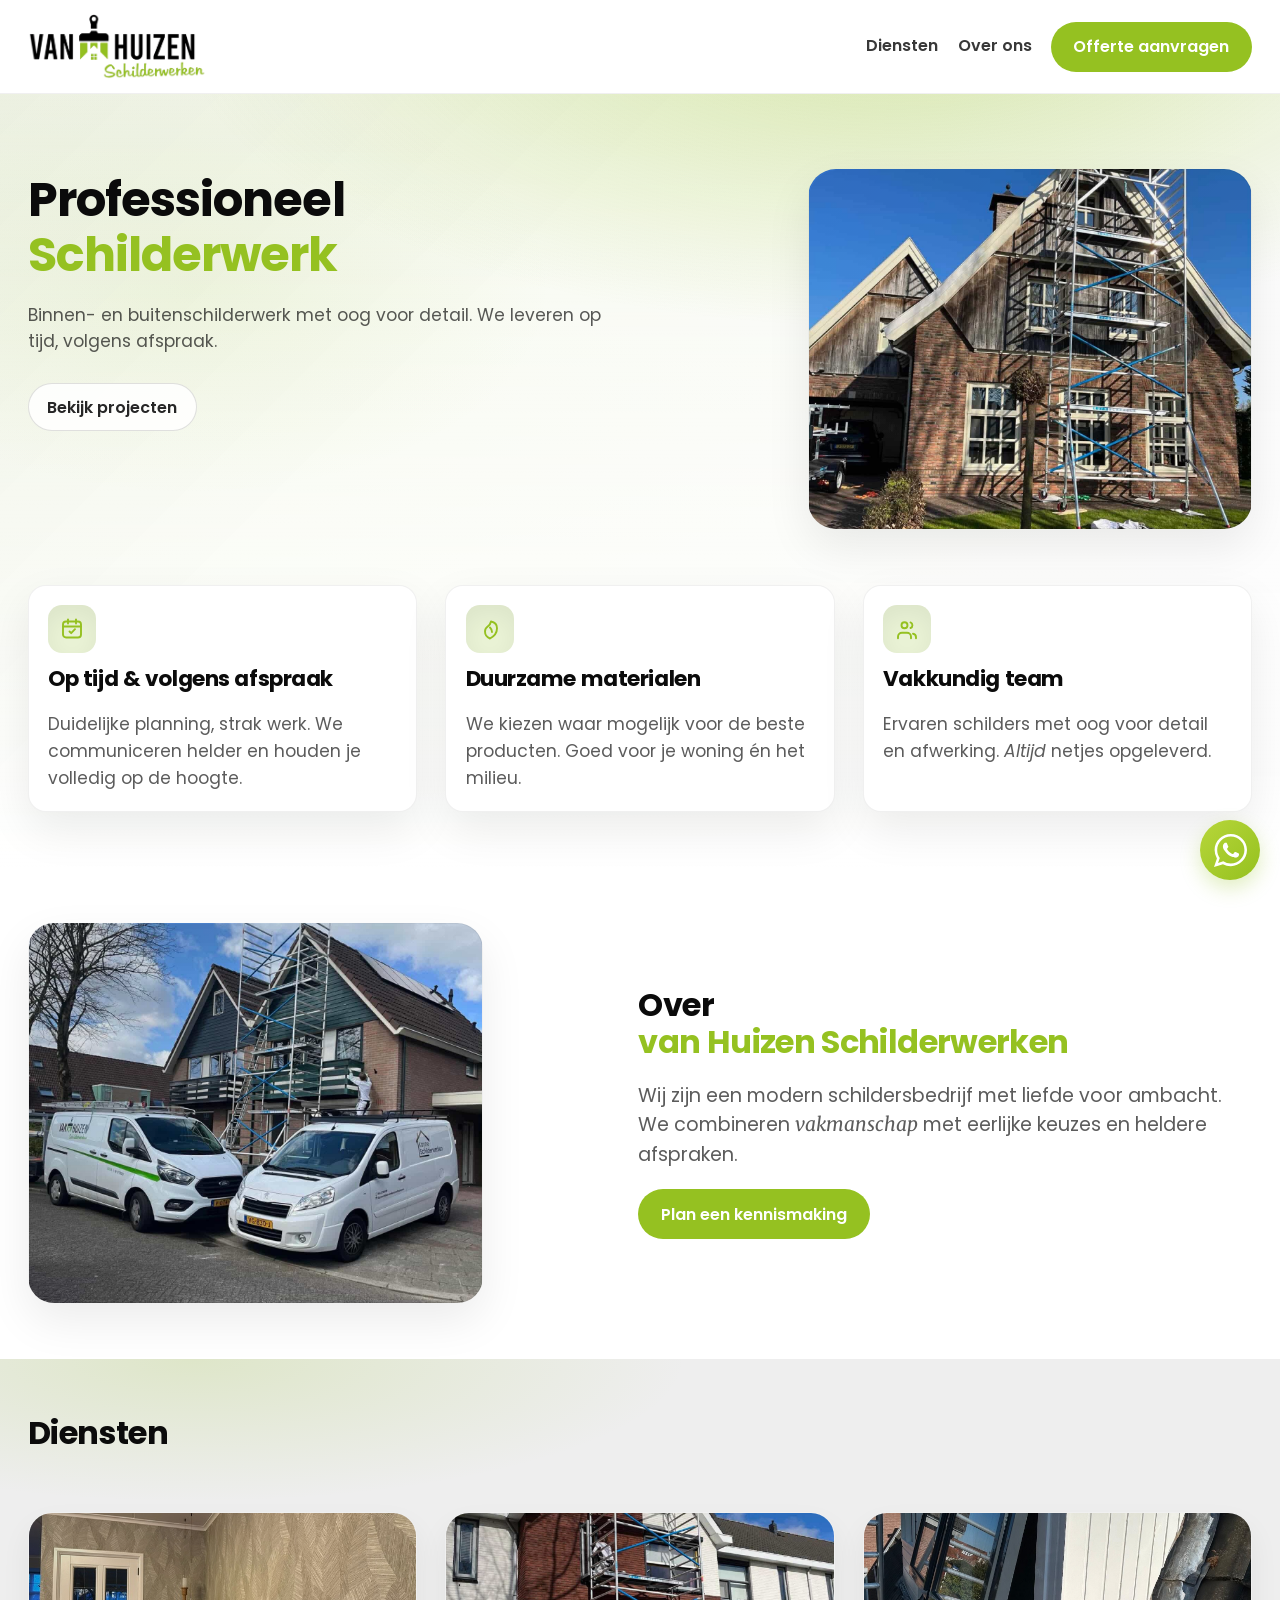
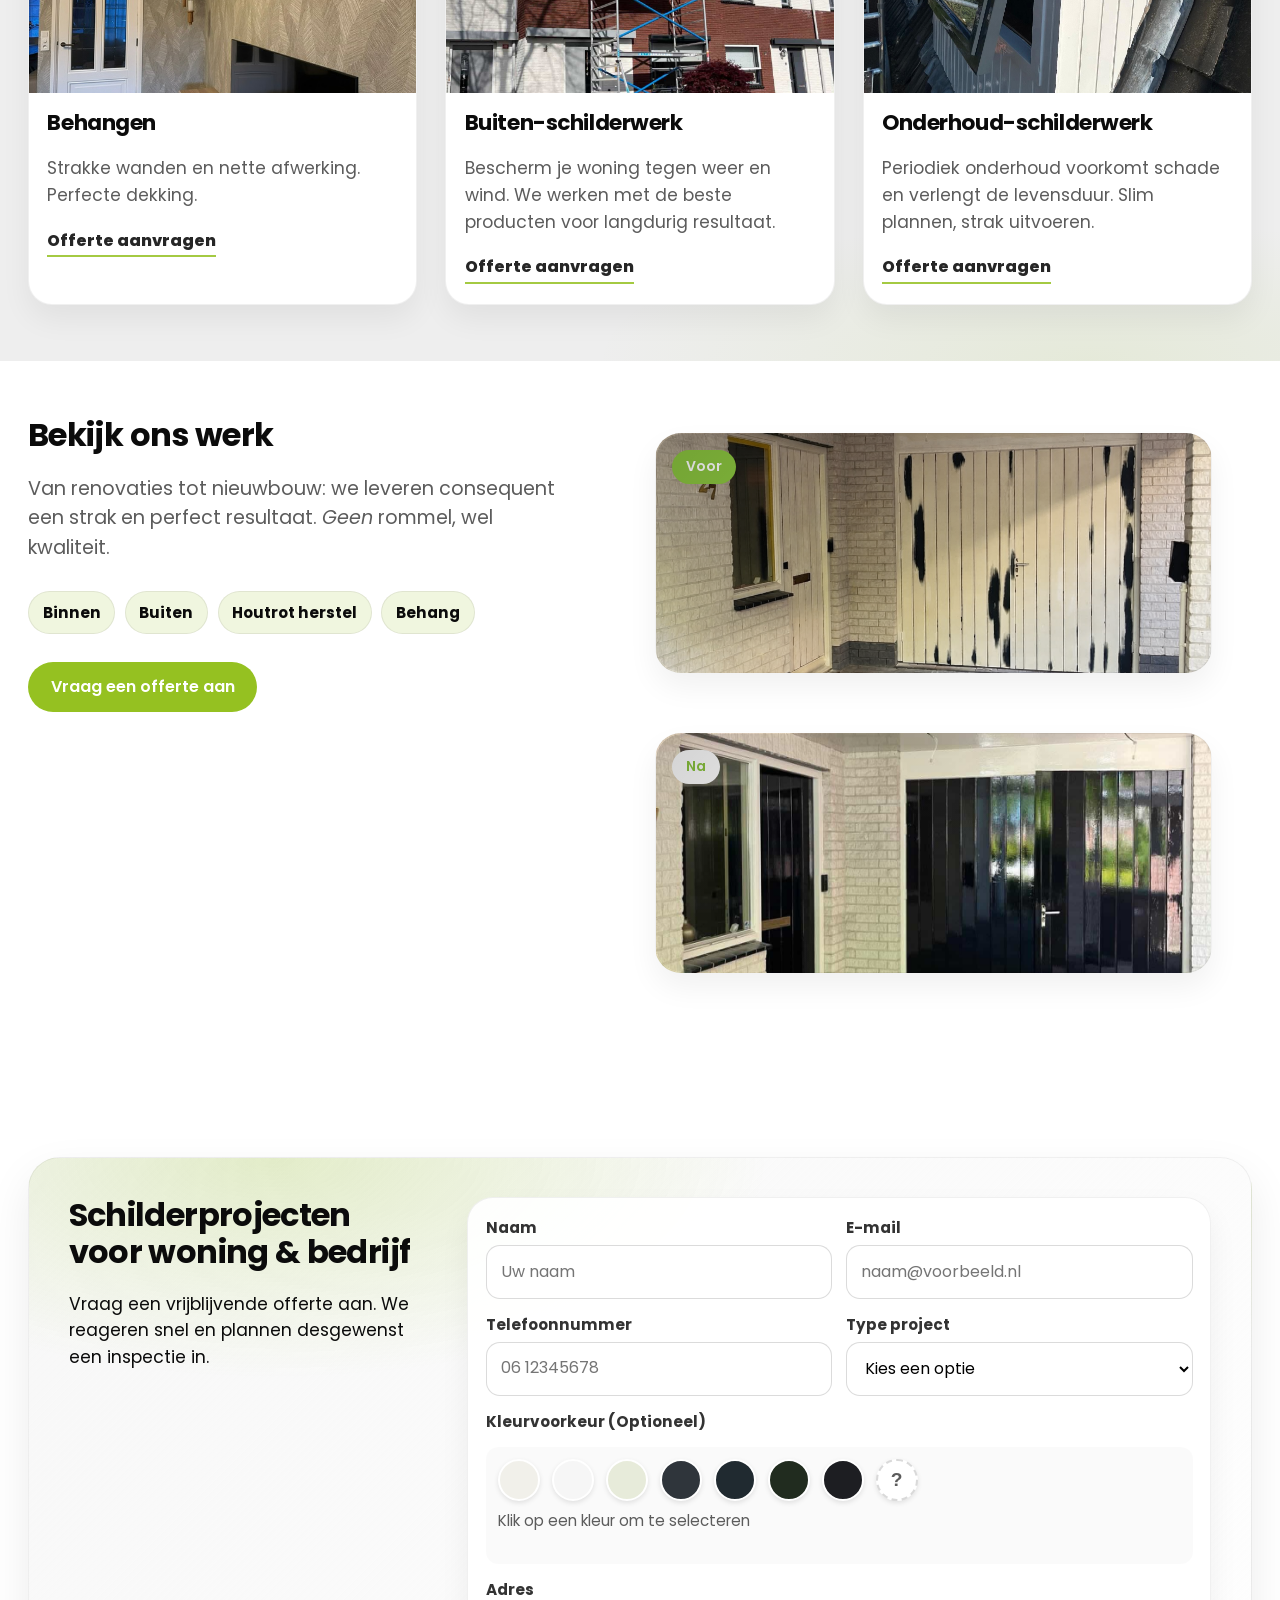
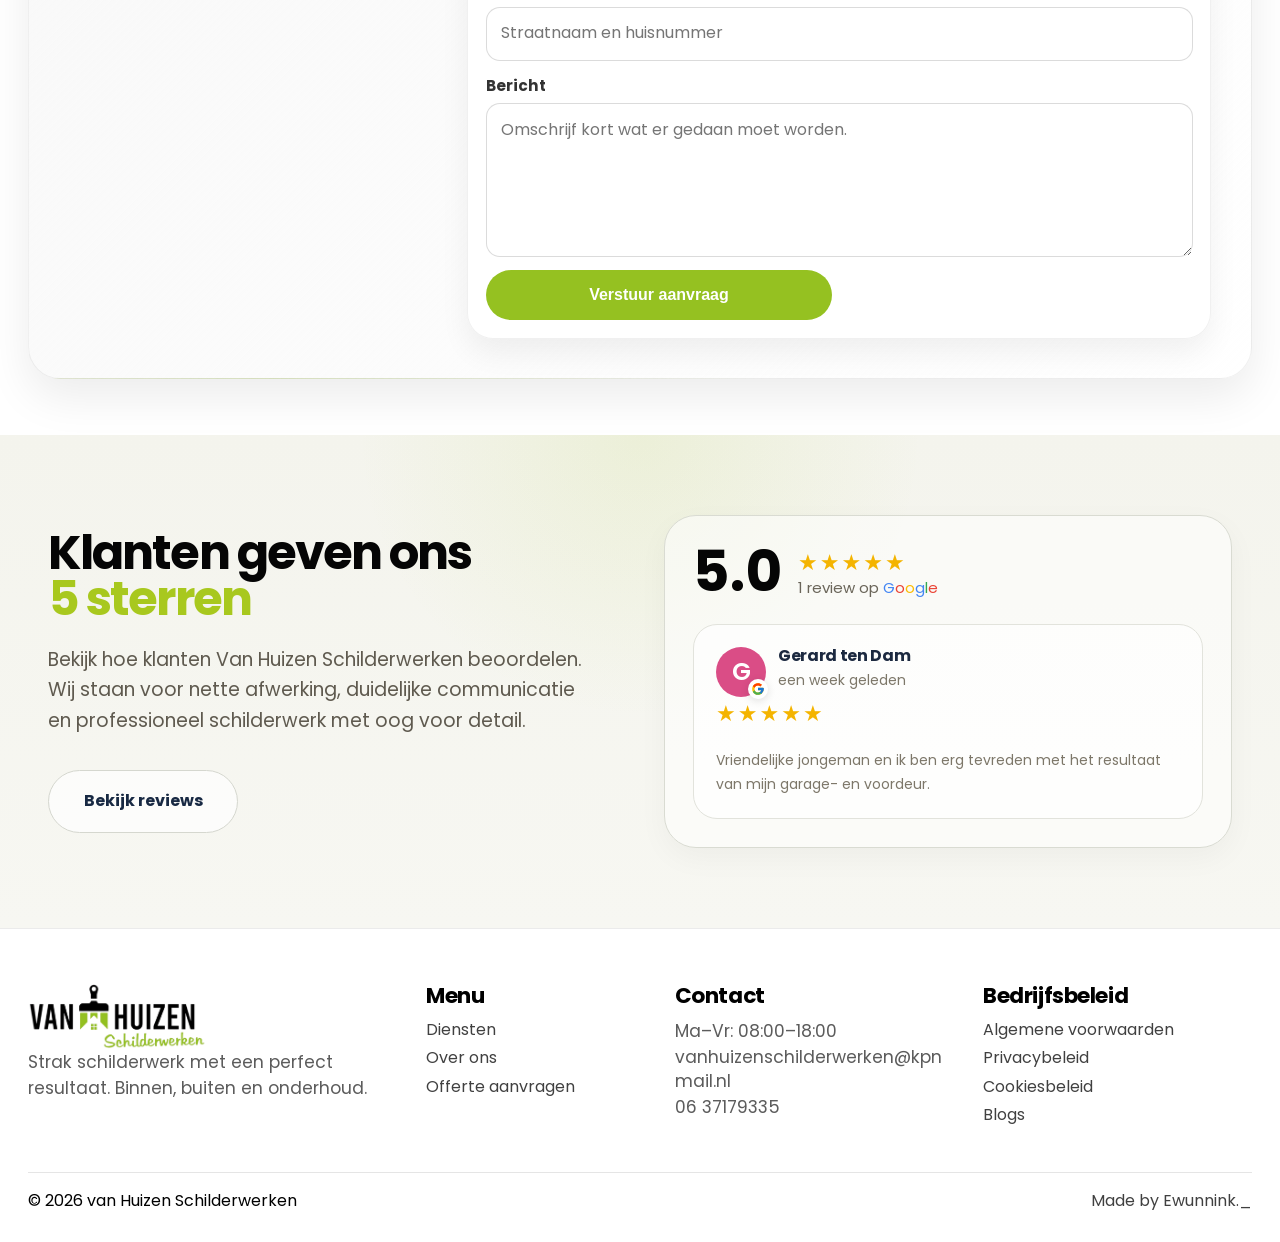
<file: index.html>
<!doctype html>
<html lang="nl">
<head>
  <meta name="robots" content="index, follow">
  <meta charset="utf-8" />
  <meta name="viewport" content="width=device-width, initial-scale=1" />

  <title>Schilderbedrijf Twente | van Huizen Schilderwerken</title>

  <meta name="google-site-verification" content="bvJwvPbjiTmtME2y1lWg0IawbcAVw1t3WvOmk6otl0c">
  <link rel="icon" href="/favicon-vhs.png" type="image/png">

  <meta
    name="description"
    content="van Huizen Schilderwerken is hét schilderbedrijf in Twente voor binnen- en buitenschilderwerk, onderhoud, behangen en strak resultaat. Vraag vrijblijvend een offerte aan."
  />

  <link rel="canonical" href="https://vanhuizenschilderwerken.nl/" />

  <link rel="preconnect" href="https://fonts.googleapis.com">
  <link rel="preconnect" href="https://fonts.gstatic.com" crossorigin>

  <link
    href="https://fonts.googleapis.com/css2?family=Merriweather:ital,wght@0,400;0,700;1,400;1,700&family=Poppins:wght@300;400;500;600;700&display=swap"
    rel="stylesheet"
  >

  <link
    href="https://fonts.googleapis.com/css2?family=Kalam:wght@700&display=swap"
    rel="stylesheet"
  >

  <link rel="stylesheet" href="styles.css" />

  <script type="application/ld+json">
  {
    "@context": "https://schema.org",
    "@type": "PaintingContractor",
    "name": "Van Huizen Schilderwerken",
    "image": "https://vanhuizenschilderwerken.nl/Logo van Huizen schilderwerken.png",
    "url": "https://vanhuizenschilderwerken.nl",
    "telephone": "+31637179335",
    "areaServed": {
      "@type": "Place",
      "name": "Twente"
    },
    "address": {
      "@type": "PostalAddress",
      "addressLocality": "Twente",
      "addressCountry": "NL"
    }
  }
  </script>
</head>

<body>
  <a class="skip-link" href="#main">Direct naar inhoud</a>

  <header class="site-header">
    <div class="container header-inner">
      <a class="brand" href="/" aria-label="van Huizen schilderwerken - Home">
        <img
          class="brand-logo"
          src="Logo van Huizen schilderwerken.png"
          alt="van Huizen schilderwerken logo"
        >
      </a>

      <nav class="nav" aria-label="Hoofdnavigatie">
        <button
          class="nav-toggle"
          type="button"
          aria-expanded="false"
          aria-controls="navMenu"
        >
          <span class="nav-toggle-lines" aria-hidden="true"></span>
          <span class="sr-only">Menu</span>
        </button>

        <div id="navMenu" class="nav-menu">
          <a href="/diensten/">Diensten</a>
          <a href="/over-ons/">Over ons</a>
          <a href="/offerte-aanvragen/" class="btn btn-primary">Offerte aanvragen</a>
        </div>
      </nav>
    </div>
  </header>

  <main id="main">
    <section id="top" class="hero">
      <div class="hero-bg" aria-hidden="true">
        <div class="hero-bg-overlay"></div>
      </div>

      <div class="container hero-grid">
        <div class="hero-copy reveal">
          <h1>
            Professioneel<br>
            <span class="logo-script">Schilderwerk</span>
          </h1>

          <p class="lead">
            Binnen- en buitenschilderwerk met oog voor detail. We leveren op tijd, volgens afspraak.
          </p>

          <div class="hero-actions">
            <a class="btn btn-ghost" href="#projecten">Bekijk projecten</a>
          </div>
        </div>

        <div class="hero-panel reveal" aria-hidden="true">
          <div class="hero-photo"></div>
        </div>
      </div>
   <div class="container usp-row">
        <article class="usp-card reveal">
          <div class="usp-icon usp-icon--afspraak" aria-hidden="true">
            <svg viewBox="0 0 24 24" fill="none" stroke="currentColor" stroke-width="1.9" stroke-linecap="round" stroke-linejoin="round">
              <rect x="3" y="5" width="18" height="16" rx="3"></rect>
              <path d="M8 3v4"></path>
              <path d="M16 3v4"></path>
              <path d="M3 10h18"></path>
              <path d="M9.5 15l1.7 1.7 3.8-4"></path>
            </svg>
          </div>

          <h3>Op tijd & volgens afspraak</h3>
          <p>Duidelijke planning, strak werk. We communiceren helder en houden je volledig op de hoogte.</p>
        </article>

        <article class="usp-card reveal">
          <div class="usp-icon usp-icon--duurzaam" aria-hidden="true">
            <svg viewBox="0 0 24 24" fill="none" stroke="currentColor" stroke-width="1.9" stroke-linecap="round" stroke-linejoin="round">
              <path d="M12 21c4.5-2.5 7-6.1 7-10.3C19 7 16.5 4.6 13 4c-.4 2.1-1.5 3.7-3.3 5C8 10.2 7 11.9 7 14c0 3.6 2.3 5.9 5 7z"></path>
              <path d="M12 10c1.4 1.4 2 2.8 2 4.5"></path>
            </svg>
          </div>

          <h3>Duurzame materialen</h3>
          <p>We kiezen waar mogelijk voor de beste producten. Goed voor je woning én het milieu.</p>
        </article>

        <article class="usp-card reveal">
          <div class="usp-icon usp-icon--team" aria-hidden="true">
            <svg viewBox="0 0 24 24" fill="none" stroke="currentColor" stroke-width="1.9" stroke-linecap="round" stroke-linejoin="round">
              <path d="M16 21v-1.5a4 4 0 0 0-4-4H7a4 4 0 0 0-4 4V21"></path>
              <circle cx="9.5" cy="8" r="3"></circle>
              <path d="M21 21v-1a3.5 3.5 0 0 0-3-3.5"></path>
              <path d="M15.5 5.2a3 3 0 0 1 0 5.6"></path>
            </svg>
          </div>

          <h3>Vakkundig team</h3>
          <p>Ervaren schilders met oog voor detail en afwerking. <em>Altijd</em> netjes opgeleverd.</p>
        </article>
      </div>
    </section>

    <section id="over-ons" class="section">
      <div class="container about-grid">
        <div class="about-media reveal" aria-hidden="true">
          <div class="media-card media-card--tall"></div>
        </div>

        <div class="about-copy reveal">
          <h2>
            Over <br>
            <span class="logo-script">van Huizen Schilderwerken</span>
          </h2>

          <p class="section-lead">
            Wij zijn een modern schildersbedrijf met liefde voor ambacht.
            We combineren <span class="serif-italic">vakmanschap</span> met eerlijke keuzes en heldere afspraken.
          </p>

          <div class="about-actions">
            <a class="btn btn-primary" href="#contact">Plan een kennismaking</a>
          </div>
        </div>
      </div>
    </section>

    <section id="diensten" class="section section-soft">
      <div class="container">
        <div class="section-head reveal">
          <h2>Diensten</h2>
        </div>

        <div class="cards-3">
          <article class="service-card reveal">
            <div class="service-media service-media--1" aria-hidden="true"></div>

            <div class="service-body">
              <h3>Behangen</h3>
              <p>Strakke wanden en nette afwerking. Perfecte dekking.</p>
              <a class="link" href="#contact">Offerte aanvragen</a>
            </div>
          </article>

          <article class="service-card reveal">
            <div class="service-media service-media--2" aria-hidden="true"></div>

            <div class="service-body">
              <h3>Buiten-schilderwerk</h3>
              <p>Bescherm je woning tegen weer en wind. We werken met de beste producten voor langdurig resultaat.</p>
              <a class="link" href="#contact">Offerte aanvragen</a>
            </div>
          </article>

          <article class="service-card reveal">
            <div class="service-media service-media--3" aria-hidden="true"></div>

            <div class="service-body">
              <h3>Onderhoud-schilderwerk</h3>
              <p>Periodiek onderhoud voorkomt schade en verlengt de levensduur. Slim plannen, strak uitvoeren.</p>
              <a class="link" href="#contact">Offerte aanvragen</a>
            </div>
          </article>
        </div>
      </div>
    </section>

    <section id="projecten" class="section">
      <div class="container projects-grid">
        <div class="projects-copy reveal">
          <h2>Bekijk ons werk</h2>

          <p class="section-lead">
            Van renovaties tot nieuwbouw: we leveren consequent een strak en perfect resultaat.
            <em>Geen</em> rommel, wel kwaliteit.
          </p>

          <div class="pill-row">
            <span class="pill">Binnen</span>
            <span class="pill">Buiten</span>
            <span class="pill">Houtrot herstel</span>
            <span class="pill">Behang</span>
          </div>

          <a class="btn btn-primary" href="#contact">Vraag een offerte aan</a>
        </div>

        <div class="projects-gallery reveal" aria-label="Projecten galerij">
          <figure class="project-tile project-tile--c" role="img" aria-label="Voor schilderwerk">
            <span class="project-label">Voor</span>
          </figure>

          <figure class="project-tile project-tile--d" role="img" aria-label="Na schilderwerk">
            <span class="project-label project-label--after">Na</span>
          </figure>
        </div>
      </div>
    </section>

    <section class="section">
      <div class="container">
        <div id="contact" class="big-cta reveal">
          <div class="big-cta-copy">
            <h2>Schilderprojecten voor woning & bedrijf</h2>
            <p>Vraag een vrijblijvende offerte aan. We reageren snel en plannen desgewenst een inspectie in.</p>
          </div>

          <form class="form" autocomplete="on">
            <div class="field">
              <label for="naam">Naam</label>
              <input id="naam" name="naam" type="text" placeholder="Uw naam" required />
            </div>

            <div class="field">
              <label for="email">E-mail</label>
              <input id="email" name="email" type="email" placeholder="naam@voorbeeld.nl" required />
            </div>

            <div class="field">
              <label for="telefoon">Telefoonnummer</label>
              <input id="telefoon" name="telefoon" type="tel" placeholder="06 12345678" required />
            </div>

            <div class="field">
              <label for="dienst">Type project</label>
              <select id="dienst" name="dienst" required>
                <option value="" disabled selected>Kies een optie</option>
                <option>Binnen schilderwerk</option>
                <option>Buiten schilderwerk</option>
                <option>Onderhoud schilderwerk</option>
                <option>Glaszetten</option>
                <option>Houtrotreparatie</option>
                <option>Sauswerk</option>
                <option>Behangen</option>
                <option>Herstelwerk</option>
                <option>Spuitwerk</option>
                <option>Overig</option>
              </select>
            </div>

            <div class="field field--full">
              <label>Kleurvoorkeur (Optioneel)</label>

              <div class="color-swatch-container">
                <input type="hidden" name="gekozen_ral_kleur" id="selected-ral" value="Nog geen keuze">

                <div class="swatches">
                  <button type="button" class="swatch" data-name="RAL 9010 (Zuiver wit)" title="RAL 9010" style="background-color: #F1F0EA;"></button>
                  <button type="button" class="swatch" data-name="RAL 9016 (Verkeerswit)" title="RAL 9016" style="background-color: #F6F6F6;"></button>
                  <button type="button" class="swatch" data-name="RAL 9001 (Crèmewit)" title="RAL 9001" style="background-color: #E7EBDA;"></button>
                  <button type="button" class="swatch" data-name="RAL 7016 (Antraciet)" title="RAL 7016" style="background-color: #2F353B;"></button>
                  <button type="button" class="swatch" data-name="RAL 7021 (Zwartgrijs)" title="RAL 7021" style="background-color: #202A30;"></button>
                  <button type="button" class="swatch" data-name="RAL 6009 (Dennengroen)" title="RAL 6009" style="background-color: #212C1F;"></button>
                  <button type="button" class="swatch" data-name="RAL 9005 (Gitzwart)" title="RAL 9005" style="background-color: #1D1E22;"></button>
                  <button type="button" class="swatch-other" id="btn-custom-color" title="Andere kleur">?</button>
                </div>

                <p id="color-display-name" class="fineprint">Klik op een kleur om te selecteren</p>

                <input
                  type="text"
                  id="custom-color-input"
                  name="andere_kleur"
                  placeholder="Voer RAL code of kleurnaam in..."
                  style="display:none; margin-top: 10px; width: 100%; padding: 0.8rem; border-radius: 8px; border: 1px solid rgba(0,0,0,0.1);"
                >
              </div>
            </div>

            <div class="field field--full">
              <label for="adres">Adres</label>
              <input id="adres" name="adres" type="text" placeholder="Straatnaam en huisnummer" />
            </div>

            <div class="field field--full">
              <label for="bericht">Bericht</label>
              <textarea id="bericht" name="bericht" rows="5" placeholder="Omschrijf kort wat er gedaan moet worden." required></textarea>
            </div>

            <button class="btn btn-primary btn-block" type="submit">Verstuur aanvraag</button>
          </form>
        </div>
      </div>
    </section>

    <section class="reviews-section" id="reviews">
      <div class="container reviews-container">
        <div class="reviews-left">
          <h1 class="reviews-title">
            Klanten geven ons
            <span>5 sterren</span>
          </h1>

          <p class="reviews-description">
            Bekijk hoe klanten Van Huizen Schilderwerken beoordelen. Wij staan voor
            nette afwerking, duidelijke communicatie en professioneel schilderwerk
            met oog voor detail.
          </p>

          <a
            href="https://www.google.com/search?q=van+Huizen+schilderwerken+Reviews&tbm=lcl"
            target="_blank"
            rel="noopener noreferrer"
            class="reviews-button"
          >
            Bekijk reviews
          </a>
        </div>

        <div class="reviews-right">
          <div class="reviews-card">
            <div class="reviews-score-row">
              <div class="reviews-score">5.0</div>

              <div class="reviews-score-info">
                <div class="reviews-stars">★★★★★</div>

                <div class="reviews-google-text">
                  1 review op
                  <span class="google-word">
                    <span class="g-blue">G</span><span class="g-red">o</span><span class="g-yellow">o</span><span class="g-blue">g</span><span class="g-green">l</span><span class="g-red">e</span>
                  </span>
                </div>
              </div>
            </div>

            <div class="mini-card">
              <div class="review-person">
                <div class="avatar-wrap">
                  <div class="avatar">G</div>

                  <div class="google-badge">
                    <svg viewBox="0 0 48 48" width="14" height="14" aria-hidden="true">
                      <path fill="#FFC107" d="M43.6 20.5H42V20H24v8h11.3C33.7 32.7 29.3 36 24 36c-6.6 0-12-5.4-12-12S17.4 12 24 12c3 0 5.8 1.1 7.9 3l5.7-5.7C34.1 6.1 29.3 4 24 4 12.9 4 4 12.9 4 24s8.9 20 20 20 20-8.9 20-20c0-1.3-.1-2.3-.4-3.5z"/>
                      <path fill="#FF3D00" d="M6.3 14.7l6.6 4.8C14.7 15.1 18.9 12 24 12c3 0 5.8 1.1 7.9 3l5.7-5.7C34.1 6.1 29.3 4 24 4c-7.7 0-14.3 4.3-17.7 10.7z"/>
                      <path fill="#4CAF50" d="M24 44c5.2 0 10-2 13.5-5.2l-6.2-5.2C29.3 35.1 26.8 36 24 36c-5.3 0-9.7-3.3-11.3-8l-6.5 5C9.5 39.5 16.2 44 24 44z"/>
                      <path fill="#1976D2" d="M43.6 20.5H42V20H24v8h11.3c-1.1 3.1-3.3 5.5-6 7l6.2 5.2C39 36.9 44 31 44 24c0-1.3-.1-2.3-.4-3.5z"/>
                    </svg>
                  </div>
                </div>

                <div>
                  <h3>Gerard ten Dam</h3>
                  <p>een week geleden</p>
                </div>
              </div>

              <div class="mini-stars">★★★★★</div>

              <p class="review-text">
                Vriendelijke jongeman en ik ben erg tevreden met het resultaat van
                mijn garage- en voordeur.
              </p>
            </div>
          </div>
        </div>
      </div>
    </section>
  </main>

  <footer class="footer">
    <div class="container footer-grid">
      <div>
        <a class="brand brand--footer" href="#top" aria-label="van Huizen schilderwerken">
          <img
            class="brand-logo"
            src="Logo van Huizen schilderwerken.png"
            alt="van Huizen schilderwerken logo"
          >
        </a>

        <p class="muted">Strak schilderwerk met een perfect resultaat. Binnen, buiten en onderhoud.</p>
      </div>

      <div class="footer-col">
        <h3>Menu</h3>
        <a href="/diensten/">Diensten</a>
        <a href="/over-ons/">Over ons</a>
        <a href="/offerte-aanvragen/">Offerte aanvragen</a>
      </div>

      <div class="footer-col">
        <h3>Contact</h3>
        <p class="muted">Ma–Vr: 08:00–18:00</p>
        <p class="muted">vanhuizenschilderwerken@kpnmail.nl</p>
        <p class="muted">06 37179335</p>
      </div>

      <div class="footer-col">
        <h3>Bedrijfsbeleid</h3>
        <a href="/algemene-voorwaarden/">Algemene voorwaarden</a>
        <a href="/privacybeleid/">Privacybeleid</a>
        <a href="/cookiesbeleid/">Cookiesbeleid</a>
        <a href="/blog-twente/">Blogs</a>
      </div>
    </div>

    <div class="container footer-bottom">
      <span>© <span id="year"></span> van Huizen Schilderwerken</span>

      <a
        href="https://www.instagram.com/ewunnink._/"
        target="_blank"
        rel="noopener noreferrer"
        class="made-by"
      >
        Made by Ewunnink._
      </a>
    </div>
  </footer>

  <div class="whatsapp-wrapper">
    <button
      id="huizen-whatsapp-button"
      class="whatsapp-button"
      aria-label="Open WhatsApp chat"
      type="button"
    >
      <svg xmlns="http://www.w3.org/2000/svg" width="33" height="33" viewBox="0 0 24 24" fill="white" aria-hidden="true">
        <path d="M24 11.7c0 6.45-5.27 11.68-11.78 11.68-2.07 0-4-.53-5.7-1.45L0 24l2.13-6.27a11.57 11.57 0 0 1-1.7-6.04C.44 5.23 5.72 0 12.23 0 18.72 0 24 5.23 24 11.7M12.22 1.85c-5.46 0-9.9 4.41-9.9 9.83 0 2.15.7 4.14 1.88 5.76L2.96 21.1l3.8-1.2a9.9 9.9 0 0 0 5.46 1.62c5.46 0 9.9-4.4 9.9-9.83a9.88 9.88 0 0 0-9.9-9.83m5.95 12.52c-.08-.12-.27-.19-.56-.33-.28-.14-1.7-.84-1.97-.93-.26-.1-.46-.15-.65.14-.2.29-.75.93-.91 1.12-.17.2-.34.22-.63.08-.29-.15-1.22-.45-2.32-1.43a8.64 8.64 0 0 1-1.6-1.98c-.18-.29-.03-.44.12-.58.13-.13.29-.34.43-.5.15-.17.2-.3.29-.48.1-.2.05-.36-.02-.5-.08-.15-.65-1.56-.9-2.13-.24-.58-.48-.48-.64-.48-.17 0-.37-.03-.56-.03-.2 0-.5.08-.77.36-.26.29-1 .98-1 2.4 0 1.4 1.03 2.76 1.17 2.96.14.19 2 3.17 4.93 4.32 2.94 1.15 2.94.77 3.47.72.53-.05 1.7-.7 1.95-1.36.24-.67.24-1.25.17-1.37"></path>
      </svg>
    </button>

    <div
      id="huizen-whatsapp-chat"
      class="whatsapp-chat"
      role="dialog"
      aria-modal="true"
      aria-labelledby="huizen-whatsapp-title"
    >
      <div class="whatsapp-chat-header">
        <img
          src="Logo van Huizen schilderwerken.png"
          width="60"
          height="60"
          alt="van Huizen schilderwerken logo"
        >

        <div class="whatsapp-chat-header-text">
          <h3 id="huizen-whatsapp-title">van Huizen schilderwerken</h3>
          <p>De snelste manier om contact met ons op te nemen</p>
        </div>

        <button id="huizen-chat-close" class="whatsapp-chat-close" type="button" aria-label="Sluiten">✕</button>
      </div>

      <div class="whatsapp-chat-body">
        <p>Hey 👋 Waar kunnen we je mee helpen?</p>
      </div>

      <div class="whatsapp-chat-footer">
        <input
          id="huizen-chat-input"
          type="text"
          placeholder="Typ een bericht..."
          aria-label="Typ een WhatsApp bericht"
        >

        <button id="huizen-chat-send" class="whatsapp-send-button" type="button" aria-label="Versturen">
          <svg
            xmlns="http://www.w3.org/2000/svg"
            width="20"
            height="20"
            viewBox="0 0 24 24"
            fill="none"
            stroke="currentColor"
            stroke-width="2"
            stroke-linecap="round"
            stroke-linejoin="round"
          >
            <line x1="22" y1="2" x2="11" y2="13"></line>
            <polygon points="22 2 15 22 11 13 2 9 22 2"></polygon>
          </svg>
        </button>
      </div>
    </div>
  </div>

  <script src="script.js"></script>
</body>
</html>
</file>
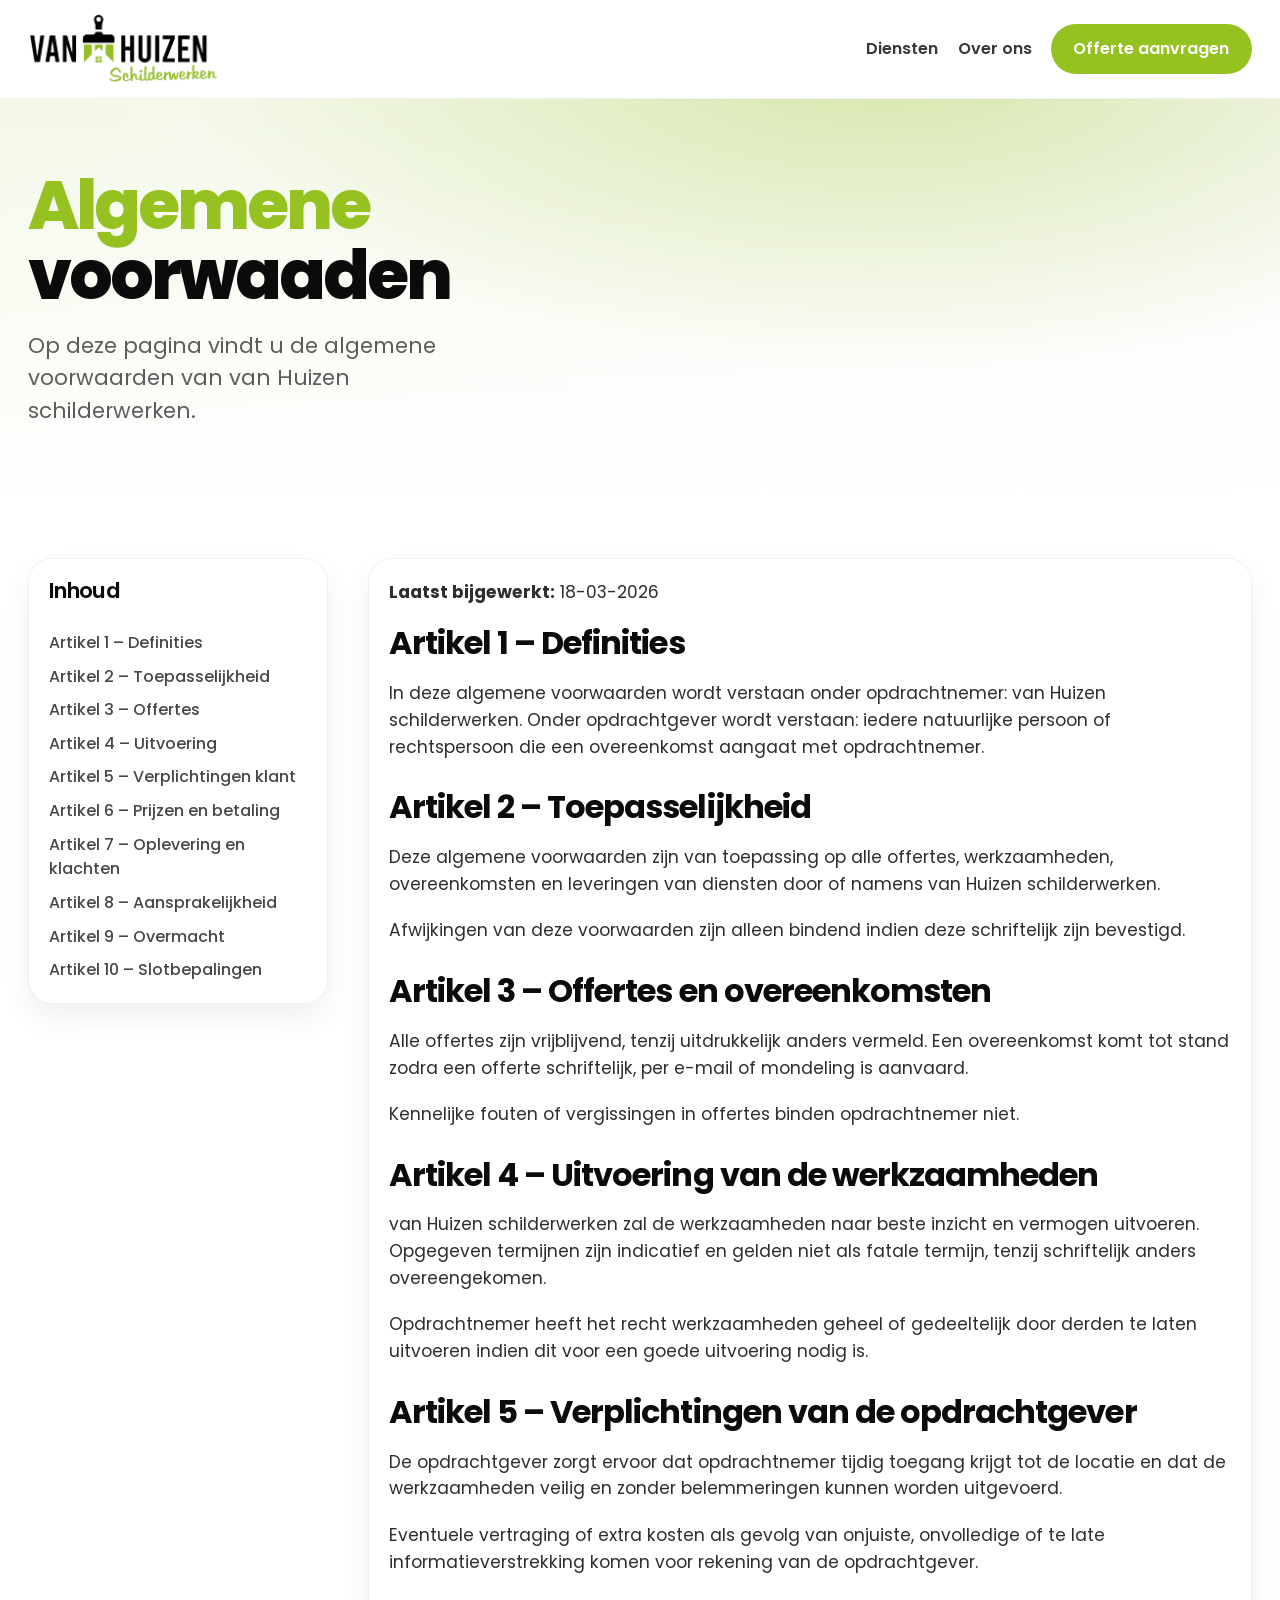
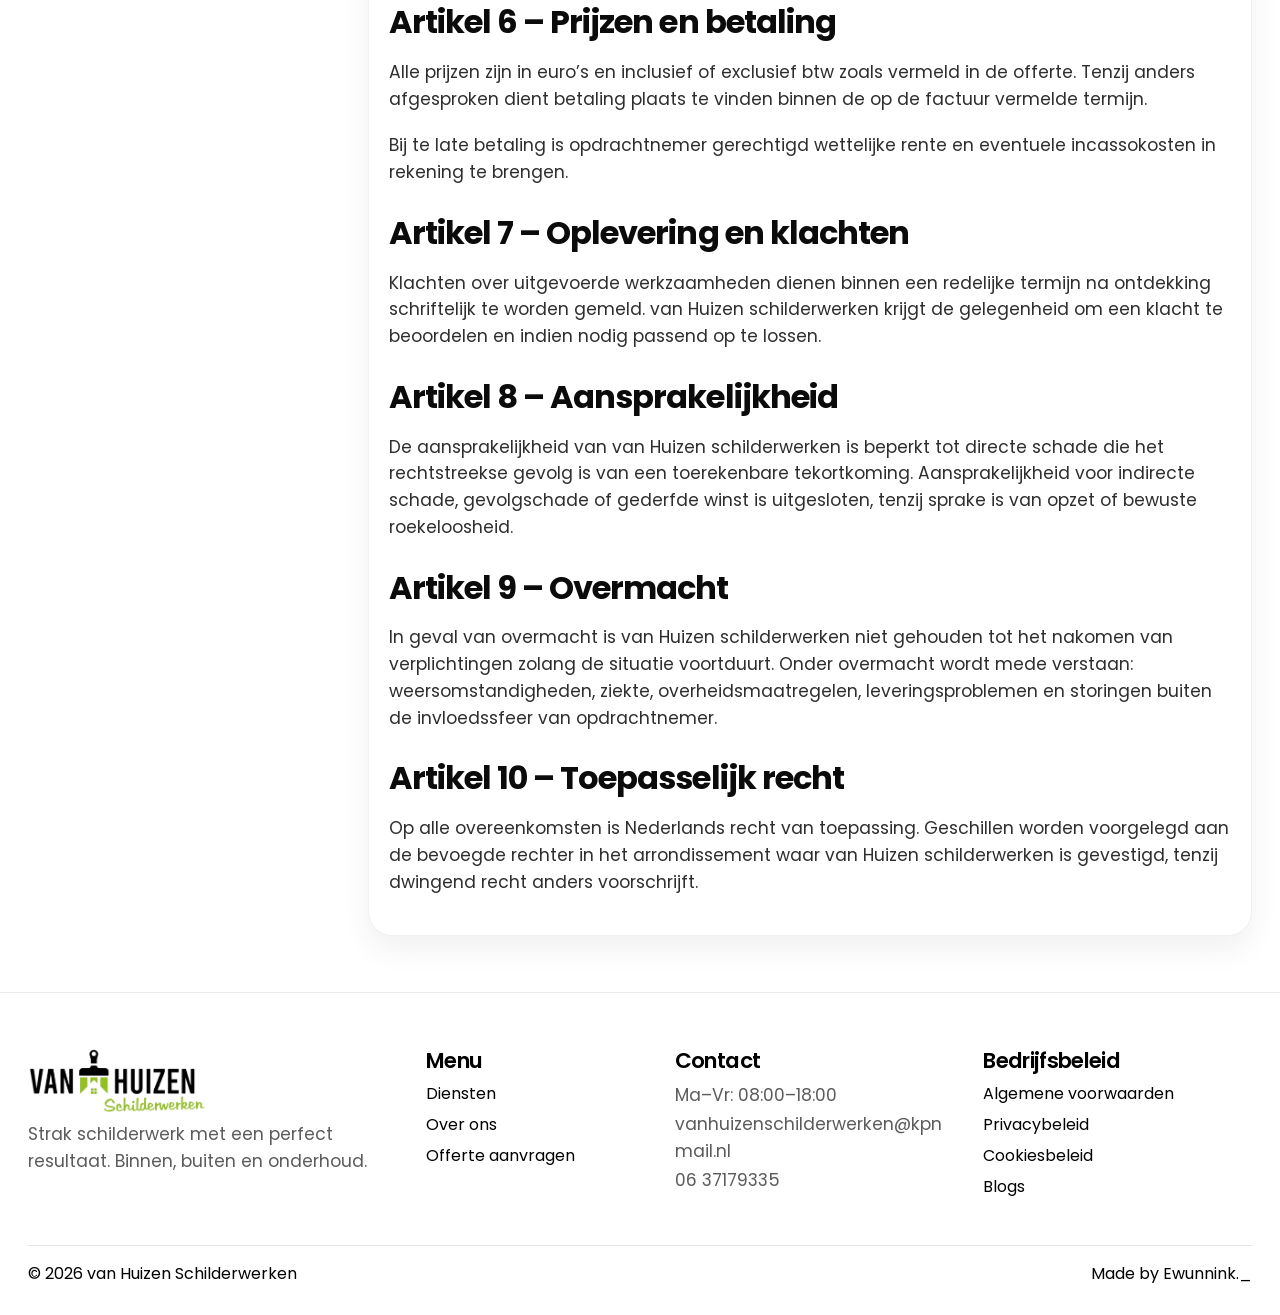
<file: algemene-voorwaarden.html>
<!doctype html>
<html lang="nl">
<head>
  <meta charset="utf-8" />
  <meta name="viewport" content="width=device-width, initial-scale=1" />
  <title>Algemene Voorwaarden | van Huizen Schilderwerken</title>
  <link rel="icon" type="image/png" sizes="32x32" href="/favicon-vhs-8.png">
  <meta name="description" content="Lees de algemene voorwaarden van van Huizen Schilderwerken voor onze diensten, offertes, werkzaamheden en afspraken." />
  <link rel="canonical" href="https://vanhuizenschilderwerken.nl/algemene-voorwaarden." />
  <link rel="preconnect" href="https://fonts.gstatic.com" crossorigin>
  <link href="https://fonts.googleapis.com/css2?family=Merriweather:ital,wght@0,400;0,700;1,400;1,700&family=Poppins:wght@300;400;500;600;700&display=swap" rel="stylesheet">
  <link rel="stylesheet" href="legal.css" />
  <link rel="preconnect" href="https://fonts.googleapis.com">
<link rel="preconnect" href="https://fonts.gstatic.com" crossorigin>
<link href="https://fonts.googleapis.com/css2?family=Poppins:wght@400;500;600;700;800&display=swap" rel="stylesheet">
</head>
<body>
  <a class="skip-link" href="/">Direct naar inhoud</a>

  <header class="site-header" data-elevate>
    <div class="container header-inner">
      <a class="brand" href="/" aria-label="van Huizen schilderwerken - Home">
        <img class="brand-logo brand-logo--footer" src="Logo van Huizen schilderwerken.png" alt="van Huizen schilderwerken logo">
      </a>

      <nav class="nav" aria-label="Hoofdnavigatie">
        <button class="nav-toggle" type="button" aria-expanded="false" aria-controls="navMenu">
          <span class="nav-toggle-lines" aria-hidden="true"></span>
          <span class="sr-only">Menu</span>
        </button>

         <div id="navMenu" class="nav-menu">
          <a href="/diensten/">Diensten</a>
          <a href="/over-ons/">Over ons</a>
          <a href="/offerte-aanvragen/" class="btn btn-primary">Offerte aanvragen</a>
        </div>
      </nav>
    </div>
  </header>

  <main id="main">
    <section class="legal-hero">
      <div class="legal-hero-bg" aria-hidden="true"></div>
      <div class="container legal-hero-inner">
        <h1><span class="logo-script">Algemene </span>voorwaaden</h1>
        <p class="section-lead">
          Op deze pagina vindt u de algemene voorwaarden van van Huizen schilderwerken.
        </p>
      </div>
    </section>

    <section class="section">
      <div class="container legal-layout">
        <aside class="legal-aside reveal">
          <div class="legal-card">
            <h3>Inhoud</h3>
            <a href="#artikel-1">Artikel 1 – Definities</a>
            <a href="#artikel-2">Artikel 2 – Toepasselijkheid</a>
            <a href="#artikel-3">Artikel 3 – Offertes</a>
            <a href="#artikel-4">Artikel 4 – Uitvoering</a>
            <a href="#artikel-5">Artikel 5 – Verplichtingen klant</a>
            <a href="#artikel-6">Artikel 6 – Prijzen en betaling</a>
            <a href="#artikel-7">Artikel 7 – Oplevering en klachten</a>
            <a href="#artikel-8">Artikel 8 – Aansprakelijkheid</a>
            <a href="#artikel-9">Artikel 9 – Overmacht</a>
            <a href="#artikel-10">Artikel 10 – Slotbepalingen</a>
          </div>
        </aside>

        <article class="legal-content reveal">
          <div class="legal-card legal-prose">
            <p class="muted"><strong>Laatst bijgewerkt:</strong> <span class="legal-date">18-03-2026</span></p>

            <h2 id="artikel-1">Artikel 1 – Definities</h2>
            <p>
              In deze algemene voorwaarden wordt verstaan onder opdrachtnemer: van Huizen schilderwerken.
              Onder opdrachtgever wordt verstaan: iedere natuurlijke persoon of rechtspersoon die een overeenkomst aangaat met opdrachtnemer.
            </p>

            <h2 id="artikel-2">Artikel 2 – Toepasselijkheid</h2>
            <p>
              Deze algemene voorwaarden zijn van toepassing op alle offertes, werkzaamheden, overeenkomsten en leveringen van diensten door of namens van Huizen schilderwerken.
            </p>
            <p>
              Afwijkingen van deze voorwaarden zijn alleen bindend indien deze schriftelijk zijn bevestigd.
            </p>

            <h2 id="artikel-3">Artikel 3 – Offertes en overeenkomsten</h2>
            <p>
              Alle offertes zijn vrijblijvend, tenzij uitdrukkelijk anders vermeld. Een overeenkomst komt tot stand zodra een offerte schriftelijk, per e-mail of mondeling is aanvaard.
            </p>
            <p>
              Kennelijke fouten of vergissingen in offertes binden opdrachtnemer niet.
            </p>

            <h2 id="artikel-4">Artikel 4 – Uitvoering van de werkzaamheden</h2>
            <p>
              van Huizen schilderwerken zal de werkzaamheden naar beste inzicht en vermogen uitvoeren.
              Opgegeven termijnen zijn indicatief en gelden niet als fatale termijn, tenzij schriftelijk anders overeengekomen.
            </p>
            <p>
              Opdrachtnemer heeft het recht werkzaamheden geheel of gedeeltelijk door derden te laten uitvoeren indien dit voor een goede uitvoering nodig is.
            </p>

            <h2 id="artikel-5">Artikel 5 – Verplichtingen van de opdrachtgever</h2>
            <p>
              De opdrachtgever zorgt ervoor dat opdrachtnemer tijdig toegang krijgt tot de locatie en dat de werkzaamheden veilig en zonder belemmeringen kunnen worden uitgevoerd.
            </p>
            <p>
              Eventuele vertraging of extra kosten als gevolg van onjuiste, onvolledige of te late informatieverstrekking komen voor rekening van de opdrachtgever.
            </p>

            <h2 id="artikel-6">Artikel 6 – Prijzen en betaling</h2>
            <p>
              Alle prijzen zijn in euro’s en inclusief of exclusief btw zoals vermeld in de offerte.
              Tenzij anders afgesproken dient betaling plaats te vinden binnen de op de factuur vermelde termijn.
            </p>
            <p>
              Bij te late betaling is opdrachtnemer gerechtigd wettelijke rente en eventuele incassokosten in rekening te brengen.
            </p>

            <h2 id="artikel-7">Artikel 7 – Oplevering en klachten</h2>
            <p>
              Klachten over uitgevoerde werkzaamheden dienen binnen een redelijke termijn na ontdekking schriftelijk te worden gemeld.
              van Huizen schilderwerken krijgt de gelegenheid om een klacht te beoordelen en indien nodig passend op te lossen.
            </p>

            <h2 id="artikel-8">Artikel 8 – Aansprakelijkheid</h2>
            <p>
              De aansprakelijkheid van van Huizen schilderwerken is beperkt tot directe schade die het rechtstreekse gevolg is van een toerekenbare tekortkoming.
              Aansprakelijkheid voor indirecte schade, gevolgschade of gederfde winst is uitgesloten, tenzij sprake is van opzet of bewuste roekeloosheid.
            </p>

            <h2 id="artikel-9">Artikel 9 – Overmacht</h2>
            <p>
              In geval van overmacht is van Huizen schilderwerken niet gehouden tot het nakomen van verplichtingen zolang de situatie voortduurt.
              Onder overmacht wordt mede verstaan: weersomstandigheden, ziekte, overheidsmaatregelen, leveringsproblemen en storingen buiten de invloedssfeer van opdrachtnemer.
            </p>

            <h2 id="artikel-10">Artikel 10 – Toepasselijk recht</h2>
            <p>
              Op alle overeenkomsten is Nederlands recht van toepassing.
              Geschillen worden voorgelegd aan de bevoegde rechter in het arrondissement waar van Huizen schilderwerken is gevestigd, tenzij dwingend recht anders voorschrijft.
            </p>
          </div>
        </article>
      </div>
    </section>
  </main>

  <footer class="footer">
    <div class="container footer-grid">
      <div>
        <a class="brand brand--footer" href="/" aria-label="van Huizen schilderwerken">
          <img class="brand-logo" src="Logo van Huizen schilderwerken.png" alt="van Huizen schilderwerken logo">
        </a>
        <p class="muted">Strak schilderwerk met een perfect resultaat. Binnen, buiten en onderhoud.</p>
      </div>

      <div class="footer-col">
        <h3>Menu</h3>
        <a href="/diensten/">Diensten</a>
        <a href="/over-ons/">Over ons</a>
         <a href="/offerte-aanvragen/">Offerte aanvragen</a>
      </div>

      <div class="footer-col">
        <h3>Contact</h3>
        <p class="muted">Ma–Vr: 08:00–18:00</p>
        <p class="muted">vanhuizenschilderwerken@kpnmail.nl</p>
        <p class="muted">06 37179335</p>
      </div>

      <div class="footer-col">
        <h3>Bedrijfsbeleid</h3>
        <a href="/algemene-voorwaarden">Algemene voorwaarden</a>
        <a href="/privacybeleid/">Privacybeleid</a>
        <a href="/cookiesbeleid/">Cookiesbeleid</a>
        <a href="/blog-twente/">Blogs</a>
      </div>
    </div>

    <div class="container footer-bottom">
  <span>© <span id="year"></span> van Huizen Schilderwerken</span>

  <a 
    href="https://www.instagram.com/ewunnink._/" 
    target="_blank" 
    rel="noopener noreferrer"
    class="made-by"
  >
    Made by Ewunnink._
  </a>
</div>

  </footer>

  <script src="legal.js"></script>
</body>
</html>
</file>
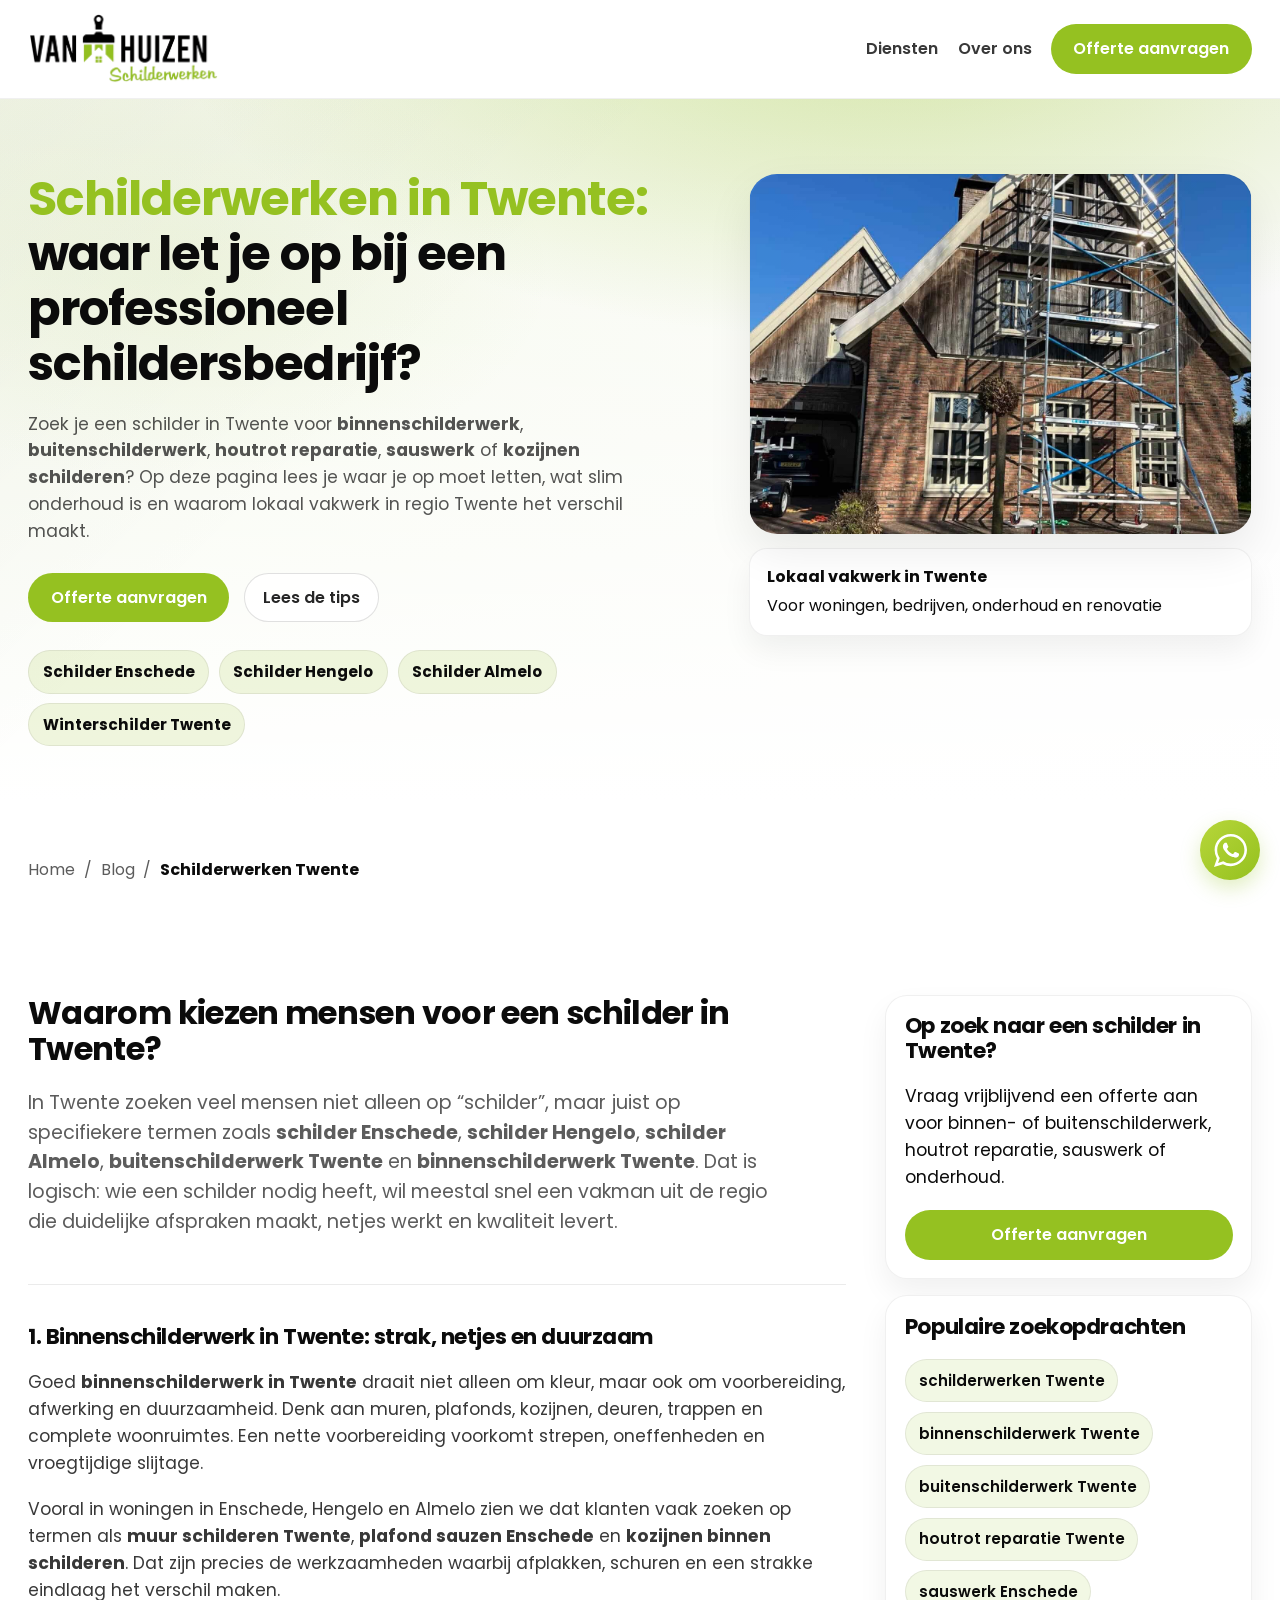
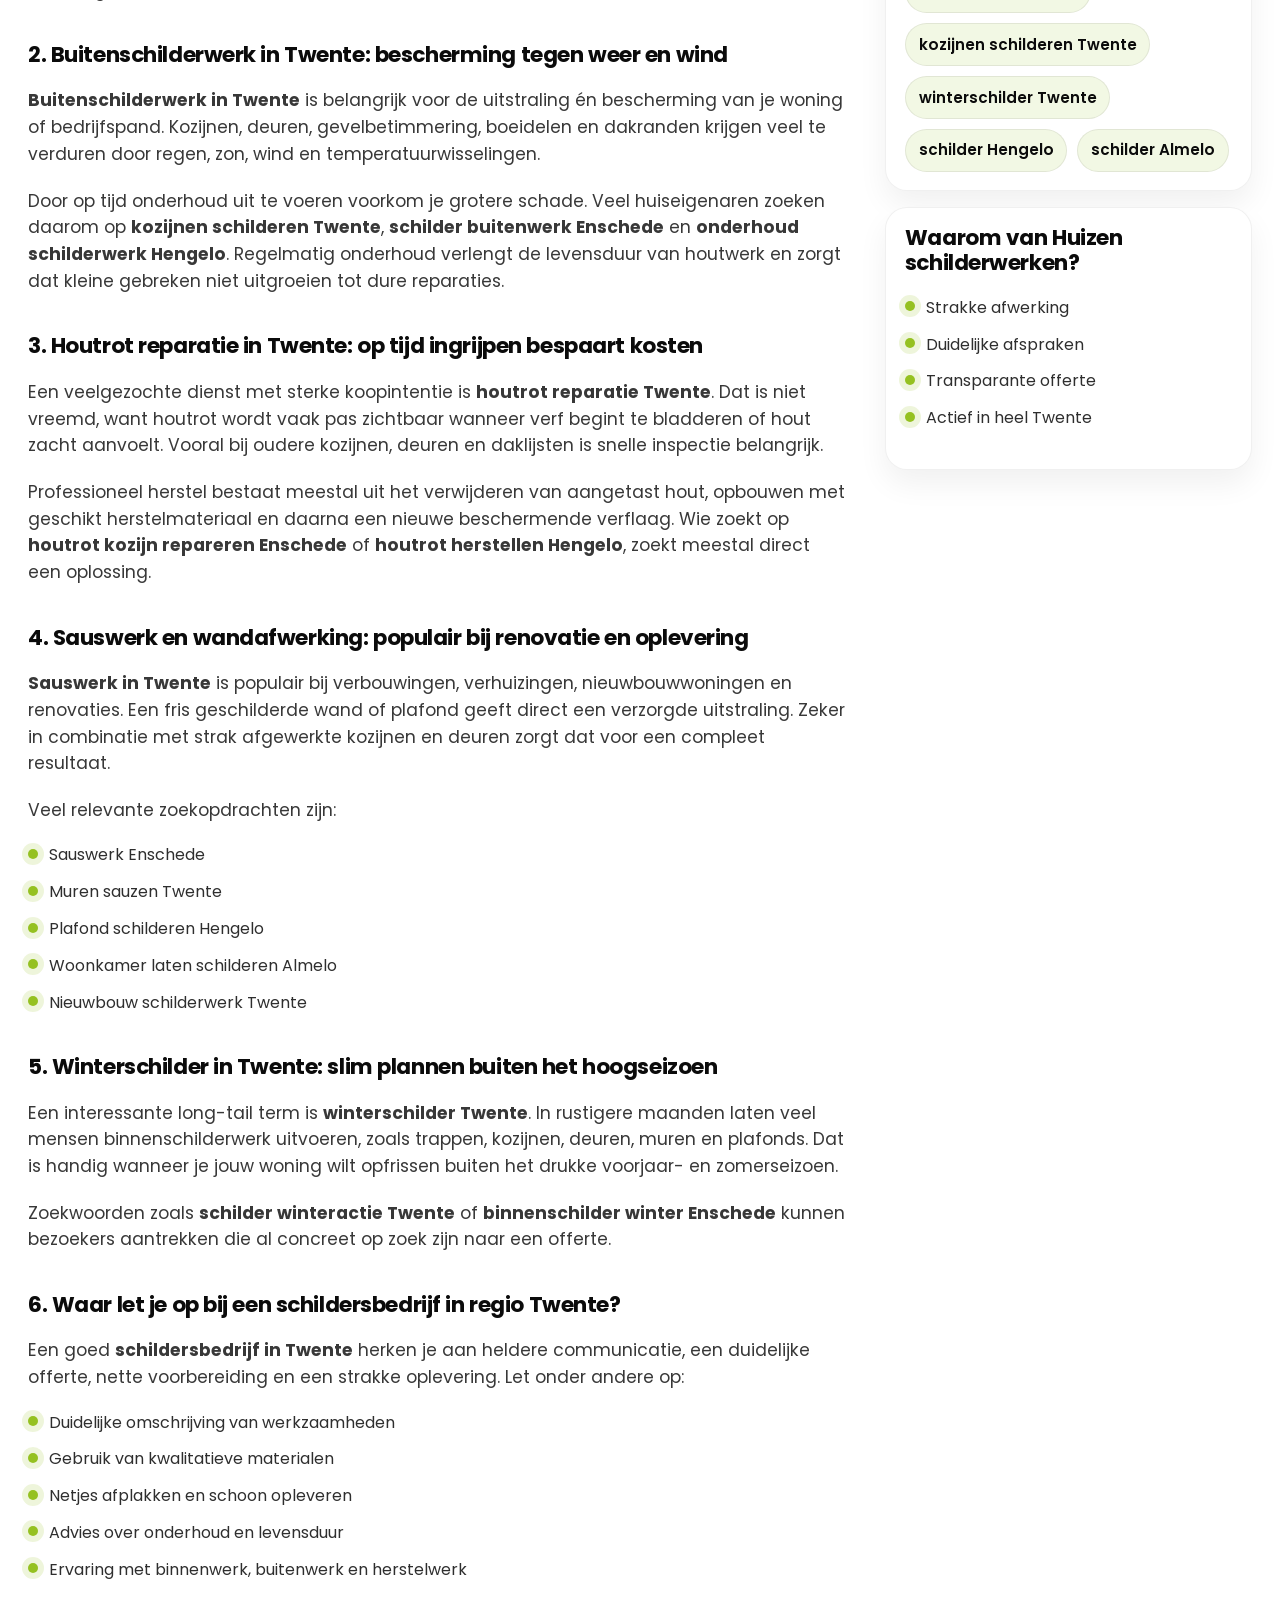
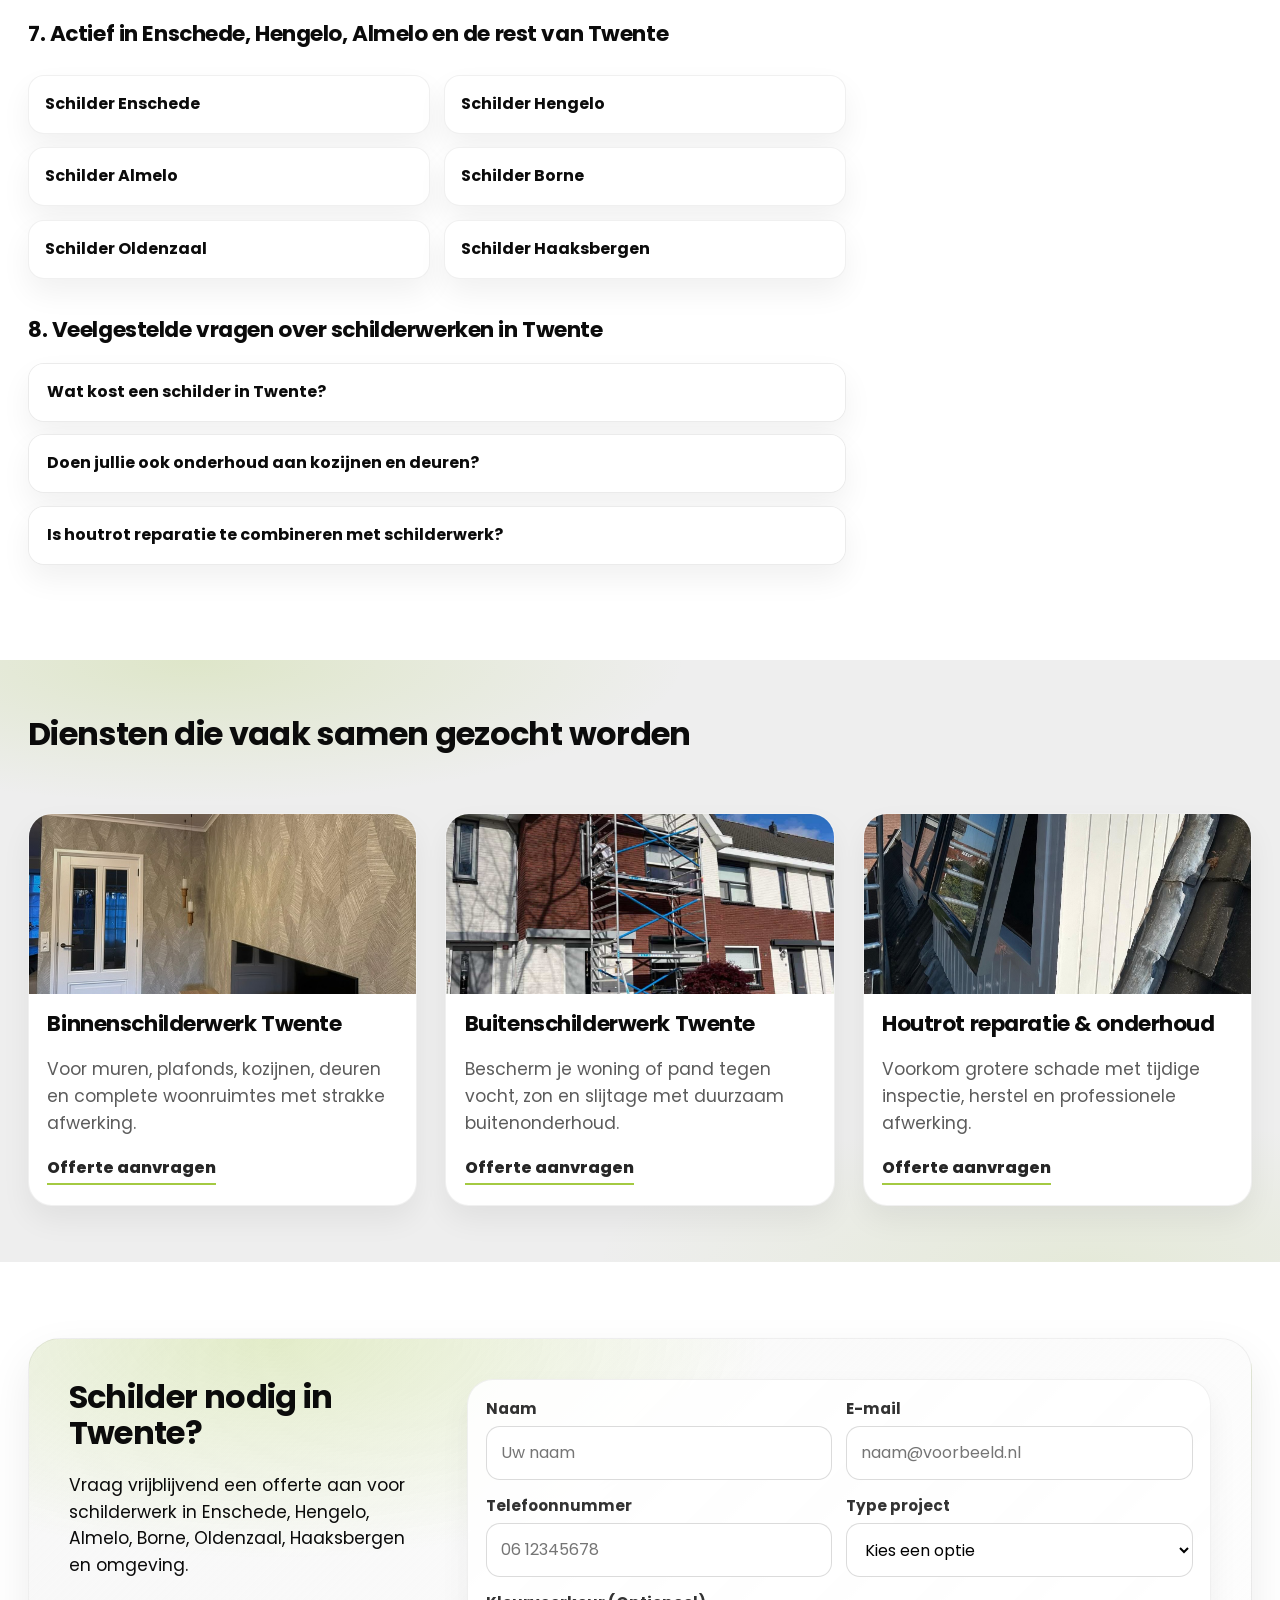
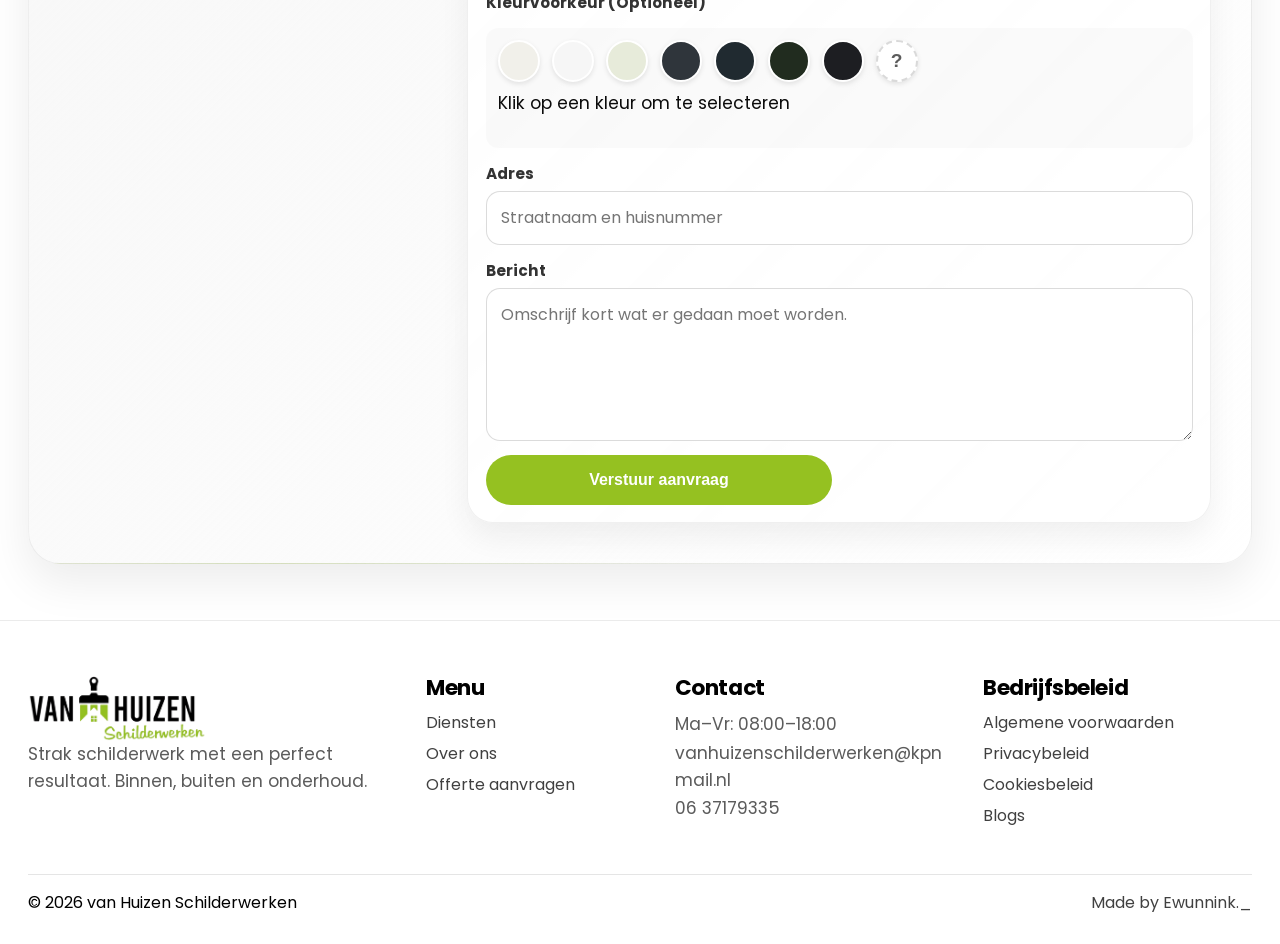
<file: blog-twente.html>
<!doctype html>
<html lang="nl">
<head>
  <meta charset="utf-8" />
  <meta name="viewport" content="width=device-width, initial-scale=1" />
  <title>Schilderwerken Twente | Schilder Enschede, Hengelo & Almelo | van Huizen schilderwerken</title>
  <link rel="icon" href="/favicon-vhs-4.png" type="image/png">
  <meta name="description" content="Op zoek naar professioneel schilderwerk in Twente? Lees alles over binnenschilderwerk, buitenschilderwerk, houtrot reparatie, sauswerk en kozijnen schilderen in Enschede, Hengelo, Almelo en omgeving." />
  <meta name="robots" content="index, follow" />
  <meta name="author" content="van Huizen schilderwerken" />
  <meta name="theme-color" content="#95c121" />
  <link rel="canonical" href="https://www.vanhuizenschilderwerken.nl/blog-twente" />

  <meta property="og:type" content="article" />
  <meta property="og:locale" content="nl_NL" />
  <meta property="og:title" content="Schilderwerken in Twente | Tips, kosten en onderhoud" />
  <meta property="og:description" content="Alles over schilderwerken in Twente: binnen- en buitenschilderwerk, onderhoud, houtrot reparatie en slimme tips voor woningen en bedrijven." />
  <meta property="og:url" content="https://vanhuizenschilderwerken.nl/blog/schilderwerken-twente.html" />
  <meta property="og:site_name" content="van Huizen schilderwerken" />
  <meta property="og:image" content="https://vanhuizenschilderwerken.nl/Logo%20van%20Huizen%20schilderwerken.png" />
  
  <link rel="preconnect" href="https://fonts.googleapis.com">
  <link rel="preconnect" href="https://fonts.gstatic.com" crossorigin>
  <link href="https://fonts.googleapis.com/css2?family=Merriweather:ital,wght@0,400;0,700;1,400;1,700&family=Poppins:wght@300;400;500;600;700&display=swap" rel="stylesheet">
  <link rel="stylesheet" href="blog-twente.css" />

  <script type="application/ld+json">
  {
    "@context":"https://schema.org",
    "@type":"BlogPosting",f
    "headline":"Schilderwerken in Twente: waar let je op bij een professioneel schildersbedrijf?",
    "description":"Praktische gids over schilderwerken in Twente, inclusief binnenschilderwerk, buitenschilderwerk, houtrot reparatie, sauswerk en onderhoudsschilderwerk.",
    "inLanguage":"nl-NL",
    "datePublished":"2026-03-23",
    "dateModified":"2026-03-23",
    "author":{
      "@type":"Organization",
      "name":"van Huizen schilderwerken"
    },
    "publisher":{
      "@type":"Organization",
      "name":"van Huizen schilderwerken",
      "logo":{
        "@type":"ImageObject",
        "url":"https://www.jouwdomein.nl/Logo%20van%20Huizen%20schilderwerken.png"
      }
    },
    "mainEntityOfPage":{
      "@type":"WebPage",
      "@id":"https://www.jouwdomein.nl/blog/schilderwerken-twente.html"
    }
  }
  </script>

  <script type="application/ld+json">
  {
    "@context":"https://schema.org",
    "@type":"FAQPage",
    "mainEntity":[
      {
        "@type":"Question",
        "name":"Wat kost schilderwerk in Twente?",
        "acceptedAnswer":{
          "@type":"Answer",
          "text":"De kosten van schilderwerk in Twente hangen af van de staat van de ondergrond, het type oppervlak, de bereikbaarheid, het aantal lagen en of er herstelwerk zoals houtrot reparatie nodig is."
        }
      },
      {
        "@type":"Question",
        "name":"Wanneer is buitenschilderwerk in Twente het beste uit te voeren?",
        "acceptedAnswer":{
          "@type":"Answer",
          "text":"Buitenschilderwerk wordt meestal uitgevoerd in drogere periodes met stabiele temperaturen. Voor professioneel schilderwerk is de juiste voorbereiding en productkeuze minstens zo belangrijk als het seizoen."
        }
      },
      {
        "@type":"Question",
        "name":"Doen jullie ook binnenschilderwerk en sauswerk in Enschede en omgeving?",
        "acceptedAnswer":{
          "@type":"Answer",
          "text":"Ja, binnenschilderwerk, sauswerk, kozijnen schilderen en wandafwerking behoren tot de veelgevraagde werkzaamheden in Enschede, Hengelo, Almelo en de rest van Twente."
        }
      }
    ]
  }
  </script>
</head>

<body>
  <a class="skip-link" href="#main">Direct naar inhoud</a>

  <header class="site-header" data-elevate>
    <div class="container header-inner">
      <a class="brand" href="/" aria-label="van Huizen schilderwerken - Home">
        <img class="brand-logo brand-logo--footer" src="Logo van Huizen schilderwerken.png" alt="van Huizen schilderwerken logo">
      </a>

      <nav class="nav" aria-label="Hoofdnavigatie">
        <button class="nav-toggle" type="button" aria-expanded="false" aria-controls="navMenu">
          <span class="nav-toggle-lines" aria-hidden="true"></span>
          <span class="sr-only">Menu</span>
        </button>

         <div id="navMenu" class="nav-menu">
          <a href="/diensten/">Diensten</a>
          <a href="/over-ons/">Over ons</a>
          <a href="/offerte-aanvragen/" class="btn btn-primary">Offerte aanvragen</a>
        </div>
      </nav>
    </div>
  </header>

  <main id="main">
    <section class="hero hero-blog" id="top">
      <div class="hero-bg" aria-hidden="true">
        <div class="hero-bg-overlay"></div>
      </div>

      <div class="container hero-grid hero-grid--blog">
        <div class="hero-copy reveal">
          <h1><span class="logo-script">Schilderwerken in Twente:</span>
            waar let je op bij een professioneel schildersbedrijf?</h1>
          <p class="lead">
            Zoek je een schilder in Twente voor <strong>binnenschilderwerk</strong>,
            <strong>buitenschilderwerk</strong>, <strong>houtrot reparatie</strong>,
            <strong>sauswerk</strong> of <strong>kozijnen schilderen</strong>?
            Op deze pagina lees je waar je op moet letten, wat slim onderhoud is en
            waarom lokaal vakwerk in regio Twente het verschil maakt.
          </p>

          <div class="hero-actions">
            <a class="btn btn-primary" href="#contact">Offerte aanvragen</a>
            <a class="btn btn-ghost" href="#blog-inhoud">Lees de tips</a>
          </div>

          <div class="pill-row">
            <span class="pill">Schilder Enschede</span>
            <span class="pill">Schilder Hengelo</span>
            <span class="pill">Schilder Almelo</span>
            <span class="pill">Winterschilder Twente</span>
          </div>
        </div>

        <aside class="hero-panel reveal">
          <div class="hero-photo hero-photo--blog"></div>
          <div class="blog-highlight-card">
            <strong>Lokaal vakwerk in Twente</strong>
            <span>Voor woningen, bedrijven, onderhoud en renovatie</span>
          </div>
        </aside>
      </div>
    </section>

    <section class="section">
      <div class="container breadcrumbs reveal">
        <a href="/">Home</a>
        <span>/</span>
        <a href="#">Blog</a>
        <span>/</span>
        <strong>Schilderwerken Twente</strong>
      </div>
    </section>

    <section id="blog-inhoud" class="section">
      <div class="container blog-layout">
        <article class="blog-article reveal">
          <div class="article-intro">
            <h2>Waarom kiezen mensen voor een schilder in Twente?</h2>
            <p class="section-lead">
              In Twente zoeken veel mensen niet alleen op “schilder”, maar juist op
              specifiekere termen zoals <strong>schilder Enschede</strong>,
              <strong>schilder Hengelo</strong>, <strong>schilder Almelo</strong>,
              <strong>buitenschilderwerk Twente</strong> en
              <strong>binnenschilderwerk Twente</strong>. Dat is logisch: wie een
              schilder nodig heeft, wil meestal snel een vakman uit de regio die
              duidelijke afspraken maakt, netjes werkt en kwaliteit levert.
            </p>
          </div>

          <section class="blog-section">
            <h3>1. Binnenschilderwerk in Twente: strak, netjes en duurzaam</h3>
            <p>
              Goed <strong>binnenschilderwerk in Twente</strong> draait niet alleen om kleur,
              maar ook om voorbereiding, afwerking en duurzaamheid. Denk aan muren,
              plafonds, kozijnen, deuren, trappen en complete woonruimtes. Een nette
              voorbereiding voorkomt strepen, oneffenheden en vroegtijdige slijtage.
            </p>
            <p>
              Vooral in woningen in Enschede, Hengelo en Almelo zien we dat klanten vaak zoeken op
              termen als <strong>muur schilderen Twente</strong>,
              <strong>plafond sauzen Enschede</strong> en
              <strong>kozijnen binnen schilderen</strong>. Dat zijn precies de werkzaamheden
              waarbij afplakken, schuren en een strakke eindlaag het verschil maken.
            </p>
          </section>

          <section class="blog-section">
            <h3>2. Buitenschilderwerk in Twente: bescherming tegen weer en wind</h3>
            <p>
              <strong>Buitenschilderwerk in Twente</strong> is belangrijk voor de uitstraling én
              bescherming van je woning of bedrijfspand. Kozijnen, deuren, gevelbetimmering,
              boeidelen en dakranden krijgen veel te verduren door regen, zon, wind en
              temperatuurwisselingen.
            </p>
            <p>
              Door op tijd onderhoud uit te voeren voorkom je grotere schade. Veel huiseigenaren
              zoeken daarom op <strong>kozijnen schilderen Twente</strong>,
              <strong>schilder buitenwerk Enschede</strong> en
              <strong>onderhoud schilderwerk Hengelo</strong>. Regelmatig onderhoud verlengt
              de levensduur van houtwerk en zorgt dat kleine gebreken niet uitgroeien tot dure reparaties.
            </p>
          </section>

          <section class="blog-section">
            <h3>3. Houtrot reparatie in Twente: op tijd ingrijpen bespaart kosten</h3>
            <p>
              Een veelgezochte dienst met sterke koopintentie is
              <strong>houtrot reparatie Twente</strong>. Dat is niet vreemd, want houtrot wordt
              vaak pas zichtbaar wanneer verf begint te bladderen of hout zacht aanvoelt.
              Vooral bij oudere kozijnen, deuren en daklijsten is snelle inspectie belangrijk.
            </p>
            <p>
              Professioneel herstel bestaat meestal uit het verwijderen van aangetast hout,
              opbouwen met geschikt herstelmateriaal en daarna een nieuwe beschermende verflaag.
              Wie zoekt op <strong>houtrot kozijn repareren Enschede</strong> of
              <strong>houtrot herstellen Hengelo</strong>, zoekt meestal direct een oplossing.
            </p>
          </section>

          <section class="blog-section">
            <h3>4. Sauswerk en wandafwerking: populair bij renovatie en oplevering</h3>
            <p>
              <strong>Sauswerk in Twente</strong> is populair bij verbouwingen, verhuizingen,
              nieuwbouwwoningen en renovaties. Een fris geschilderde wand of plafond geeft
              direct een verzorgde uitstraling. Zeker in combinatie met strak afgewerkte kozijnen
              en deuren zorgt dat voor een compleet resultaat.
            </p>
            <p>
              Veel relevante zoekopdrachten zijn:
            </p>
            <ul class="checklist">
              <li>Sauswerk Enschede</li>
              <li>Muren sauzen Twente</li>
              <li>Plafond schilderen Hengelo</li>
              <li>Woonkamer laten schilderen Almelo</li>
              <li>Nieuwbouw schilderwerk Twente</li>
            </ul>
          </section>

          <section class="blog-section">
            <h3>5. Winterschilder in Twente: slim plannen buiten het hoogseizoen</h3>
            <p>
              Een interessante long-tail term is <strong>winterschilder Twente</strong>.
              In rustigere maanden laten veel mensen binnenschilderwerk uitvoeren, zoals
              trappen, kozijnen, deuren, muren en plafonds. Dat is handig wanneer je jouw woning
              wilt opfrissen buiten het drukke voorjaar- en zomerseizoen.
            </p>
            <p>
              Zoekwoorden zoals <strong>schilder winteractie Twente</strong> of
              <strong>binnenschilder winter Enschede</strong> kunnen bezoekers aantrekken die
              al concreet op zoek zijn naar een offerte.
            </p>
          </section>

          <section class="blog-section">
            <h3>6. Waar let je op bij een schildersbedrijf in regio Twente?</h3>
            <p>
              Een goed <strong>schildersbedrijf in Twente</strong> herken je aan heldere communicatie,
              een duidelijke offerte, nette voorbereiding en een strakke oplevering.
              Let onder andere op:
            </p>
            <ul class="checklist">
              <li>Duidelijke omschrijving van werkzaamheden</li>
              <li>Gebruik van kwalitatieve materialen</li>
              <li>Netjes afplakken en schoon opleveren</li>
              <li>Advies over onderhoud en levensduur</li>
              <li>Ervaring met binnenwerk, buitenwerk en herstelwerk</li>
            </ul>
          </section>

          <section class="blog-section">
            <h3>7. Actief in Enschede, Hengelo, Almelo en de rest van Twente</h3>
            <div class="location-grid">
              <div class="location-card">Schilder Enschede</div>
              <div class="location-card">Schilder Hengelo</div>
              <div class="location-card">Schilder Almelo</div>
              <div class="location-card">Schilder Borne</div>
              <div class="location-card">Schilder Oldenzaal</div>
              <div class="location-card">Schilder Haaksbergen</div>
            </div>
          </section>

          <section class="blog-section">
            <h3>8. Veelgestelde vragen over schilderwerken in Twente</h3>

            <div class="faq-list">
              <article class="faq-item">
                <button class="faq-question" type="button" aria-expanded="false">
                  Wat kost een schilder in Twente?
                </button>
                <div class="faq-answer">
                  <p>
                    De prijs hangt af van de oppervlakte, de staat van de ondergrond,
                    het soort werk en eventuele herstelwerkzaamheden. Een duidelijke offerte
                    geeft vooraf inzicht in materiaal, arbeid en planning.
                  </p>
                </div>
              </article>

              <article class="faq-item">
                <button class="faq-question" type="button" aria-expanded="false">
                  Doen jullie ook onderhoud aan kozijnen en deuren?
                </button>
                <div class="faq-answer">
                  <p>
                    Ja, onderhoud aan kozijnen, deuren, boeidelen en ander houtwerk is een
                    belangrijk onderdeel van duurzaam schilderwerk. Tijdig onderhoud voorkomt
                    grotere schade en extra kosten.
                  </p>
                </div>
              </article>

              <article class="faq-item">
                <button class="faq-question" type="button" aria-expanded="false">
                  Is houtrot reparatie te combineren met schilderwerk?
                </button>
                <div class="faq-answer">
                  <p>
                    Zeker. In veel gevallen is dat juist de beste aanpak: eerst herstel,
                    daarna een nieuwe beschermende afwerking zodat het hout weer jarenlang meegaat.
                  </p>
                </div>
              </article>
            </div>
          </section>
        </article>

        <aside class="blog-sidebar reveal">
          <div class="sidebar-card">
            <h3>Op zoek naar een schilder in Twente?</h3>
            <p>
              Vraag vrijblijvend een offerte aan voor binnen- of buitenschilderwerk,
              houtrot reparatie, sauswerk of onderhoud.
            </p>
            <a class="btn btn-primary btn-block" href="#contact">Offerte aanvragen</a>
          </div>

          <div class="sidebar-card">
            <h3>Populaire zoekopdrachten</h3>
            <div class="tag-cloud">
              <span>schilderwerken Twente</span>
              <span>binnenschilderwerk Twente</span>
              <span>buitenschilderwerk Twente</span>
              <span>houtrot reparatie Twente</span>
              <span>sauswerk Enschede</span>
              <span>kozijnen schilderen Twente</span>
              <span>winterschilder Twente</span>
              <span>schilder Hengelo</span>
              <span>schilder Almelo</span>
            </div>
          </div>

          <div class="sidebar-card">
            <h3>Waarom van Huizen schilderwerken?</h3>
            <ul class="checklist">
              <li>Strakke afwerking</li>
              <li>Duidelijke afspraken</li>
              <li>Transparante offerte</li>
              <li>Actief in heel Twente</li>
            </ul>
          </div>
        </aside>
      </div>
    </section>

    <section class="section section-soft">
      <div class="container">
        <div class="section-head reveal">
          <h2>Diensten die vaak samen gezocht worden</h2>
        </div>

        <div class="cards-3">
          <article class="service-card reveal">
            <div class="service-media service-media--1" aria-hidden="true"></div>
            <div class="service-body">
              <h3><span><class="logo-script">Binnenschilderwerk Twente</span></h3>
              <p>Voor muren, plafonds, kozijnen, deuren en complete woonruimtes met strakke afwerking.</p>
              <a class="link" href="#contact">Offerte aanvragen</a>
            </div>
          </article>

          <article class="service-card reveal">
            <div class="service-media service-media--2" aria-hidden="true"></div>
            <div class="service-body">
              <h3><span> <class="logo-script">Buitenschilderwerk Twente</span></h3>
              <p>Bescherm je woning of pand tegen vocht, zon en slijtage met duurzaam buitenonderhoud.</p>
              <a class="link" href="#contact">Offerte aanvragen</a>
            </div>
          </article>

          <article class="service-card reveal">
            <div class="service-media service-media--3" aria-hidden="true"></div>
            <div class="service-body">
              <h3><span> <class="logo-script">Houtrot reparatie & onderhoud</span></h3>
              <p>Voorkom grotere schade met tijdige inspectie, herstel en professionele afwerking.</p>
              <a class="link" href="#contact">Offerte aanvragen</a>
            </div>
          </article>
        </div>
      </div>
    </section>

    <section class="section">
      <div class="container">
        <div id="contact" class="big-cta reveal">
          <div class="big-cta-copy">
            <h2>Schilder nodig in Twente?</h2>
            <p>
              Vraag vrijblijvend een offerte aan voor schilderwerk in Enschede, Hengelo,
              Almelo, Borne, Oldenzaal, Haaksbergen en omgeving.
            </p>
          </div>

          <form class="form" id="form" autocomplete="on">
            <div class="field">
              <label for="naam">Naam</label>
              <input id="naam" name="naam" type="text" placeholder="Uw naam" required />
            </div>

            <div class="field">
              <label for="email">E-mail</label>
              <input id="email" name="email" type="email" placeholder="naam@voorbeeld.nl" required />
            </div>

            <div class="field">
              <label for="telefoon">Telefoonnummer</label>
              <input id="telefoon" name="telefoon" type="tel" placeholder="06 12345678" required />
            </div>

            <div class="field">
              <label for="dienst">Type project</label>
              <select id="dienst" name="dienst" required>
                <option value="" disabled selected>Kies een optie</option>
                <option>Binnen schilderwerk</option>
                <option>Buiten schilderwerk</option>
                <option>Onderhoud schilderwerk</option>
                <option>Houtrotreparatie</option>
                <option>Sauswerk</option>
                <option>Behangen</option>
                <option>Spuitwerk</option>
                <option>Overig</option>
              </select>
            </div>

<div class="field field--full">
  <label>Kleurvoorkeur (Optioneel)</label>
  <div class="color-swatch-container">
    <input type="hidden" name="gekozen_ral_kleur" id="selected-ral" value="Nog geen keuze">
    
    <div class="swatches">
      <button type="button" class="swatch" data-name="RAL 9010 (Zuiver wit)" title="RAL 9010" style="background-color: #F1F0EA;"></button>
      <button type="button" class="swatch" data-name="RAL 9016 (Verkeerswit)" title="RAL 9016" style="background-color: #F6F6F6;"></button>
      <button type="button" class="swatch" data-name="RAL 9001 (Crèmewit)" title="RAL 9001" style="background-color: #E7EBDA;"></button>
      <button type="button" class="swatch" data-name="RAL 7016 (Antraciet)" title="RAL 7016" style="background-color: #2F353B;"></button>
      <button type="button" class="swatch" data-name="RAL 7021 (Zwartgrijs)" title="RAL 7021" style="background-color: #202A30;"></button>
      <button type="button" class="swatch" data-name="RAL 6009 (Dennengroen)" title="RAL 6009" style="background-color: #212C1F;"></button>
      <button type="button" class="swatch" data-name="RAL 9005 (Gitzwart)" title="RAL 9005" style="background-color: #1D1E22;"></button>
      <button type="button" class="swatch-other" id="btn-custom-color" title="Andere kleur">?</button>
    </div>
    <p id="color-display-name" class="fineprint">Klik op een kleur om te selecteren</p>
    
    <input type="text" id="custom-color-input" name="andere_kleur" placeholder="Voer RAL code of kleurnaam in..." style="display:none; margin-top: 10px; width: 100%; padding: 0.8rem; border-radius: 8px; border: 1px solid rgba(0,0,0,0.1);">
  </div>
</div>

            <div class="field field--full">
              <label for="adres">Adres</label>
              <input id="adres" name="adres" type="text" placeholder="Straatnaam en huisnummer" />
            </div>

            <div class="field field--full">
              <label for="bericht">Bericht</label>
              <textarea id="bericht" name="bericht" rows="5" placeholder="Omschrijf kort wat er gedaan moet worden." required></textarea>
            </div>

            <button class="btn btn-primary btn-block" type="submit">Verstuur aanvraag</button>
          </form>
        </div>
      </div>
    </section>
  </main>

   <footer class="footer">
    <div class="container footer-grid">
      <div>
        <a class="brand brand--footer" href="#top" aria-label="van Huizen schilderwerken">
          <img class="brand-logo" src="Logo van Huizen schilderwerken.png" alt="van Huizen schilderwerken logo">
        </a>
        <p class="muted">Strak schilderwerk met een perfect resultaat. Binnen, buiten en onderhoud.</p>
      </div>

      <div class="footer-col">
        <h3>Menu</h3>
        <a href="/diensten/">Diensten</a>
        <a href="/over-ons/">Over ons</a>
         <a href="/offerte-aanvragen/">Offerte aanvragen</a>
      </div>

      <div class="footer-col">
        <h3>Contact</h3>
        <p class="muted">Ma–Vr: 08:00–18:00</p>
        <p class="muted">vanhuizenschilderwerken@kpn<br>mail.nl</p>
        <p class="muted">06 37179335</p>
      </div>

      <div class="footer-col">
        <h3>Bedrijfsbeleid</h3>
        <a href="/algemene-voorwaarden/">Algemene voorwaarden</a>
        <a href="/privacybeleid/">Privacybeleid</a>
        <a href="/cookiesbeleid/">Cookiesbeleid</a>
        <a href="/blog-twente/">Blogs</a>
      </div>
    </div>

    <div class="container footer-bottom">
  <span>© <span id="year"></span> van Huizen Schilderwerken</span>

  <a 
    href="https://www.instagram.com/ewunnink._/" 
    target="_blank" 
    rel="noopener noreferrer"
    class="made-by"
  >
    Made by Ewunnink._
  </a>
</div>

  </footer>

  <div class="whatsapp-wrapper">
    <button
      id="huizen-whatsapp-button"
      class="whatsapp-button"
      aria-label="Open WhatsApp chat"
      type="button"
    >
      <svg xmlns="http://www.w3.org/2000/svg" width="33" height="33" viewBox="0 0 24 24" fill="white" aria-hidden="true">
        <path d="M24 11.7c0 6.45-5.27 11.68-11.78 11.68-2.07 0-4-.53-5.7-1.45L0 24l2.13-6.27a11.57 11.57 0 0 1-1.7-6.04C.44 5.23 5.72 0 12.23 0 18.72 0 24 5.23 24 11.7M12.22 1.85c-5.46 0-9.9 4.41-9.9 9.83 0 2.15.7 4.14 1.88 5.76L2.96 21.1l3.8-1.2a9.9 9.9 0 0 0 5.46 1.62c5.46 0 9.9-4.4 9.9-9.83a9.88 9.88 0 0 0-9.9-9.83m5.95 12.52c-.08-.12-.27-.19-.56-.33-.28-.14-1.7-.84-1.97-.93-.26-.1-.46-.15-.65.14-.2.29-.75.93-.91 1.12-.17.2-.34.22-.63.08-.29-.15-1.22-.45-2.32-1.43a8.64 8.64 0 0 1-1.6-1.98c-.18-.29-.03-.44.12-.58.13-.13.29-.34.43-.5.15-.17.2-.3.29-.48.1-.2.05-.36-.02-.5-.08-.15-.65-1.56-.9-2.13-.24-.58-.48-.48-.64-.48-.17 0-.37-.03-.56-.03-.2 0-.5.08-.77.36-.26.29-1 .98-1 2.4 0 1.4 1.03 2.76 1.17 2.96.14.19 2 3.17 4.93 4.32 2.94 1.15 2.94.77 3.47.72.53-.05 1.7-.7 1.95-1.36.24-.67.24-1.25.17-1.37"></path>
      </svg>
    </button>

    <div id="huizen-whatsapp-chat" class="whatsapp-chat" role="dialog" aria-modal="true" aria-labelledby="huizen-whatsapp-title">
      <div class="whatsapp-chat-header">
        <img
          src="Logo van Huizen schilderwerken.png"
          width="60"
          height="60"
          alt="van Huizen schilderwerken logo"
        >

        <div class="whatsapp-chat-header-text">
          <h3 id="huizen-whatsapp-title">van Huizen schilderwerken</h3>
          <p>De snelste manier om contact met ons op te nemen</p>
        </div>

        <button id="huizen-chat-close" class="whatsapp-chat-close" type="button" aria-label="Sluiten">✕</button>
      </div>

      <div class="whatsapp-chat-body">
        <p>Hey 👋 Waar kunnen we je mee helpen?</p>
      </div>

      <div class="whatsapp-chat-footer">
        <input
          id="huizen-chat-input"
          type="text"
          placeholder="Typ een bericht..."
          aria-label="Typ een WhatsApp bericht"
        >
        <button id="huizen-chat-send" class="whatsapp-send-button" type="button" aria-label="Versturen">
          <svg xmlns="http://www.w3.org/2000/svg"
          width="20"
          height="20"
          viewBox="0 0 24 24"
          fill="none"
          stroke="currentColor"
          stroke-width="2"
          stroke-linecap="round"
          stroke-linejoin="round">
            <line x1="22" y1="2" x2="11" y2="13"></line>
            <polygon points="22 2 15 22 11 13 2 9 22 2"></polygon>
          </svg>
        </button>
      </div>
    </div>
  </div>

  <script src="blog-twente.js"></script>
</body>
</html>
</file>
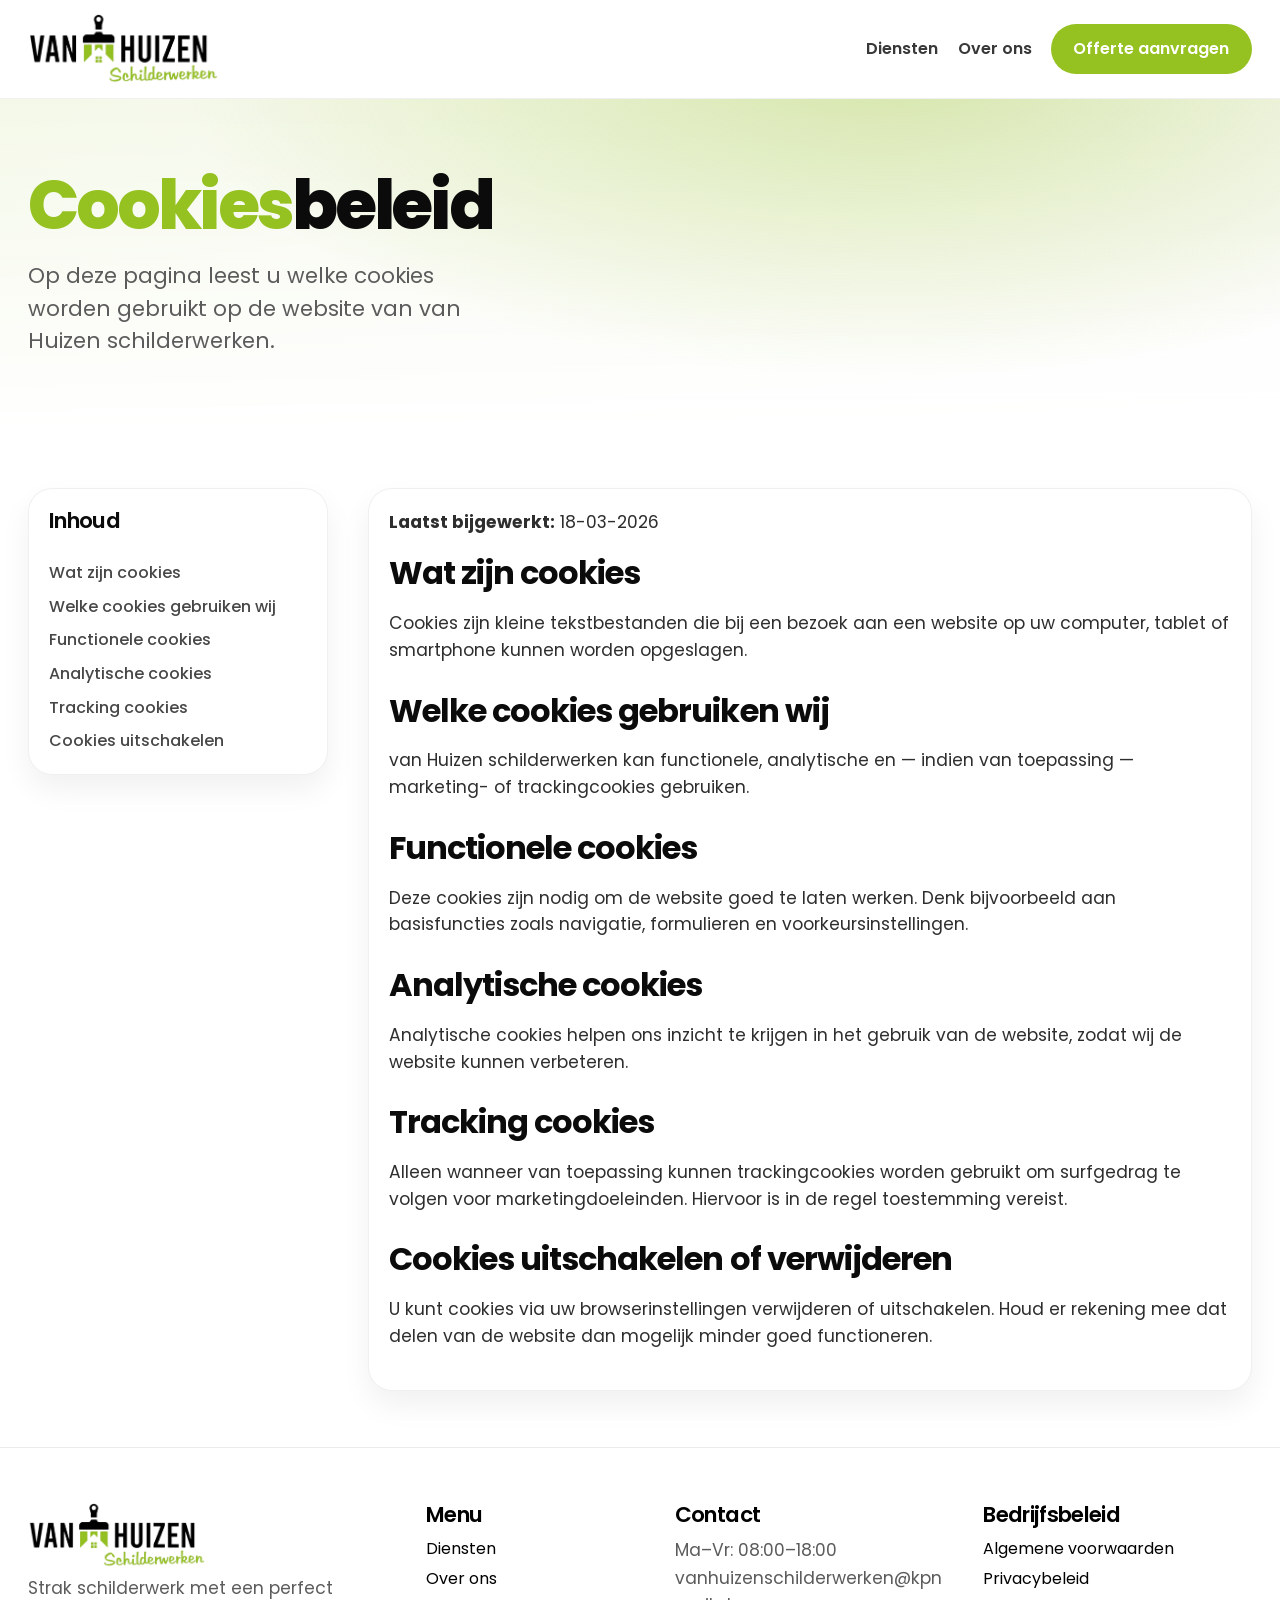
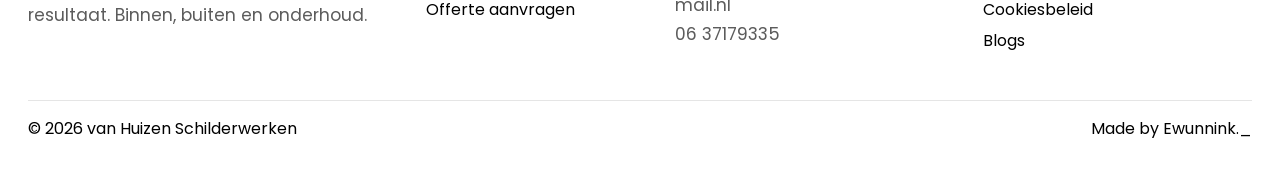
<file: cookiesbeleid.html>
<!doctype html>
<html lang="nl">
<head>
  <meta charset="utf-8" />
  <meta name="viewport" content="width=device-width, initial-scale=1" />
  <title>Cookiebeleid | van Huizen Schilderwerken</title>
  <link rel="icon" type="image/png" sizes="32x32" href="/favicon-vhs-6.png">
  <meta name="description" content="Lees het cookiebeleid van van Huizen Schilderwerken en ontdek welke cookies wij gebruiken en waarom." />
  <link rel="canonical" href="https://vanhuizenschilderwerken.nl/cookiebeleid." />
  <link rel="preconnect" href="https://fonts.googleapis.com">
  <link rel="preconnect" href="https://fonts.gstatic.com" crossorigin>
  <link href="https://fonts.googleapis.com/css2?family=Merriweather:ital,wght@0,400;0,700;1,400;1,700&family=Poppins:wght@300;400;500;600;700&display=swap" rel="stylesheet">
  <link rel="stylesheet" href="legal.css" />
  <link rel="preconnect" href="https://fonts.googleapis.com">
<link rel="preconnect" href="https://fonts.gstatic.com" crossorigin>
<link href="https://fonts.googleapis.com/css2?family=Poppins:wght@400;500;600;700;800&display=swap" rel="stylesheet">
</head>
<body>
  <a class="skip-link" href="#main">Direct naar inhoud</a>

  <header class="site-header" data-elevate>
    <div class="container header-inner">
      <a class="brand" href="/" aria-label="van Huizen schilderwerken - Home">
        <img class="brand-logo brand-logo--footer" src="Logo van Huizen schilderwerken.png" alt="van Huizen schilderwerken logo">
      </a>

      <nav class="nav" aria-label="Hoofdnavigatie">
        <button class="nav-toggle" type="button" aria-expanded="false" aria-controls="navMenu">
          <span class="nav-toggle-lines" aria-hidden="true"></span>
          <span class="sr-only">Menu</span>
        </button>

      <div id="navMenu" class="nav-menu">
          <a href="/diensten/">Diensten</a>
          <a href="/over-ons/">Over ons</a>
          <a href="/offerte-aanvragen/" class="btn btn-primary">Offerte aanvragen</a>
        </div>
      </nav>
    </div>
  </header>

  <main id="main">
    <section class="legal-hero">
      <div class="legal-hero-bg" aria-hidden="true"></div>
      <div class="container legal-hero-inner">
        <h1><span class="logo-script">Cookies</span>beleid</h1>
        <p class="section-lead">
          Op deze pagina leest u welke cookies worden gebruikt op de website van van Huizen schilderwerken.
        </p>
      </div>
    </section>

    <section class="section">
      <div class="container legal-layout">
        <aside class="legal-aside reveal">
          <div class="legal-card">
            <h3>Inhoud</h3>
            <a href="#wat-zijn-cookies">Wat zijn cookies</a>
            <a href="#welke-cookies">Welke cookies gebruiken wij</a>
            <a href="#functionele-cookies">Functionele cookies</a>
            <a href="#analytische-cookies">Analytische cookies</a>
            <a href="#tracking-cookies">Tracking cookies</a>
            <a href="#uitschakelen">Cookies uitschakelen</a>
          </div>
        </aside>

        <article class="legal-content reveal">
          <div class="legal-card legal-prose">
            <p class="muted"><strong>Laatst bijgewerkt:</strong> <span class="legal-date">18-03-2026</span></p>

            <h2 id="wat-zijn-cookies">Wat zijn cookies</h2>
            <p>
              Cookies zijn kleine tekstbestanden die bij een bezoek aan een website op uw computer, tablet of smartphone kunnen worden opgeslagen.
            </p>

            <h2 id="welke-cookies">Welke cookies gebruiken wij</h2>
            <p>
              van Huizen schilderwerken kan functionele, analytische en — indien van toepassing — marketing- of trackingcookies gebruiken.
            </p>

            <h2 id="functionele-cookies">Functionele cookies</h2>
            <p>
              Deze cookies zijn nodig om de website goed te laten werken. Denk bijvoorbeeld aan basisfuncties zoals navigatie, formulieren en voorkeursinstellingen.
            </p>

            <h2 id="analytische-cookies">Analytische cookies</h2>
            <p>
              Analytische cookies helpen ons inzicht te krijgen in het gebruik van de website, zodat wij de website kunnen verbeteren.
            </p>

            <h2 id="tracking-cookies">Tracking cookies</h2>
            <p>
              Alleen wanneer van toepassing kunnen trackingcookies worden gebruikt om surfgedrag te volgen voor marketingdoeleinden. Hiervoor is in de regel toestemming vereist.
            </p>

            <h2 id="uitschakelen">Cookies uitschakelen of verwijderen</h2>
            <p>
              U kunt cookies via uw browserinstellingen verwijderen of uitschakelen. Houd er rekening mee dat delen van de website dan mogelijk minder goed functioneren.
            </p>
          </div>
        </article>
      </div>
    </section>
  </main>

   <footer class="footer">
    <div class="container footer-grid">
      <div>
        <a class="brand brand--footer" href="#top" aria-label="van Huizen schilderwerken">
          <img class="brand-logo" src="Logo van Huizen schilderwerken.png" alt="van Huizen schilderwerken logo">
        </a>
        <p class="muted">Strak schilderwerk met een perfect resultaat. Binnen, buiten en onderhoud.</p>
      </div>

      <div class="footer-col">
        <h3>Menu</h3>
        <a href="/diensten/">Diensten</a>
        <a href="/over-ons/">Over ons</a>
         <a href="/offerte-aanvragen/">Offerte aanvragen</a>
      </div>

      <div class="footer-col">
        <h3>Contact</h3>
        <p class="muted">Ma–Vr: 08:00–18:00</p>
        <p class="muted">vanhuizenschilderwerken@kpnmail.nl</p>
        <p class="muted">06 37179335</p>
      </div>

      <div class="footer-col">
        <h3>Bedrijfsbeleid</h3>
        <a href="/algemene-voorwaarden/">Algemene voorwaarden</a>
        <a href="/privacybeleid/">Privacybeleid</a>
        <a href="/cookiesbeleid/">Cookiesbeleid</a>
        <a href="/blog-twente/">Blogs</a>
      </div>
    </div>

    <div class="container footer-bottom">
  <span>© <span id="year"></span> van Huizen Schilderwerken</span>

  <a 
    href="https://www.instagram.com/ewunnink._/" 
    target="_blank" 
    rel="noopener noreferrer"
    class="made-by"
  >
    Made by Ewunnink._
  </a>
</div>

  </footer>

  <script src="legal.js"></script>
</body>
</html>
</file>
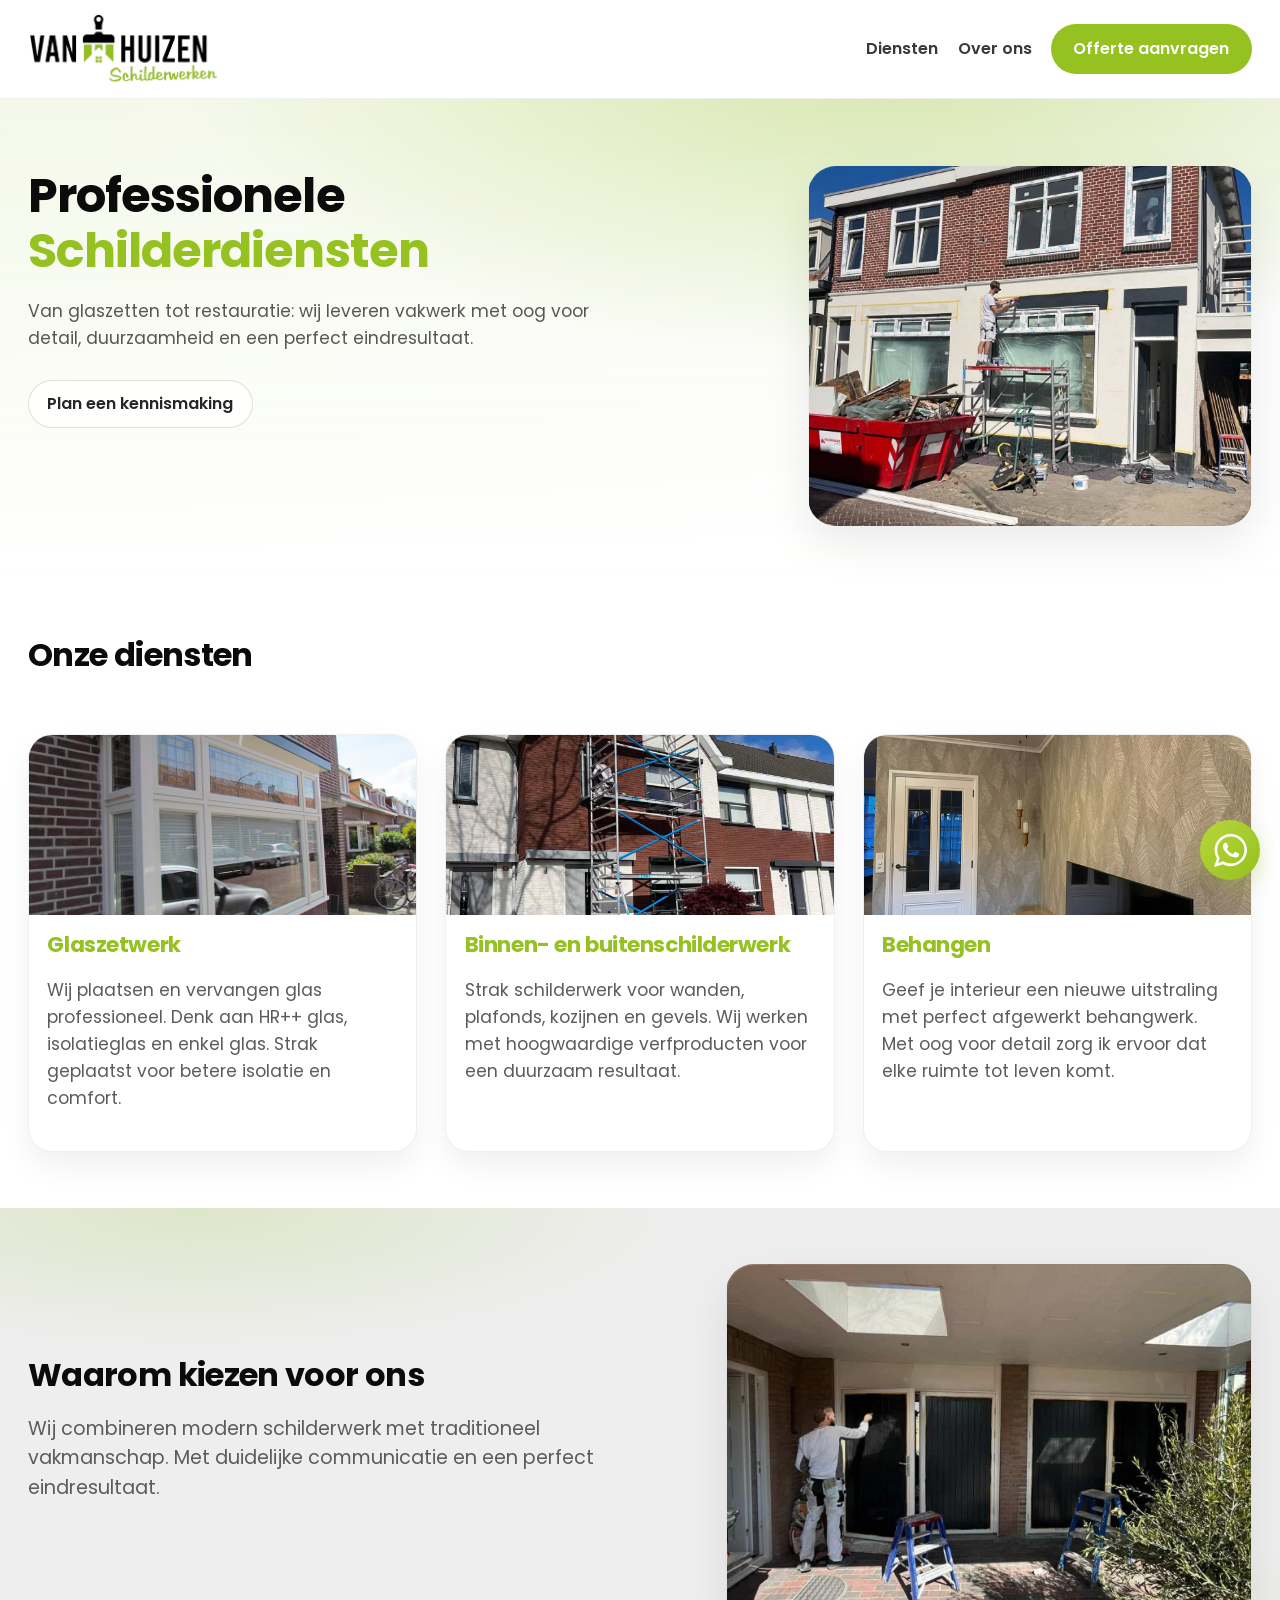
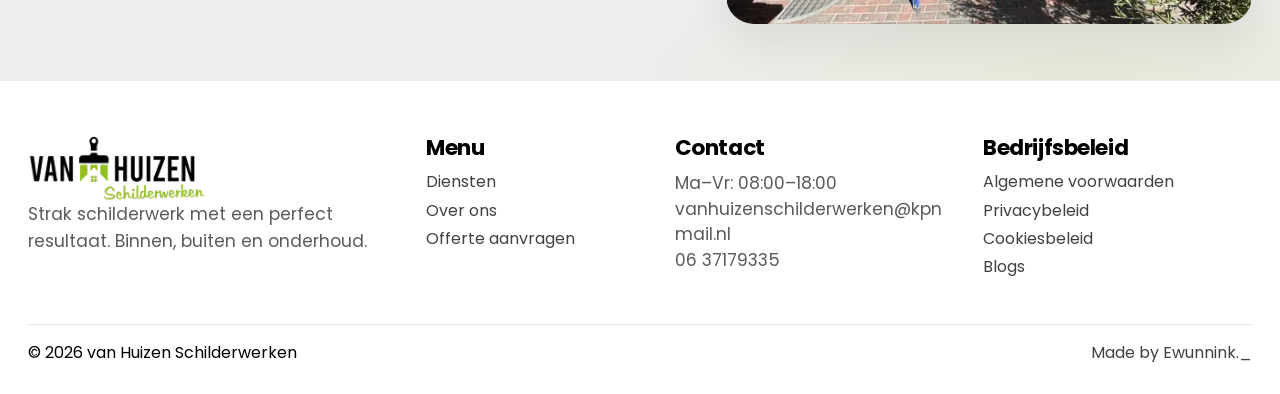
<file: diensten.html>
<!doctype html>
<html lang="nl">
<head>
  <meta charset="utf-8" />
  <meta name="viewport" content="width=device-width, initial-scale=1" />
  <title>Schilderdiensten in Twente | van Huizen Schilderwerken</title>
  <link rel="icon" href="/favicon-vhs-2.png" type="image/png">
  <meta name="description" content="Bekijk de schilderdiensten van van Huizen Schilderwerken in Twente: binnenschilderwerk, buitenschilderwerk, onderhoud, behangen en meer." />
  <link rel="canonical" href="https://www.vanhuizenschilderwerken.nl/diensten" />
<link rel="preconnect" href="https://fonts.googleapis.com">
<link rel="preconnect" href="https://fonts.gstatic.com" crossorigin>

<link href="https://fonts.googleapis.com/css2?family=Merriweather:ital,wght@0,400;0,700;1,400;1,700&family=Poppins:wght@300;400;500;600;700&display=swap" rel="stylesheet">

<link rel="stylesheet" href="diensten.css">
</head>

<body>

<header class="site-header" data-elevate>
  <div class="container header-inner">

    <a class="brand" href="/">
      <img class="brand-logo brand-logo--footer" src="Logo van Huizen schilderwerken.png" alt="van Huizen schilderwerken logo">
    </a>

    <nav class="nav">
      <button class="nav-toggle" aria-expanded="false" type="button">
        <span class="nav-toggle-lines"></span>
      </button>

      <div id="navMenu" class="nav-menu">
          <a href="/diensten/">Diensten</a>
          <a href="/over-ons/">Over ons</a>
          <a href="/offerte-aanvragen/" class="btn btn-primary">Offerte aanvragen</a>
        </div>
    </nav>
  </div>
</header>

<main>

  <section class="hero">
    <div class="hero-bg"></div>

    <div class="container hero-grid">
      <div class="hero-copy reveal">

        <h1>
          Professionele<br>
         <span class="logo-script">Schilderdiensten</span>
        </h1>

        <p class="lead">
          Van glaszetten tot restauratie: wij leveren vakwerk met oog voor detail, duurzaamheid en een perfect eindresultaat.
        </p>

        <div class="hero-actions">
            <a class="btn btn-ghost" href="/offerte-aanvragen">Plan een kennismaking</a>
          </div>
        
      </div>

      <div class="hero-panel reveal">
        <div class="hero-photo"></div>
      </div>
    </div>
  </section>

  <section class="section">
    <div class="container">

      <div class="section-head reveal">
        <h2>Onze diensten</h2>
      </div>

      <div class="cards-3">

        <article class="service-card reveal">
          <div class="service-media service-media--1"></div>

          <div class="service-body">
            <h3><span class="logo-script">Glaszetwerk</span></h3>
            <p>
              Wij plaatsen en vervangen glas professioneel. Denk aan HR++ glas, isolatieglas en enkel glas.
              Strak geplaatst voor betere isolatie en comfort.
            </p>
          </div>
        </article>

        <article class="service-card reveal">
          <div class="service-media service-media--2"></div>

          <div class="service-body">
             <h3><span class="logo-script">Binnen- en buitenschilderwerk</span></h3>
            <p>
              Strak schilderwerk voor wanden, plafonds, kozijnen en gevels.
              Wij werken met hoogwaardige verfproducten voor een duurzaam resultaat.
            </p>
          </div>
        </article>

        <article class="service-card reveal">
          <div class="service-media service-media--3"></div>

          <div class="service-body">
             <h3><span class="logo-script">Behangen</span></h3>
            <p>
             Geef je interieur een nieuwe uitstraling met perfect afgewerkt behangwerk. 
             Met oog voor detail zorg ik ervoor dat elke ruimte tot leven komt.
            </p>
          </div>
        </article>

      </div>
    </div>
  </section>

  <section class="section section-soft">
    <div class="container stats-grid">

      <div class="stats-copy reveal">

        <h2>Waarom kiezen voor ons</h2>

        <p class="section-lead">
          Wij combineren modern schilderwerk met traditioneel vakmanschap.
          Met duidelijke communicatie en een perfect eindresultaat.
        </p>

        <div class="stats">
        </div>
      </div>

      <div class="stats-media reveal">
        <div class="stats-photo"></div>
      </div>

    </div>
  </section>

</main>

 <footer class="footer">
    <div class="container footer-grid">
      <div>
        <a class="brand brand--footer" href="#top" aria-label="van Huizen schilderwerken">
          <img class="brand-logo" src="Logo van Huizen schilderwerken.png" alt="van Huizen schilderwerken logo">
        </a>
        <p class="muted">Strak schilderwerk met een perfect resultaat. Binnen, buiten en onderhoud.</p>
      </div>

      <div class="footer-col">
        <h3>Menu</h3>
        <a href="/diensten/">Diensten</a>
        <a href="/over-ons/">Over ons</a>
         <a href="/offerte-aanvragen/">Offerte aanvragen</a>
      </div>

      <div class="footer-col">
        <h3>Contact</h3>
        <p class="muted">Ma–Vr: 08:00–18:00</p>
        <p class="muted">vanhuizenschilderwerken@kpnmail.nl</p>
        <p class="muted">06 37179335</p>
      </div>

      <div class="footer-col">
        <h3>Bedrijfsbeleid</h3>
        <a href="/algemene-voorwaarden/">Algemene voorwaarden</a>
        <a href="/privacybeleid/">Privacybeleid</a>
        <a href="/cookiesbeleid/">Cookiesbeleid</a>
        <a href="/blog-twente/">Blogs</a>
      </div>
    </div>

    <div class="container footer-bottom">
  <span>© <span id="year"></span> van Huizen Schilderwerken</span>

  <a 
    href="https://www.instagram.com/ewunnink._/" 
    target="_blank" 
    rel="noopener noreferrer"
    class="made-by"
  >
    Made by Ewunnink._
  </a>
</div>

  </footer>

<div class="whatsapp-wrapper">
    <button id="huizen-whatsapp-button" class="whatsapp-button" aria-label="Open WhatsApp chat" type="button">
      <svg xmlns="http://www.w3.org/2000/svg" width="33" height="33" viewBox="0 0 24 24" fill="white" aria-hidden="true">
        <path d="M24 11.7c0 6.45-5.27 11.68-11.78 11.68-2.07 0-4-.53-5.7-1.45L0 24l2.13-6.27a11.57 11.57 0 0 1-1.7-6.04C.44 5.23 5.72 0 12.23 0 18.72 0 24 5.23 24 11.7M12.22 1.85c-5.46 0-9.9 4.41-9.9 9.83 0 2.15.7 4.14 1.88 5.76L2.96 21.1l3.8-1.2a9.9 9.9 0 0 0 5.46 1.62c5.46 0 9.9-4.4 9.9-9.83a9.88 9.88 0 0 0-9.9-9.83m5.95 12.52c-.08-.12-.27-.19-.56-.33-.28-.14-1.7-.84-1.97-.93-.26-.1-.46-.15-.65.14-.2.29-.75.93-.91 1.12-.17.2-.34.22-.63.08-.29-.15-1.22-.45-2.32-1.43a8.64 8.64 0 0 1-1.6-1.98c-.18-.29-.03-.44.12-.58.13-.13.29-.34.43-.5.15-.17.2-.3.29-.48.1-.2.05-.36-.02-.5-.08-.15-.65-1.56-.9-2.13-.24-.58-.48-.48-.64-.48-.17 0-.37-.03-.56-.03-.2 0-.5.08-.77.36-.26.29-1 .98-1 2.4 0 1.4 1.03 2.76 1.17 2.96.14.19 2 3.17 4.93 4.32 2.94 1.15 2.94.77 3.47.72.53-.05 1.7-.7 1.95-1.36.24-.67.24-1.25.17-1.37"></path>
      </svg>
    </button>

    <div id="huizen-whatsapp-chat" class="whatsapp-chat" role="dialog" aria-modal="true" aria-labelledby="huizen-whatsapp-title">
      <div class="whatsapp-chat-header">
        <img src="Logo van Huizen schilderwerken.png" width="60" height="60" alt="van Huizen schilderwerken logo">
        <div class="whatsapp-chat-header-text">
          <h3 id="huizen-whatsapp-title">van Huizen schilderwerken</h3>
          <p>De snelste manier om contact met ons op te nemen</p>
        </div>
        <button id="huizen-chat-close" class="whatsapp-chat-close" type="button" aria-label="Sluiten">✕</button>
      </div>

      <div class="whatsapp-chat-body">
        <p>Hey 👋 Waar kunnen we je mee helpen?</p>
      </div>

      <div class="whatsapp-chat-footer">
        <input id="huizen-chat-input" type="text" placeholder="Typ een bericht..." aria-label="Typ een WhatsApp bericht">
        <button id="huizen-chat-send" class="whatsapp-send-button" type="button" aria-label="Versturen">
          <svg xmlns="http://www.w3.org/2000/svg" width="20" height="20" viewBox="0 0 24 24" fill="none" stroke="currentColor" stroke-width="2" stroke-linecap="round" stroke-linejoin="round">
            <line x1="22" y1="2" x2="11" y2="13"></line>
            <polygon points="22 2 15 22 11 13 2 9 22 2"></polygon>
          </svg>
        </button>
      </div>

<script src="diensten.js"></script>

</body>
</html>
</file>
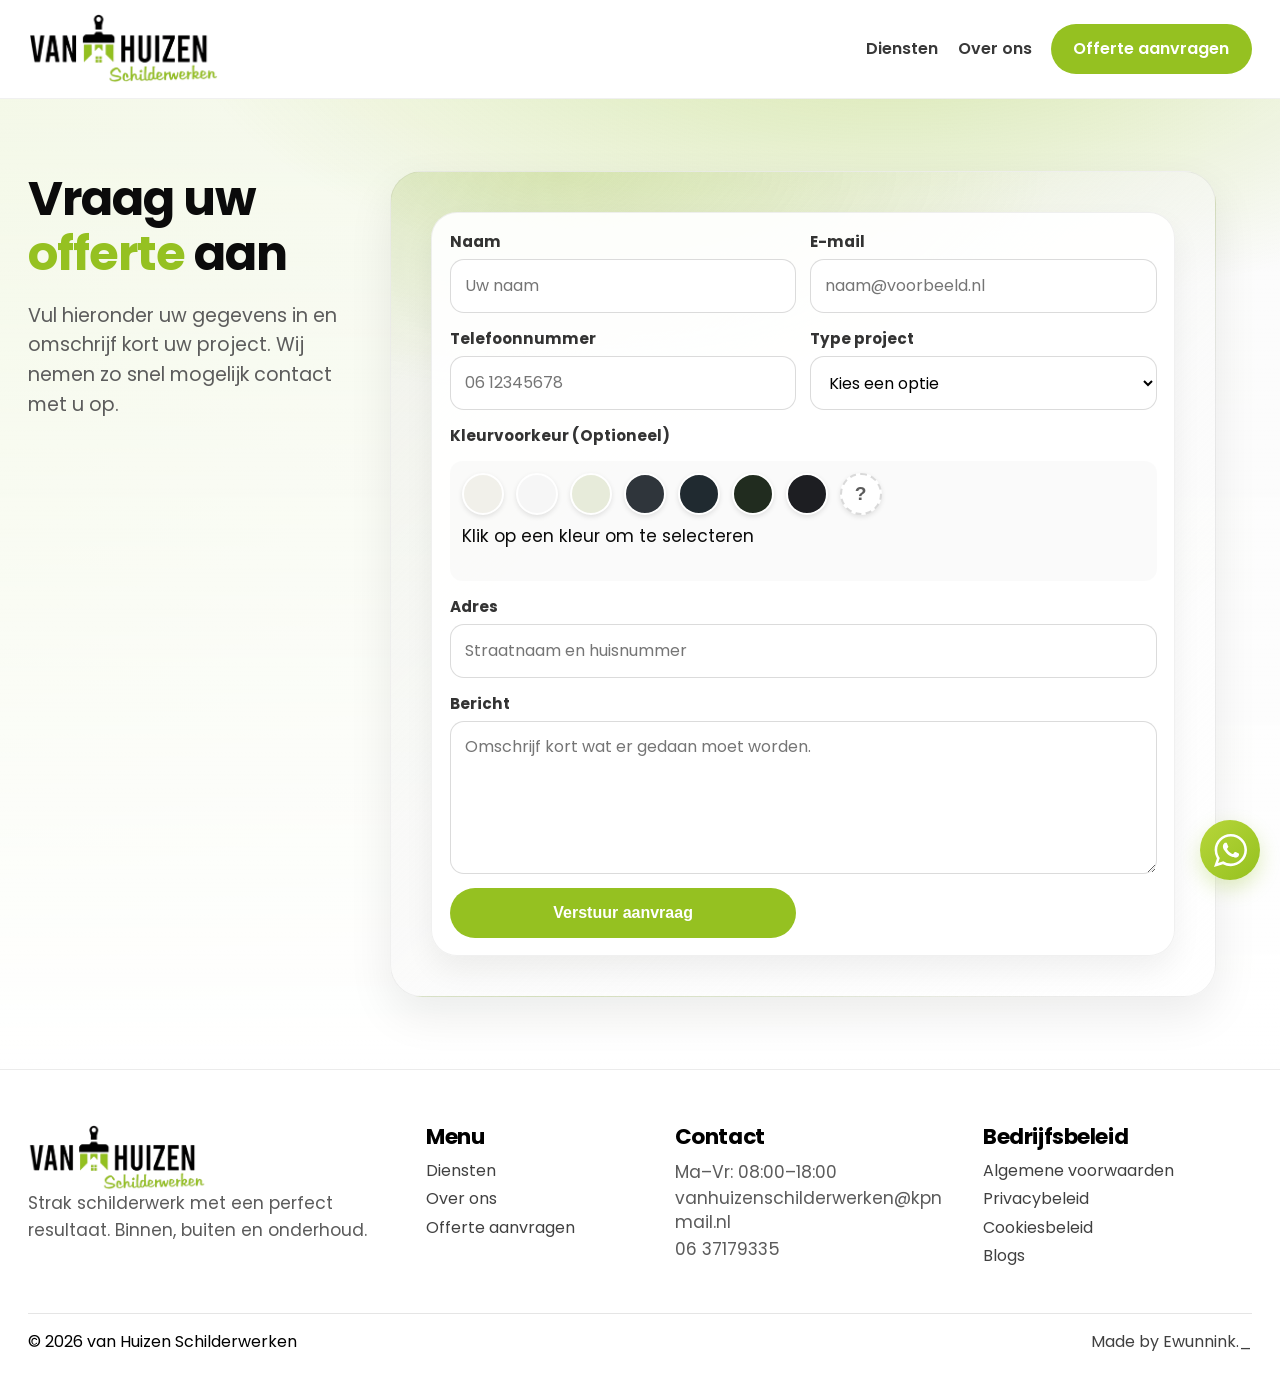
<file: offerte-aanvragen.html>
<!doctype html>
<html lang="nl">
<head>
  <meta charset="utf-8" />
  <meta name="viewport" content="width=device-width, initial-scale=1" />
  <title>Offerte Schilderwerk Aanvragen | van Huizen Schilderwerken</title>
  <link rel="icon" type="image/png" sizes="32x32" href="/favicon-vhs-5.png">
  <meta name="description" content="Vraag eenvoudig een vrijblijvende offerte aan voor schilderwerk, onderhoud, behangen of renovatie bij van Huizen Schilderwerken in Twente." />
  <link rel="canonical" href="https://vanhuizenschilderwerken.nl/offerte-schilderwerk-aanvragen." />
  <link rel="preconnect" href="https://fonts.gstatic.com" crossorigin>
  <link href="https://fonts.googleapis.com/css2?family=Merriweather:ital,wght@0,400;0,700;1,400;1,700&family=Poppins:wght@300;400;500;600;700&display=swap" rel="stylesheet">
  <link rel="stylesheet" href="offerte-aanvragen.css" />
</head>

<body>
  <a class="skip-link" href="/">Direct naar inhoud</a>

  <header class="site-header" data-elevate>
    <div class="container header-inner">
      <a class="brand" href="/" aria-label="van Huizen schilderwerken - Home">
        <img class="brand-logo brand-logo--footer" src="Logo van Huizen schilderwerken.png" alt="van Huizen schilderwerken logo">
      </a>

      <nav class="nav" aria-label="Hoofdnavigatie">
        <button class="nav-toggle" type="button" aria-expanded="false" aria-controls="navMenu">
          <span class="nav-toggle-lines" aria-hidden="true"></span>
          <span class="sr-only">Menu</span>
        </button>

         <div id="navMenu" class="nav-menu">
          <a href="/diensten/">Diensten</a>
          <a href="/over-ons/">Over ons</a>
          <a href="/offerte-aanvragen/" class="btn btn-primary">Offerte aanvragen</a>
        </div>
      </nav>
    </div>
  </header>

  <main id="main">
    <section class="quote-page">
      <div class="quote-bg" aria-hidden="true"></div>

      <div class="container quote-layout">
        <div class="quote-copy reveal">
          <h1>Vraag uw <span class="logo-script">offerte</span> aan</h1>
          <p class="section-lead">
            Vul hieronder uw gegevens in en omschrijf kort uw project. Wij nemen zo snel mogelijk contact met u op.
          </p>
        </div>

        <div class="quote-card reveal">
          <form class="form quote-form" autocomplete="on">
            <div class="field">
              <label for="naam">Naam</label>
              <input id="naam" name="naam" type="text" placeholder="Uw naam" required />
            </div>

            <div class="field">
              <label for="email">E-mail</label>
              <input id="email" name="email" type="email" placeholder="naam@voorbeeld.nl" required />
            </div>

            <div class="field">
              <label for="telefoon">Telefoonnummer</label>
              <input id="telefoon" name="telefoon" type="tel" placeholder="06 12345678" required />
            </div>

            <div class="field">
              <label for="dienst">Type project</label>
              <select id="dienst" name="dienst" required>
               <option value="" disabled selected>Kies een optie</option>
                <option>Binnen schilderwerk</option>
                <option>Buiten schilderwerk</option>
                <option>Onderhoud schilderwerk</option>
                <option>Glaszetten</option>
                <option>Houtrotreparatie</option>
                <option>Sauswerk</option>
                <option>Behangen</option>
                <option>Herstelwerk</option>
                <option>Spuitwerk</option>
                <option>Overig</option>
              </select>
            </div>

            
<div class="field field--full">
  <label>Kleurvoorkeur (Optioneel)</label>
  <div class="color-swatch-container">
    <input type="hidden" name="gekozen_ral_kleur" id="selected-ral" value="Nog geen keuze">
    
    <div class="swatches">
      <button type="button" class="swatch" data-name="RAL 9010 (Zuiver wit)" title="RAL 9010" style="background-color: #F1F0EA;"></button>
      <button type="button" class="swatch" data-name="RAL 9016 (Verkeerswit)" title="RAL 9016" style="background-color: #F6F6F6;"></button>
      <button type="button" class="swatch" data-name="RAL 9001 (Crèmewit)" title="RAL 9001" style="background-color: #E7EBDA;"></button>
      <button type="button" class="swatch" data-name="RAL 7016 (Antraciet)" title="RAL 7016" style="background-color: #2F353B;"></button>
      <button type="button" class="swatch" data-name="RAL 7021 (Zwartgrijs)" title="RAL 7021" style="background-color: #202A30;"></button>
      <button type="button" class="swatch" data-name="RAL 6009 (Dennengroen)" title="RAL 6009" style="background-color: #212C1F;"></button>
      <button type="button" class="swatch" data-name="RAL 9005 (Gitzwart)" title="RAL 9005" style="background-color: #1D1E22;"></button>
      <button type="button" class="swatch-other" id="btn-custom-color" title="Andere kleur">?</button>
    </div>
    <p id="color-display-name" class="fineprint">Klik op een kleur om te selecteren</p>
    
    <input type="text" id="custom-color-input" name="andere_kleur" placeholder="Voer RAL code of kleurnaam in..." style="display:none; margin-top: 10px; width: 100%; padding: 0.8rem; border-radius: 8px; border: 1px solid rgba(0,0,0,0.1);">
  </div>
</div>

            <div class="field field--full">
              <label for="adres">Adres</label>
              <input id="adres" name="adres" type="text" placeholder="Straatnaam en huisnummer" />
            </div>

            <div class="field field--full">
              <label for="bericht">Bericht</label>
              <textarea id="bericht" name="bericht" rows="5" placeholder="Omschrijf kort wat er gedaan moet worden." required></textarea>
            </div>

            <button class="btn btn-primary btn-block" type="submit">Verstuur aanvraag</button>
          </form>
        </div>
      </div>
    </section>
  </main>

 <footer class="footer">
    <div class="container footer-grid">
      <div>
        <a class="brand brand--footer" href="#top" aria-label="van Huizen schilderwerken">
          <img class="brand-logo" src="Logo van Huizen schilderwerken.png" alt="van Huizen schilderwerken logo">
        </a>
        <p class="muted">Strak schilderwerk met een perfect resultaat. Binnen, buiten en onderhoud.</p>
      </div>

      <div class="footer-col">
        <h3>Menu</h3>
        <a href="/diensten/">Diensten</a>
        <a href="over-ons/">Over ons</a>
        <a href="/offerte-aanvragen/">Offerte aanvragen</a>
      </div>

      <div class="footer-col">
        <h3>Contact</h3>
        <p class="muted">Ma–Vr: 08:00–18:00</p>
        <p class="muted">vanhuizenschilderwerken@kpnmail.nl</p>
        <p class="muted">06 37179335</p>
      </div>

      <div class="footer-col">
        <h3>Bedrijfsbeleid</h3>
        <a href="/algemene-voorwaarden/">Algemene voorwaarden</a>
        <a href="/privacybeleid/">Privacybeleid</a>
        <a href="/cookiesbeleid/">Cookiesbeleid</a>
        <a href="/blog-twente/">Blogs</a>
      </div>
    </div>

    <div class="container footer-bottom">
  <span>© <span id="year"></span> van Huizen Schilderwerken</span>

  <a 
    href="https://www.instagram.com/ewunnink._/" 
    target="_blank" 
    rel="noopener noreferrer"
    class="made-by"
  >
    Made by Ewunnink._
  </a>
</div>

  </footer>

  <div class="whatsapp-wrapper">
    <button
      id="huizen-whatsapp-button"
      class="whatsapp-button"
      aria-label="Open WhatsApp chat"
      type="button"
    >
      <svg xmlns="http://www.w3.org/2000/svg" width="33" height="33" viewBox="0 0 24 24" fill="white" aria-hidden="true">
        <path d="M24 11.7c0 6.45-5.27 11.68-11.78 11.68-2.07 0-4-.53-5.7-1.45L0 24l2.13-6.27a11.57 11.57 0 0 1-1.7-6.04C.44 5.23 5.72 0 12.23 0 18.72 0 24 5.23 24 11.7M12.22 1.85c-5.46 0-9.9 4.41-9.9 9.83 0 2.15.7 4.14 1.88 5.76L2.96 21.1l3.8-1.2a9.9 9.9 0 0 0 5.46 1.62c5.46 0 9.9-4.4 9.9-9.83a9.88 9.88 0 0 0-9.9-9.83m5.95 12.52c-.08-.12-.27-.19-.56-.33-.28-.14-1.7-.84-1.97-.93-.26-.1-.46-.15-.65.14-.2.29-.75.93-.91 1.12-.17.2-.34.22-.63.08-.29-.15-1.22-.45-2.32-1.43a8.64 8.64 0 0 1-1.6-1.98c-.18-.29-.03-.44.12-.58.13-.13.29-.34.43-.5.15-.17.2-.3.29-.48.1-.2.05-.36-.02-.5-.08-.15-.65-1.56-.9-2.13-.24-.58-.48-.48-.64-.48-.17 0-.37-.03-.56-.03-.2 0-.5.08-.77.36-.26.29-1 .98-1 2.4 0 1.4 1.03 2.76 1.17 2.96.14.19 2 3.17 4.93 4.32 2.94 1.15 2.94.77 3.47.72.53-.05 1.7-.7 1.95-1.36.24-.67.24-1.25.17-1.37"></path>
      </svg>
    </button>

    <div id="huizen-whatsapp-chat" class="whatsapp-chat" role="dialog" aria-modal="true" aria-labelledby="huizen-whatsapp-title">
      <div class="whatsapp-chat-header">
        <div class="whatsapp-chat-header-text">
          <h3 id="huizen-whatsapp-title">van Huizen schilderwerken</h3>
          <p>De snelste manier om contact met ons op te nemen</p>
        </div>

        <button id="huizen-chat-close" class="whatsapp-chat-close" type="button" aria-label="Sluiten">✕</button>
      </div>

      <div class="whatsapp-chat-body">
        <p>Hey 👋 Waar kunnen we je mee helpen?</p>
      </div>

      <div class="whatsapp-chat-footer">
        <input
          id="huizen-chat-input"
          type="text"
          placeholder="Typ een bericht..."
          aria-label="Typ een WhatsApp bericht"
        >
        <button id="huizen-chat-send" class="whatsapp-send-button" type="button" aria-label="Versturen">
          <svg xmlns="http://www.w3.org/2000/svg"
          width="20"
          height="20"
          viewBox="0 0 24 24"
          fill="none"
          stroke="currentColor"
          stroke-width="2"
          stroke-linecap="round"
          stroke-linejoin="round">
            <line x1="22" y1="2" x2="11" y2="13"></line>
            <polygon points="22 2 15 22 11 13 2 9 22 2"></polygon>
          </svg>
        </button>
      </div>
    </div>
  </div>

  <script src="offerte-aanvragen.js"></script>
</body>
</html>
</file>
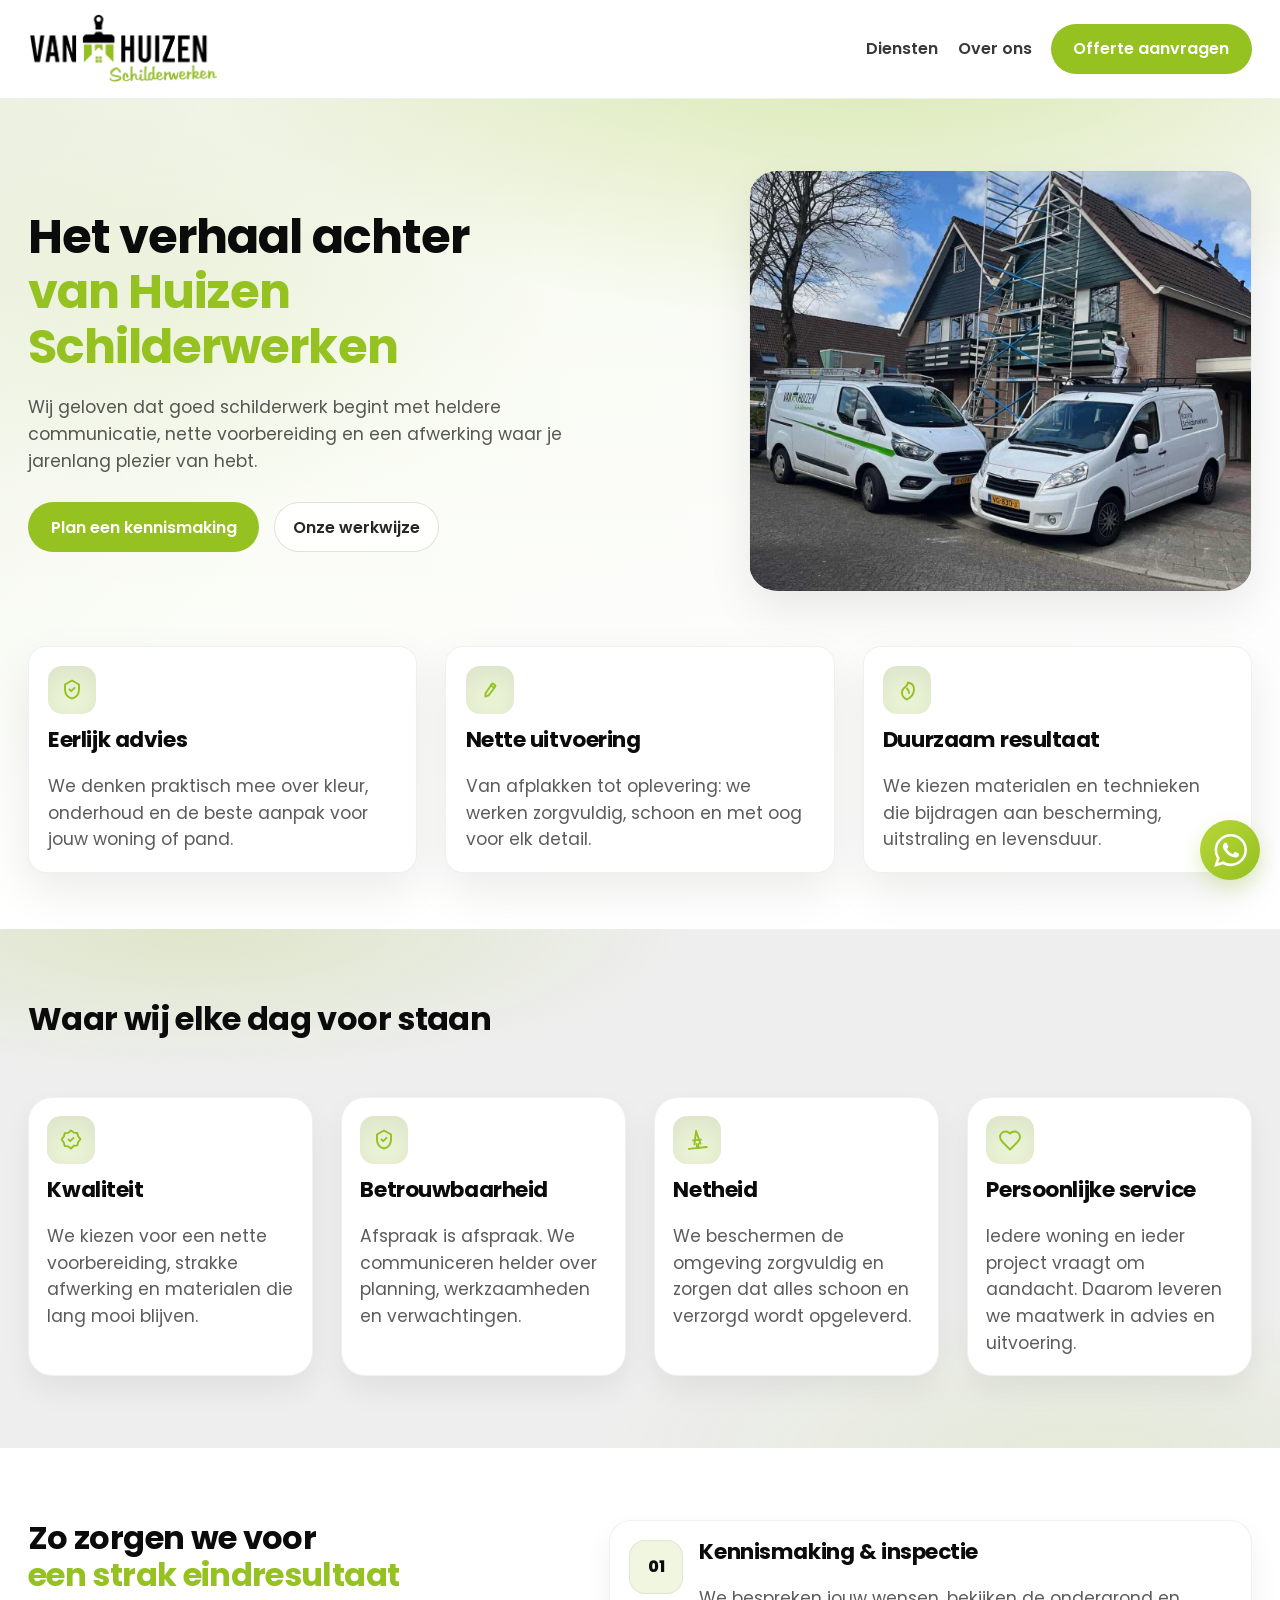
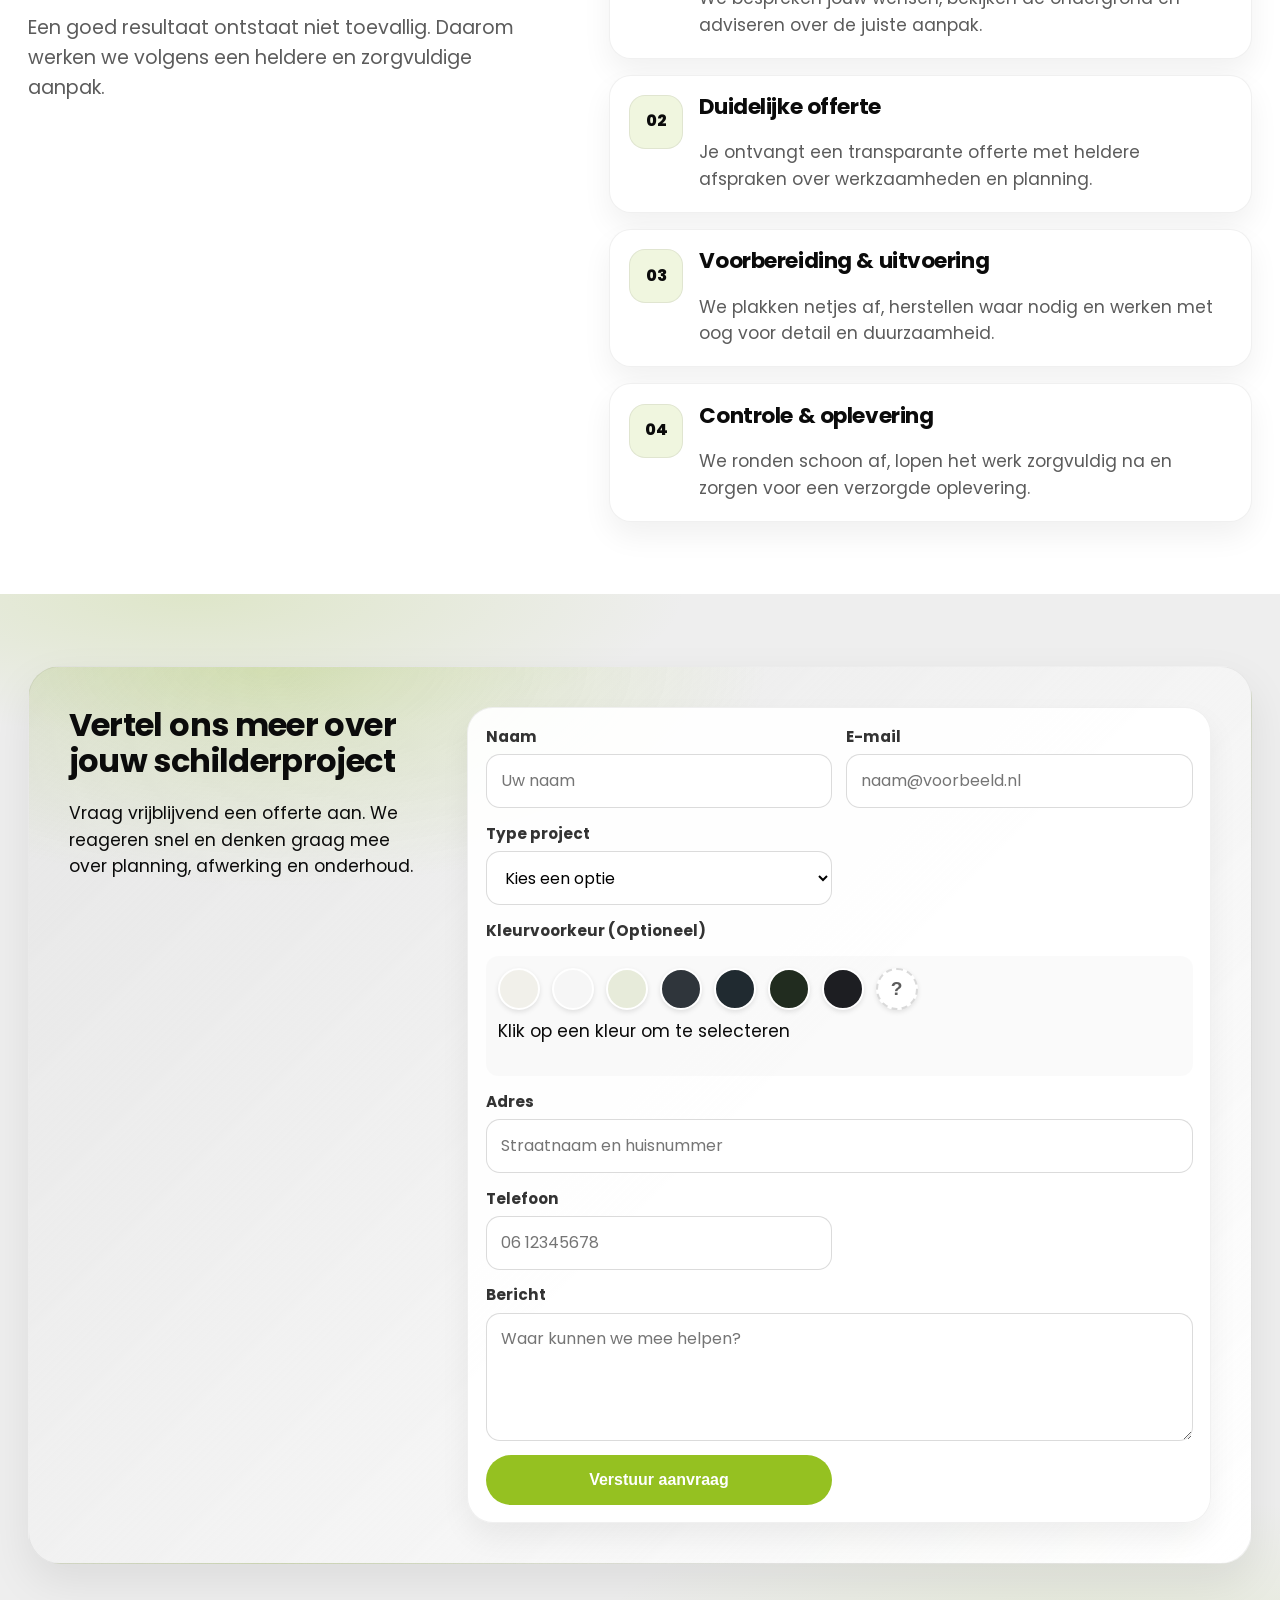
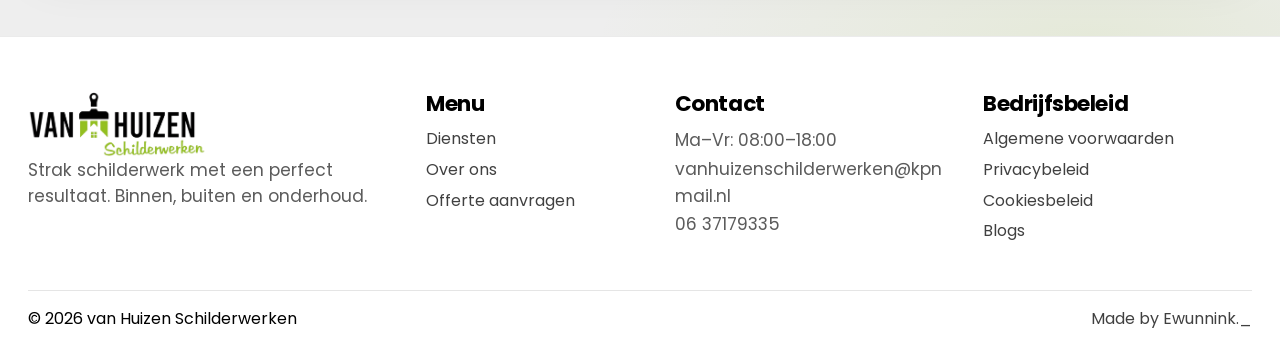
<file: over-ons.html>
<!doctype html>
<html lang="nl">
<head>
  <meta charset="utf-8" />
  <meta name="viewport" content="width=device-width, initial-scale=1" />
  <title>Over van Huizen Schilderwerken | Schildersbedrijf in Twente</title>
  <link rel="icon" href="/favicon-vhs-3.png" type="image/png">
  <meta name="description" content="Maak kennis met van Huizen Schilderwerken, een professioneel schildersbedrijf in Twente met oog voor vakmanschap, kwaliteit en duidelijke afspraken." />
  <link rel="canonical" href="https://www.vanhuizenschilderwerken.nl/over-ons" />
  <link rel="preconnect" href="https://fonts.googleapis.com">
  <link rel="preconnect" href="https://fonts.gstatic.com" crossorigin>
  <link href="https://fonts.googleapis.com/css2?family=Merriweather:ital,wght@0,400;0,700;1,400;1,700&family=Poppins:wght@300;400;500;600;700&display=swap" rel="stylesheet">
  <link rel="stylesheet" href="over-ons.css" />
</head>
<body>
  <a class="skip-link" href="/">Direct naar inhoud</a>

  <header class="site-header" data-elevate>
    <div class="container header-inner">
      <a class="brand" href="/" aria-label="van Huizen schilderwerken - Home">
        <img class="brand-logo brand-logo--footer" src="Logo van Huizen schilderwerken.png" alt="van Huizen schilderwerken logo">
      </a>

      <nav class="nav" aria-label="Hoofdnavigatie">
        <button class="nav-toggle" type="button" aria-expanded="false" aria-controls="navMenu">
          <span class="nav-toggle-lines" aria-hidden="true"></span>
          <span class="sr-only">Menu</span>
        </button>

       <div id="navMenu" class="nav-menu">
          <a href="/diensten/">Diensten</a>
          <a href="/over-ons/">Over ons</a>
          <a href="/offerte-aanvragen/" class="btn btn-primary">Offerte aanvragen</a>
        </div>
      </nav>
    </div>
  </header>

  <main id="main">
    <section class="hero hero--about">
      <div class="hero-bg" aria-hidden="true">
        <div class="hero-bg-overlay"></div>
      </div>

      <div class="container hero-grid">
        <div class="hero-copy reveal">
          <h1>
  Het verhaal achter<br>
   <span class="logo-script">van Huizen Schilderwerken</span>
</h1>
          <p class="lead">
            Wij geloven dat goed schilderwerk begint met heldere communicatie, nette voorbereiding en een afwerking waar je jarenlang plezier van hebt.
          </p>

          <div class="hero-actions">
            <a class="btn btn-primary" href="#contact">Plan een kennismaking</a>
            <a class="btn btn-ghost" href="#werkwijze">Onze werkwijze</a>
          </div>
        </div>

        <div class="hero-panel reveal" aria-hidden="true">
          <div class="hero-photo hero-photo--about"></div>
        </div>
      </div>

<div class="container usp-row">
  <article class="usp-card reveal">
    <div class="usp-icon usp-icon--advies" aria-hidden="true">
      <svg viewBox="0 0 24 24" fill="none" stroke="currentColor" stroke-width="1.9" stroke-linecap="round" stroke-linejoin="round">
        <path d="M12 3l7 4v5c0 5-3.4 8-7 9-3.6-1-7-4-7-9V7l7-4z"></path>
        <path d="M9.5 12l1.7 1.7 3.3-3.3"></path>
      </svg>
    </div>
    <h3>Eerlijk advies</h3>
    <p>We denken praktisch mee over kleur, onderhoud en de beste aanpak voor jouw woning of pand.</p>
  </article>

  <article class="usp-card reveal">
    <div class="usp-icon usp-icon--uitvoering" aria-hidden="true">
      <svg viewBox="0 0 24 24" fill="none" stroke="currentColor" stroke-width="1.9" stroke-linecap="round" stroke-linejoin="round">
        <path d="M14.7 6.3a1 1 0 0 1 1.4 0l1.6 1.6a1 1 0 0 1 0 1.4l-7.9 7.9-3.3.7.7-3.3 7.5-8.3z"></path>
        <path d="M13.5 7.5l3 3"></path>
      </svg>
    </div>
    <h3>Nette uitvoering</h3>
    <p>Van afplakken tot oplevering: we werken zorgvuldig, schoon en met oog voor elk detail.</p>
  </article>

  <article class="usp-card reveal">
    <div class="usp-icon usp-icon--duurzaam" aria-hidden="true">
      <svg viewBox="0 0 24 24" fill="none" stroke="currentColor" stroke-width="1.9" stroke-linecap="round" stroke-linejoin="round">
        <path d="M12 21c4.5-2.5 7-6.1 7-10.3C19 7 16.5 4.6 13 4c-.4 2.1-1.5 3.7-3.3 5C8 10.2 7 11.9 7 14c0 3.6 2.3 5.9 5 7z"></path>
        <path d="M12 10c1.4 1.4 2 2.8 2 4.5"></path>
      </svg>
    </div>
    <h3>Duurzaam resultaat</h3>
    <p>We kiezen materialen en technieken die bijdragen aan bescherming, uitstraling en levensduur.</p>
  </article>
</div>
    </section>

    <section class="section section-soft">
      <div class="container">
        <div class="section-head reveal">
          <h2>Waar wij elke dag voor staan</h2>
        </div>

        <div class="feature-grid feature-grid--values">
  <article class="feature-card reveal">
    <div class="feature-icon feature-icon--kwaliteit" aria-hidden="true">
      <svg viewBox="0 0 24 24" fill="none" stroke="currentColor" stroke-width="1.9" stroke-linecap="round" stroke-linejoin="round">
        <path d="M12 3l2.8 2.1 3.5.4.9 3.4 2.2 2.8-2.2 2.8-.9 3.4-3.5.4L12 21l-2.8-2.1-3.5-.4-.9-3.4L2.6 12l2.2-2.8.9-3.4 3.5-.4L12 3z"></path>
        <path d="M9.5 12l1.7 1.7 3.3-3.3"></path>
      </svg>
    </div>
    <h3>Kwaliteit</h3>
    <p>We kiezen voor een nette voorbereiding, strakke afwerking en materialen die lang mooi blijven.</p>
  </article>

  <article class="feature-card reveal">
    <div class="feature-icon feature-icon--betrouwbaarheid" aria-hidden="true">
      <svg viewBox="0 0 24 24" fill="none" stroke="currentColor" stroke-width="1.9" stroke-linecap="round" stroke-linejoin="round">
        <path d="M12 3l7 4v5c0 5-3.4 8-7 9-3.6-1-7-4-7-9V7l7-4z"></path>
        <path d="M9.5 12l1.7 1.7 3.3-3.3"></path>
      </svg>
    </div>
    <h3>Betrouwbaarheid</h3>
    <p>Afspraak is afspraak. We communiceren helder over planning, werkzaamheden en verwachtingen.</p>
  </article>

  <article class="feature-card reveal">
    <div class="feature-icon feature-icon--netheid" aria-hidden="true">
      <svg viewBox="0 0 24 24" fill="none" stroke="currentColor" stroke-width="1.9" stroke-linecap="round" stroke-linejoin="round">
  <path d="M3 20h18"></path>
  <path d="m9 16 3-13 3 13"></path>
  <path d="M8 12h8"></path>
  <path d="m11 16 .5 4"></path>
  <path d="m13 16-.5 4"></path>
</svg>
    </div>
    <h3>Netheid</h3>
    <p>We beschermen de omgeving zorgvuldig en zorgen dat alles schoon en verzorgd wordt opgeleverd.</p>
  </article>

  <article class="feature-card reveal">
    <div class="feature-icon feature-icon--service" aria-hidden="true">
      <svg viewBox="0 0 24 24" fill="none" stroke="currentColor" stroke-width="1.9" stroke-linecap="round" stroke-linejoin="round">
  <path d="M19 14c1.49-1.46 3-3.21 3-5.5A5.5 5.5 0 0 0 16.5 3c-1.76 0-3 .5-4.5 2-1.5-1.5-2.74-2-4.5-2A5.5 5.5 0 0 0 2 8.5c0 2.3 1.5 4.05 3 5.5l7 7Z"></path>
</svg>
    </div>
    <h3>Persoonlijke service</h3>
    <p>Iedere woning en ieder project vraagt om aandacht. Daarom leveren we maatwerk in advies en uitvoering.</p>
  </article>
</div>
      </div>
    </section>

    <section id="werkwijze" class="section">
      <div class="container process-grid">
        <div class="process-copy reveal">
          <h2>Zo zorgen we voor <br><span class="logo-script">een strak eindresultaat</span></h2>
          <p class="section-lead">
            Een goed resultaat ontstaat niet toevallig. Daarom werken we volgens een heldere en zorgvuldige aanpak.
          </p>
        </div>

        <div class="timeline reveal">
          <article class="timeline-item">
            <span class="timeline-step">01</span>
            <div>
              <h3>Kennismaking & inspectie</h3>
              <p>We bespreken jouw wensen, bekijken de ondergrond en adviseren over de juiste aanpak.</p>
            </div>
          </article>

          <article class="timeline-item">
            <span class="timeline-step">02</span>
            <div>
              <h3>Duidelijke offerte</h3>
              <p>Je ontvangt een transparante offerte met heldere afspraken over werkzaamheden en planning.</p>
            </div>
          </article>

          <article class="timeline-item">
            <span class="timeline-step">03</span>
            <div>
              <h3>Voorbereiding & uitvoering</h3>
              <p>We plakken netjes af, herstellen waar nodig en werken met oog voor detail en duurzaamheid.</p>
            </div>
          </article>

          <article class="timeline-item">
            <span class="timeline-step">04</span>
            <div>
              <h3>Controle & oplevering</h3>
              <p>We ronden schoon af, lopen het werk zorgvuldig na en zorgen voor een verzorgde oplevering.</p>
            </div>
          </article>
        </div>
      </div>
    </section>

    <section id="contact" class="section section-soft">
      <div class="container">
        <div class="big-cta reveal">
          <div class="big-cta-copy">
            <h2>Vertel ons meer over jouw schilderproject</h2>
            <p>Vraag vrijblijvend een offerte aan. We reageren snel en denken graag mee over planning, afwerking en onderhoud.</p>
          </div>

          <form class="form" autocomplete="on">
            <div class="field">
              <label for="naam">Naam</label>
              <input id="naam" name="naam" type="text" placeholder="Uw naam" required />
            </div>
            <div class="field">
              <label for="email">E-mail</label>
              <input id="email" name="email" type="email" placeholder="naam@voorbeeld.nl" required />
            </div>
            <div class="field">
              <label for="dienst">Type project</label>
              <select id="dienst" name="dienst" required>
                <option value="" disabled selected>Kies een optie</option>
                <option>Binnen schilderwerk</option>
                <option>Buiten schilderwerk</option>
                <option>Onderhoud schilderwerk</option>
                <option>Glaszetten</option>
                <option>Houtrotreparatie</option>
                <option>Sauswerk</option>
                <option>Behangen</option>
                <option>Herstelwerk</option>
                <option>Spuitwerk</option>
                <option>Overig</option>
              </select>
            </div>

<div class="field field--full">
  <label>Kleurvoorkeur (Optioneel)</label>
  <div class="color-swatch-container">
    <input type="hidden" name="gekozen_ral_kleur" id="selected-ral" value="Nog geen keuze">
    
    <div class="swatches">
      <button type="button" class="swatch" data-name="RAL 9010 (Zuiver wit)" title="RAL 9010" style="background-color: #F1F0EA;"></button>
      <button type="button" class="swatch" data-name="RAL 9016 (Verkeerswit)" title="RAL 9016" style="background-color: #F6F6F6;"></button>
      <button type="button" class="swatch" data-name="RAL 9001 (Crèmewit)" title="RAL 9001" style="background-color: #E7EBDA;"></button>
      <button type="button" class="swatch" data-name="RAL 7016 (Antraciet)" title="RAL 7016" style="background-color: #2F353B;"></button>
      <button type="button" class="swatch" data-name="RAL 7021 (Zwartgrijs)" title="RAL 7021" style="background-color: #202A30;"></button>
      <button type="button" class="swatch" data-name="RAL 6009 (Dennengroen)" title="RAL 6009" style="background-color: #212C1F;"></button>
      <button type="button" class="swatch" data-name="RAL 9005 (Gitzwart)" title="RAL 9005" style="background-color: #1D1E22;"></button>
      <button type="button" class="swatch-other" id="btn-custom-color" title="Andere kleur">?</button>
    </div>
    <p id="color-display-name" class="fineprint">Klik op een kleur om te selecteren</p>
    
    <input type="text" id="custom-color-input" name="andere_kleur" placeholder="Voer RAL code of kleurnaam in..." style="display:none; margin-top: 10px; width: 100%; padding: 0.8rem; border-radius: 8px; border: 1px solid rgba(0,0,0,0.1);">
  </div>
</div>

<div class="field field--full">
  <label for="adres">Adres</label>
  <input id="adres" name="adres" type="text" placeholder="Straatnaam en huisnummer" />
</div>

            <div class="field">
              <label for="telefoon">Telefoon</label>
              <input id="telefoon" name="telefoon" type="tel" placeholder="06 12345678" />
            </div>
            <div class="field field--full">
              <label for="bericht">Bericht</label>
              <textarea id="bericht" name="bericht" rows="4" placeholder="Waar kunnen we mee helpen?" required></textarea>
            </div>
            <button class="btn btn-primary btn-block" type="submit">Verstuur aanvraag</button>
          </form>
        </div>
      </div>
    </section>
  </main>

  <footer class="footer">
    <div class="container footer-grid">
      <div>
        <a class="brand brand--footer" href="#top" aria-label="van Huizen schilderwerken">
          <img class="brand-logo" src="Logo van Huizen schilderwerken.png" alt="van Huizen schilderwerken logo">
        </a>
        <p class="muted">Strak schilderwerk met een perfect resultaat. Binnen, buiten en onderhoud.</p>
      </div>

      <div class="footer-col">
        <h3>Menu</h3>
        <a href="/diensten/">Diensten</a>
        <a href="/over-ons/">Over ons</a>
         <a href="/offerte-aanvragen/">Offerte aanvragen</a>
      </div>

      <div class="footer-col">
        <h3>Contact</h3>
        <p class="muted">Ma–Vr: 08:00–18:00</p>
        <p class="muted">vanhuizenschilderwerken@kpnmail.nl</p>
        <p class="muted">06 37179335</p>
      </div>

      <div class="footer-col">
        <h3>Bedrijfsbeleid</h3>
        <a href="/algemene-voorwaarden/">Algemene voorwaarden</a>
        <a href="/privacybeleid/">Privacybeleid</a>
        <a href="/cookiesbeleid/">Cookiesbeleid</a>
        <a href="/blog-twente/">Blogs</a>
      </div>
    </div>

    <div class="container footer-bottom">
  <span>© <span id="year"></span> van Huizen Schilderwerken</span>

  <a 
    href="https://www.instagram.com/ewunnink._/" 
    target="_blank" 
    rel="noopener noreferrer"
    class="made-by"
  >
    Made by Ewunnink._
  </a>
</div>

  </footer>
  <div class="whatsapp-wrapper">
    <button id="huizen-whatsapp-button" class="whatsapp-button" aria-label="Open WhatsApp chat" type="button">
      <svg xmlns="http://www.w3.org/2000/svg" width="33" height="33" viewBox="0 0 24 24" fill="white" aria-hidden="true">
        <path d="M24 11.7c0 6.45-5.27 11.68-11.78 11.68-2.07 0-4-.53-5.7-1.45L0 24l2.13-6.27a11.57 11.57 0 0 1-1.7-6.04C.44 5.23 5.72 0 12.23 0 18.72 0 24 5.23 24 11.7M12.22 1.85c-5.46 0-9.9 4.41-9.9 9.83 0 2.15.7 4.14 1.88 5.76L2.96 21.1l3.8-1.2a9.9 9.9 0 0 0 5.46 1.62c5.46 0 9.9-4.4 9.9-9.83a9.88 9.88 0 0 0-9.9-9.83m5.95 12.52c-.08-.12-.27-.19-.56-.33-.28-.14-1.7-.84-1.97-.93-.26-.1-.46-.15-.65.14-.2.29-.75.93-.91 1.12-.17.2-.34.22-.63.08-.29-.15-1.22-.45-2.32-1.43a8.64 8.64 0 0 1-1.6-1.98c-.18-.29-.03-.44.12-.58.13-.13.29-.34.43-.5.15-.17.2-.3.29-.48.1-.2.05-.36-.02-.5-.08-.15-.65-1.56-.9-2.13-.24-.58-.48-.48-.64-.48-.17 0-.37-.03-.56-.03-.2 0-.5.08-.77.36-.26.29-1 .98-1 2.4 0 1.4 1.03 2.76 1.17 2.96.14.19 2 3.17 4.93 4.32 2.94 1.15 2.94.77 3.47.72.53-.05 1.7-.7 1.95-1.36.24-.67.24-1.25.17-1.37"></path>
      </svg>
    </button>

    <div id="huizen-whatsapp-chat" class="whatsapp-chat" role="dialog" aria-modal="true" aria-labelledby="huizen-whatsapp-title">
      <div class="whatsapp-chat-header">
        <img src="Logo van Huizen schilderwerken.png" width="60" height="60" alt="van Huizen schilderwerken logo">
        <div class="whatsapp-chat-header-text">
          <h3 id="huizen-whatsapp-title">van Huizen schilderwerken</h3>
          <p>De snelste manier om contact met ons op te nemen</p>
        </div>
        <button id="huizen-chat-close" class="whatsapp-chat-close" type="button" aria-label="Sluiten">✕</button>
      </div>

      <div class="whatsapp-chat-body">
        <p>Hey 👋 Waar kunnen we je mee helpen?</p>
      </div>

      <div class="whatsapp-chat-footer">
        <input id="huizen-chat-input" type="text" placeholder="Typ een bericht..." aria-label="Typ een WhatsApp bericht">
        <button id="huizen-chat-send" class="whatsapp-send-button" type="button" aria-label="Versturen">
          <svg xmlns="http://www.w3.org/2000/svg" width="20" height="20" viewBox="0 0 24 24" fill="none" stroke="currentColor" stroke-width="2" stroke-linecap="round" stroke-linejoin="round">
            <line x1="22" y1="2" x2="11" y2="13"></line>
            <polygon points="22 2 15 22 11 13 2 9 22 2"></polygon>
          </svg>
        </button>
      </div>
    </div>
  </div>

  <script src="over-ons.js"></script>
</body>
</html>
</file>
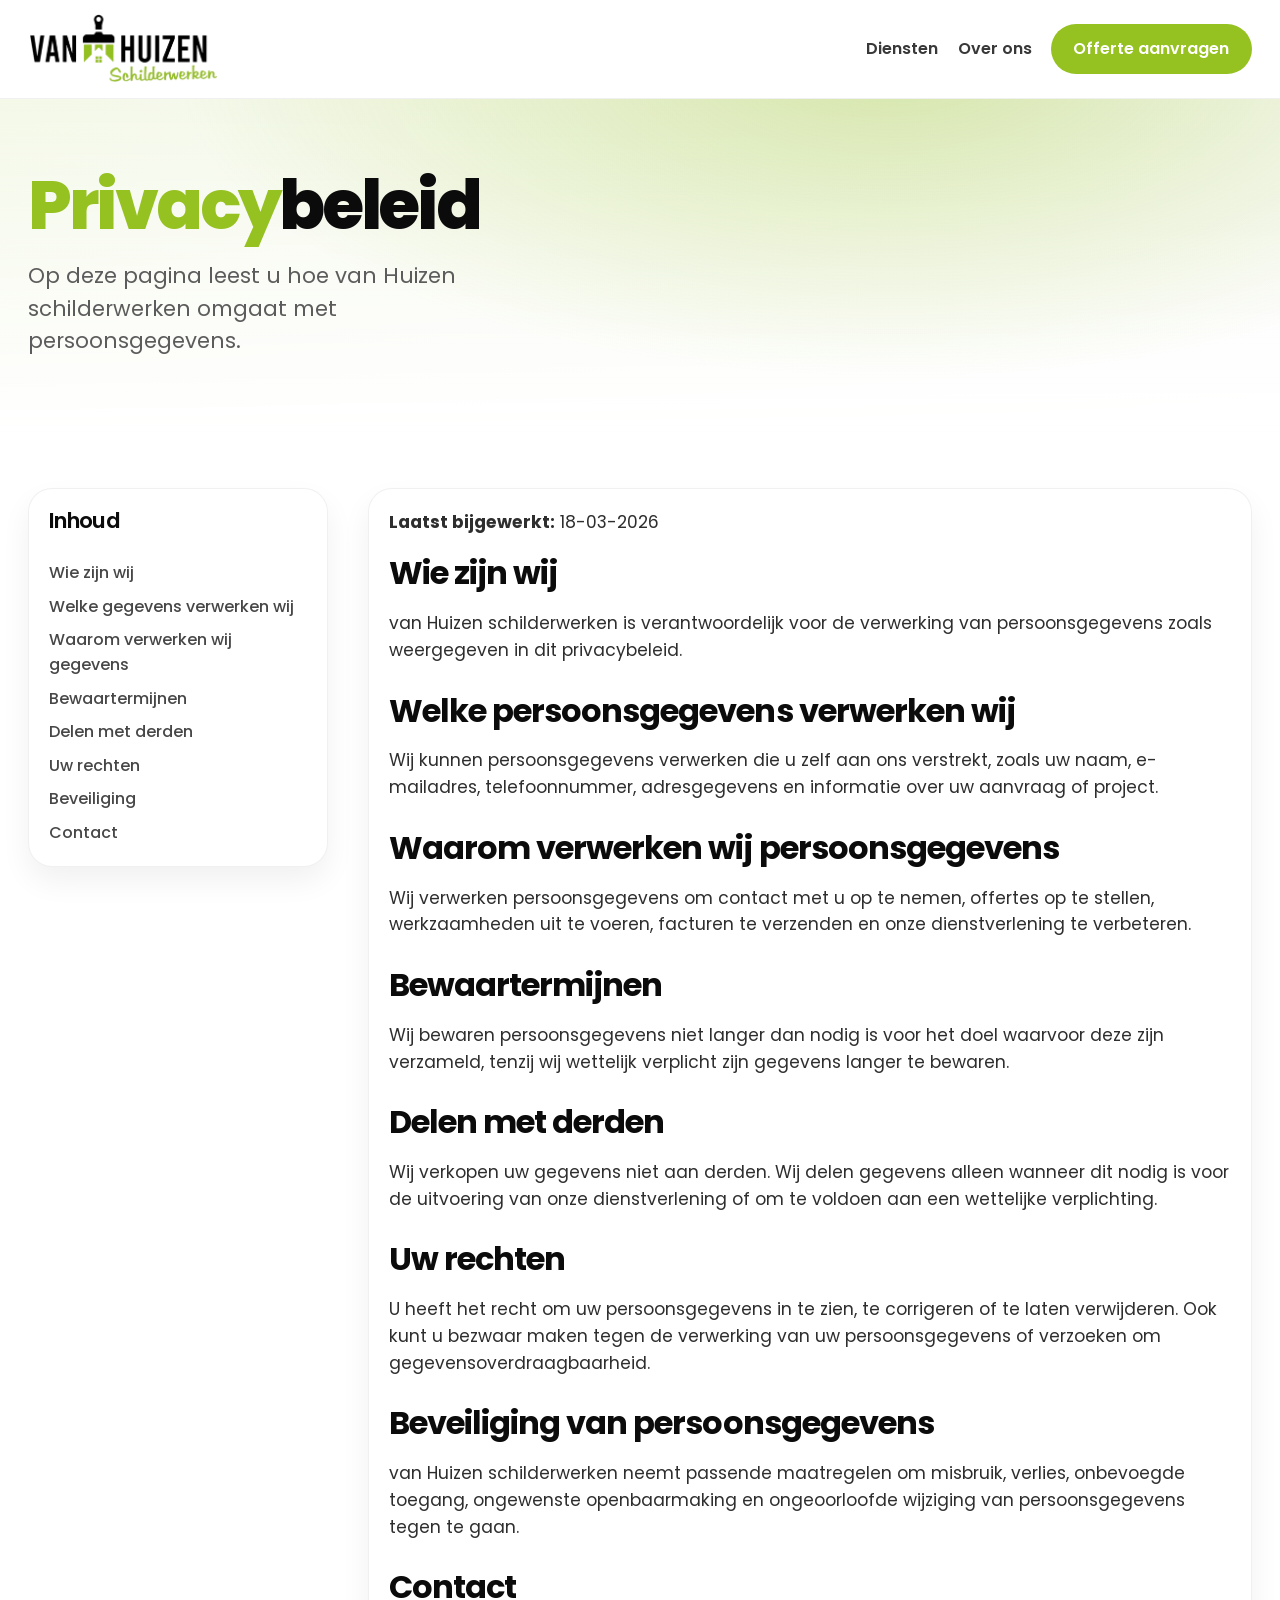
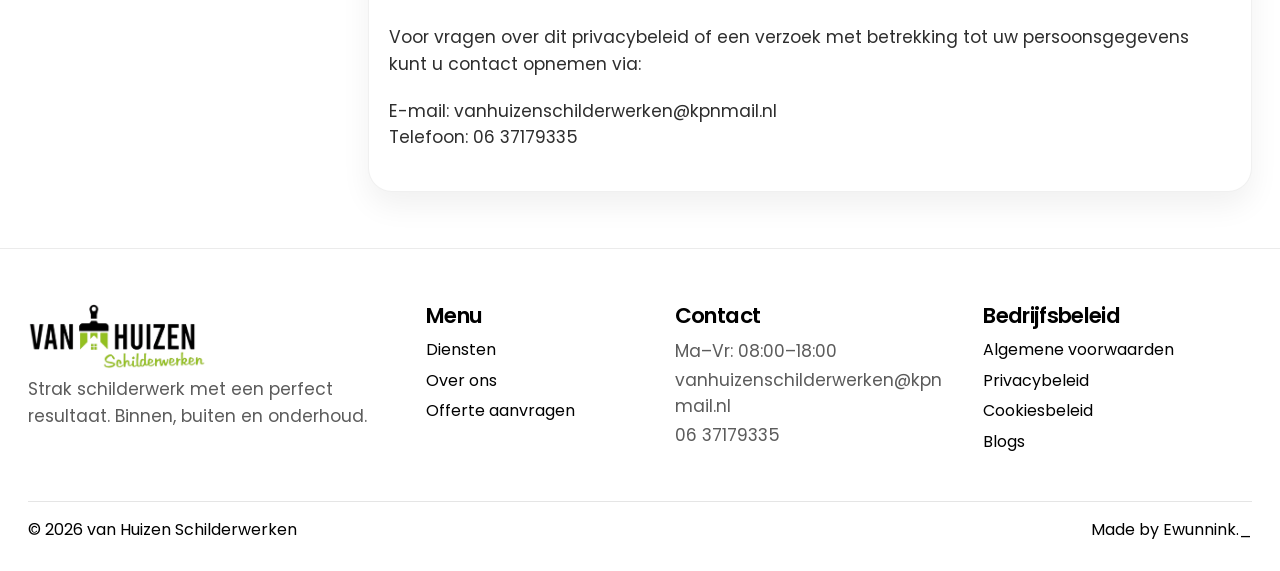
<file: privacybeleid.html>
<!doctype html>
<html lang="nl">
<head>
  <meta charset="utf-8" />
  <meta name="viewport" content="width=device-width, initial-scale=1" />
  <title>Privacybeleid | van Huizen Schilderwerken</title>
  <link rel="icon" type="image/png" sizes="32x32" href="/favicon-vhs-7.png">
  <meta name="description" content="Bekijk het privacybeleid van van Huizen Schilderwerken en lees hoe wij omgaan met persoonsgegevens, contactaanvragen en privacy." />
  <link rel="canonical" href="https://vanhuizenschilderwerken.nl/privacybeleid." />
  <link rel="preconnect" href="https://fonts.googleapis.com">
  <link rel="preconnect" href="https://fonts.gstatic.com" crossorigin>
  <link href="https://fonts.googleapis.com/css2?family=Merriweather:ital,wght@0,400;0,700;1,400;1,700&family=Poppins:wght@300;400;500;600;700&display=swap" rel="stylesheet">
  <link rel="stylesheet" href="legal.css" />
  <link rel="preconnect" href="https://fonts.googleapis.com">
<link rel="preconnect" href="https://fonts.gstatic.com" crossorigin>
<link href="https://fonts.googleapis.com/css2?family=Poppins:wght@400;500;600;700;800&display=swap" rel="stylesheet">
</head>
<body>
  <a class="skip-link" href="/">Direct naar inhoud</a>

  <header class="site-header" data-elevate>
    <div class="container header-inner">
      <a class="brand" href="/" aria-label="van Huizen schilderwerken - Home">
        <img class="brand-logo brand-logo--footer" src="Logo van Huizen schilderwerken.png" alt="van Huizen schilderwerken logo">
      </a>

      <nav class="nav" aria-label="Hoofdnavigatie">
        <button class="nav-toggle" type="button" aria-expanded="false" aria-controls="navMenu">
          <span class="nav-toggle-lines" aria-hidden="true"></span>
          <span class="sr-only">Menu</span>
        </button>

       <div id="navMenu" class="nav-menu">
          <a href="/diensten/">Diensten</a>
          <a href="/over-ons/">Over ons</a>
          <a href="/offerte-aanvragen/" class="btn btn-primary">Offerte aanvragen</a>
        </div>
      </nav>
    </div>
  </header>

  <main id="main">
    <section class="legal-hero">
      <div class="legal-hero-bg" aria-hidden="true"></div>
      <div class="container legal-hero-inner">
        <h1><span class="logo-script">Privacy</span>beleid</h1>
        <p class="section-lead">
          Op deze pagina leest u hoe van Huizen schilderwerken omgaat met persoonsgegevens.
        </p>
      </div>
    </section>

    <section class="section">
      <div class="container legal-layout">
        <aside class="legal-aside reveal">
          <div class="legal-card">
            <h3>Inhoud</h3>
            <a href="#wie-zijn-wij">Wie zijn wij</a>
            <a href="#welke-gegevens">Welke gegevens verwerken wij</a>
            <a href="#waarom">Waarom verwerken wij gegevens</a>
            <a href="#bewaartermijnen">Bewaartermijnen</a>
            <a href="#delen">Delen met derden</a>
            <a href="#rechten">Uw rechten</a>
            <a href="#beveiliging">Beveiliging</a>
            <a href="#contact">Contact</a>
          </div>
        </aside>

        <article class="legal-content reveal">
          <div class="legal-card legal-prose">
            <p class="muted"><strong>Laatst bijgewerkt:</strong> <span class="legal-date">18-03-2026</span></p>

            <h2 id="wie-zijn-wij">Wie zijn wij</h2>
            <p>
              van Huizen schilderwerken is verantwoordelijk voor de verwerking van persoonsgegevens zoals weergegeven in dit privacybeleid.
            </p>

            <h2 id="welke-gegevens">Welke persoonsgegevens verwerken wij</h2>
            <p>
              Wij kunnen persoonsgegevens verwerken die u zelf aan ons verstrekt, zoals uw naam, e-mailadres, telefoonnummer, adresgegevens en informatie over uw aanvraag of project.
            </p>

            <h2 id="waarom">Waarom verwerken wij persoonsgegevens</h2>
            <p>
              Wij verwerken persoonsgegevens om contact met u op te nemen, offertes op te stellen, werkzaamheden uit te voeren, facturen te verzenden en onze dienstverlening te verbeteren.
            </p>

            <h2 id="bewaartermijnen">Bewaartermijnen</h2>
            <p>
              Wij bewaren persoonsgegevens niet langer dan nodig is voor het doel waarvoor deze zijn verzameld, tenzij wij wettelijk verplicht zijn gegevens langer te bewaren.
            </p>

            <h2 id="delen">Delen met derden</h2>
            <p>
              Wij verkopen uw gegevens niet aan derden. Wij delen gegevens alleen wanneer dit nodig is voor de uitvoering van onze dienstverlening of om te voldoen aan een wettelijke verplichting.
            </p>

            <h2 id="rechten">Uw rechten</h2>
            <p>
              U heeft het recht om uw persoonsgegevens in te zien, te corrigeren of te laten verwijderen. Ook kunt u bezwaar maken tegen de verwerking van uw persoonsgegevens of verzoeken om gegevensoverdraagbaarheid.
            </p>

            <h2 id="beveiliging">Beveiliging van persoonsgegevens</h2>
            <p>
              van Huizen schilderwerken neemt passende maatregelen om misbruik, verlies, onbevoegde toegang, ongewenste openbaarmaking en ongeoorloofde wijziging van persoonsgegevens tegen te gaan.
            </p>

            <h2 id="contact">Contact</h2>
            <p>
              Voor vragen over dit privacybeleid of een verzoek met betrekking tot uw persoonsgegevens kunt u contact opnemen via:
            </p>
            <p>
              E-mail: vanhuizenschilderwerken@kpnmail.nl<br>
              Telefoon: 06 37179335
            </p>
          </div>
        </article>
      </div>
    </section>
  </main>

   <footer class="footer">
    <div class="container footer-grid">
      <div>
        <a class="brand brand--footer" href="#top" aria-label="van Huizen schilderwerken">
          <img class="brand-logo" src="Logo van Huizen schilderwerken.png" alt="van Huizen schilderwerken logo">
        </a>
        <p class="muted">Strak schilderwerk met een perfect resultaat. Binnen, buiten en onderhoud.</p>
      </div>

      <div class="footer-col">
        <h3>Menu</h3>
        <a href="/diensten/">Diensten</a>
        <a href="/over-ons/">Over ons</a>
         <a href="/offerte-aanvragen/">Offerte aanvragen</a>
      </div>

      <div class="footer-col">
        <h3>Contact</h3>
        <p class="muted">Ma–Vr: 08:00–18:00</p>
        <p class="muted">vanhuizenschilderwerken@kpnmail.nl</p>
        <p class="muted">06 37179335</p>
      </div>

      <div class="footer-col">
        <h3>Bedrijfsbeleid</h3>
        <a href="/algemene-voorwaarden/">Algemene voorwaarden</a>
        <a href="/privacybeleid/">Privacybeleid</a>
        <a href="/cookiesbeleid/">Cookiesbeleid</a>
        <a href="/blog-twente/">Blogs</a>
      </div>
    </div>

    <div class="container footer-bottom">
  <span>© <span id="year"></span> van Huizen Schilderwerken</span>

  <a 
    href="https://www.instagram.com/ewunnink._/" 
    target="_blank" 
    rel="noopener noreferrer"
    class="made-by"
  >
    Made by Ewunnink._
  </a>
</div>

  </footer>

  <script src="legal.js"></script>
</body>
</html>
</file>
<file: styles.css>
:root{
  --bg: #ffffff;
  --ink: #0b0b0b;
  --muted: #5c5c5c;
  --soft: #eeeeee;
  --card: #ffffff;
  --green: #95c121;
  --green-2: #9eea52;
  --soft-green: rgba(149,193,33,.10);
  --soft-green-2: rgba(149,193,33,.18);
  --dark: #111111;
  --radius: 18px;
  --shadow: 0 18px 45px rgba(0,0,0,.08);
  --shadow-soft: 0 14px 30px rgba(0,0,0,.06);
  --container: 1280px;
  --font-sans: "Poppins", system-ui, -apple-system, Segoe UI, Roboto, Arial, sans-serif;
  --font-serif: "Merriweather", Georgia, "Times New Roman", serif;
  --font-script: "Kalam", cursive;
  --step--1: clamp(.88rem, .82rem + .2vw, .95rem);
  --step-0: clamp(1rem, .95rem + .25vw, 1.08rem);
  --step-1: clamp(1.15rem, 1.05rem + .5vw, 1.35rem);
  --step-2: clamp(1.4rem, 1.2rem + 1vw, 2.05rem);
  --step-3: clamp(1.85rem, 1.55rem + 1.8vw, 3rem);
  --space-1: clamp(.6rem, .5rem + .3vw, .8rem);
  --space-2: clamp(.9rem, .75rem + .6vw, 1.25rem);
  --space-3: clamp(1.15rem, .95rem + 1vw, 1.9rem);
  --space-4: clamp(1.6rem, 1.2rem + 1.6vw, 2.6rem);
  --space-5: clamp(2.2rem, 1.7rem + 2.2vw, 3.6rem);
  --space-6: clamp(2.8rem, 2.1rem + 3vw, 5rem);
}

.logo-script {
  color: #95c121;
}

@media (max-width: 768px) {
  .logo-script {
    color: #95c121;
  }
}

*{ box-sizing: border-box; }
html{ scroll-behavior:smooth; }
body{
  margin:0;
  font-family: var(--font-sans);
  color: var(--ink);
  background: var(--bg);
  line-height: 1.55;
  text-rendering: optimizeLegibility;
}

img{ max-width:100%; display:block; }
a{ color:inherit; text-decoration:none; }
p{ margin:0 0 var(--space-2); font-size: var(--step-0); }
h1,h2,h3{ margin:0 0 var(--space-2); line-height:1.15; letter-spacing: -0.02em;}
h1{ font-size: var(--step-3); }
h2{ font-size: var(--step-2); }
h3{ font-size: var(--step-1); }
em{ font-style: italic; }

.container{
  width: min(var(--container), 100% - 2*var(--space-3));
  margin-inline: auto;
}

.section{
  padding-top: 3.5rem;
  padding-bottom: 3.5rem;
}

.section-soft{
  background:
    radial-gradient(900px 260px at 15% 0%, var(--soft-green-2), transparent 55%),
    radial-gradient(900px 260px at 85% 100%, var(--soft-green), transparent 55%),
    var(--soft);
}

.section-head{
  display:flex;
  flex-direction: column;
  gap: .2rem;
  margin-bottom: var(--space-4);
}

.section-kicker, .kicker{
  display:inline-flex;
  align-items:center;
  gap:.55rem;
  font-size: var(--step--1);
  text-transform: uppercase;
  letter-spacing: .12em;
  color: var(--muted);
  margin-bottom: var(--space-1);
}
.section-kicker::before, .kicker::before{
  content:"";
  width: 10px;
  height: 10px;
  margin-right: 10px;
  border-radius: 999px;
  background: var(--green);
  box-shadow: 0 0 0 6px rgba(149,193,33,.20);
}

.section-lead{
  font-size: clamp(1.02rem, .95rem + .35vw, 1.2rem);
  color: var(--muted);
  max-width: 60ch;
}

.accent{
  color: var(--ink);
  position: relative;
  display: inline;
  z-index: 1;
}

.accent::after{
  content:"";
  position:absolute;
  left: -0.12em;
  right: -0.12em;
  bottom: -0.03em;
  height: 0.60em;
  z-index: -1;
  transform: rotate(-1deg);
  background-image: url("data:image/svg+xml;utf8,\
  <svg xmlns='http://www.w3.org/2000/svg' viewBox='0 0 320 80' preserveAspectRatio='none'>\
    <path d='M10 45 C35 25, 75 58, 115 42 C150 28, 190 24, 225 38 C255 50, 285 47, 310 38 L306 63 C274 70, 238 67, 198 68 C148 70, 100 71, 58 66 C32 63, 18 59, 10 57 Z' fill='%2395c121' fill-opacity='0.36'/>\
    <path d='M22 36 C55 30, 88 46, 122 38 C155 31, 190 27, 232 34 C261 39, 286 40, 300 36' fill='none' stroke='%2395c121' stroke-opacity='0.22' stroke-width='4' stroke-linecap='round'/>\
  </svg>");
  background-repeat: no-repeat;
  background-size: 100% 100%;
  background-position: center;
  pointer-events: none;
}

.serif-italic{
  font-family: var(--font-serif);
  font-style: italic;
}

.muted{ color: var(--muted); }
.fineprint{ font-size: var(--step--1); color: var(--muted); margin-top: .6rem; }

.title-script{
  font-family: var(--font-script);
  color: var(--green);
  font-weight: 700;
  letter-spacing: 0;
  text-transform: none;
  line-height: 1.05;
}

.skip-link{
  position:absolute;
  left: -999px;
  top: .6rem;
  padding: .7rem 1rem;
  border-radius: 999px;
  background: var(--ink);
  color: #fff;
  z-index: 9999;
}
.skip-link:focus{ left: .8rem; }

.btn{
  display:inline-flex;
  align-items:center;
  justify-content:center;
  gap:.6rem;
  padding: .9rem 1.15rem;
  border-radius: 999px;
  font-weight: 600;
  border: 1px solid transparent;
  transition: transform .15s ease, box-shadow .15s ease, background .15s ease, color .15s ease, border-color .15s ease;
  white-space: nowrap;
  line-height: 1.1;
}
.btn:active{ transform: translateY(1px); }

.btn-primary{
  background: var(--green);
  color: #ffffff;
  width: auto !important;
  height: auto !important;
  min-width: 0 !important;
  min-height: 0 !important;
  border-radius: 999px !important;
  padding: .95rem 1.35rem !important;
  font-size: 1rem !important;
}
.btn-primary:hover{
  background: #7faa1b;
  box-shadow: var(--shadow-soft);
}

.site-header .btn-primary{ color:#fff !important; }

.hero .btn-primary{
  width: auto !important;
  height: auto !important;
  min-width: 0 !important;
  min-height: 0 !important;
  border-radius: 999px !important;
  padding: .95rem 1.35rem !important;
  font-size: 1rem !important;
}

.site-header .btn-primary{
  padding: .70rem 1.15rem;
  font-size: .95rem;
}

.btn-ghost{
  background: rgba(255,255,255,.85);
  border-color: rgba(0,0,0,.12);
  color: rgba(0,0,0,.85);
  margin-top: 0;
  margin-bottom: 40px;
}
.btn-ghost:hover{ box-shadow: var(--shadow-soft); }

.btn-ghost--on-dark{
  background: transparent;
  color: #fff;
  border-color: rgba(255,255,255,.25);
  margin-top: -20px;
}
.btn-ghost--on-dark:hover{
  background: rgba(255,255,255,.08);
}
.btn-block{ width:100%; }

.site-header{
  position:sticky;
  top:0;
  z-index:50;
  background:rgba(255,255,255,.92);
  backdrop-filter:blur(10px);
  border-bottom:1px solid rgba(0,0,0,.06);
}
.site-header.is-elevated{ box-shadow:0 12px 30px rgba(0,0,0,.08); }
.header-inner{
  display:flex;
  align-items:center;
  justify-content: space-between;
  padding: .9rem 0;
  gap: 12px;
}

.brand{
  display:flex;
  align-items:center;
  gap:.55rem;
  min-width: 0;
  margin-left: 0 !important;
  padding-left: 0 !important;
}

.brand-logo{
  width: clamp(160px, 14vw, 210px);
  height: auto;
  object-fit: contain;
  object-position: left center;
  margin: 0 !important;
  display: block;
}

.brand-logo--footer{
  width: clamp(170px, 15vw, 220px);
  height: auto;
  object-fit: contain;
  margin: 0 !important;
  display: block;
}

.brand--footer{
  display: inline-flex;
  align-items: flex-start;
  justify-content: flex-start;
  margin: 0;
  padding: 0;
}

.brand-text{
  display:flex;
  flex-direction: column;
  line-height: 1.05;
}
.brand-text strong{ font-weight: 800; letter-spacing: -0.02em; }
.brand-text em{
  font-family: var(--font-serif);
  font-style: italic;
  color: var(--muted);
  font-size: .95rem;
}

.nav{ display:flex; align-items:center; position: relative; }

.nav-menu{
  display:flex;
  align-items:center;
  gap: 1.2rem;
}
.nav-menu a{
  font-weight: 600;
  color: rgba(0,0,0,.78);
}
.nav-menu a:hover{ color: rgba(0,0,0,1); }

.nav-toggle{
  display:none;
  align-items:center;
  justify-content:center;
  width: 44px;
  height: 44px;
  border-radius: 999px;
  border: 1px solid rgba(0,0,0,.12);
  background: rgba(255,255,255,.9);
  cursor: pointer;
  padding: 0;
}

.nav-toggle-lines{
  position: relative;
  display: block;
  width: 18px;
  height: 2px;
  background: var(--ink);
  border-radius: 999px;
}

.nav-toggle-lines::before,
.nav-toggle-lines::after{
  content: "";
  position: absolute;
  left: 0;
  width: 18px;
  height: 2px;
  background: var(--ink);
  border-radius: 999px;
}

.nav-toggle-lines::before{ top: -6px; }
.nav-toggle-lines::after{ top: 6px; }

.sr-only{
  position:absolute !important;
  width:1px;
  height:1px;
  padding:0;
  margin:-1px;
  overflow:hidden;
  clip:rect(0,0,0,0);
  white-space:nowrap;
  border:0;
}

.hero{
  position: relative;
  padding: var(--space-6) 0 var(--space-5);
  overflow: hidden;
}

.hero-bg{
  position:absolute;
  inset:0;
  z-index: 0;
  pointer-events: none;
  background:
    radial-gradient(1200px 520px at 70% -10%, rgba(149,193,33,.35), transparent 60%),
    linear-gradient(180deg, rgba(255,255,255,.15), rgba(255,255,255,.62) 55%, #ffffff 100%),
    linear-gradient(90deg, rgba(149,193,33,.12), rgba(0,0,0,.02));
}
.hero-bg-overlay{
  position:absolute;
  inset:-2px;
  z-index: 0;
  pointer-events: none;
  background:
    linear-gradient(135deg, rgba(0,0,0,.03), transparent 35%),
    radial-gradient(520px 300px at 15% 25%, rgba(149,193,33,.08), transparent 70%);
}

.hero-grid{
  position: relative;
  z-index: 1;
  display:grid;
  grid-template-columns: 1.25fr .75fr;
  gap: var(--space-4);
  align-items: start;
}

.hero-copy{
  color: var(--ink);
  max-width: 60ch;
}
.hero-copy h1{ margin-top: .35rem; }
.hero-copy .lead{
  color: rgba(0,0,0,.65);
  max-width: 56ch;
}

.hero-actions{
  display:flex;
  gap: .9rem;
  flex-wrap: wrap;
  margin-top: var(--space-3);
  margin-bottom: var(--space-3);
}

.hero-panel{
  display:flex;
  flex-direction: column;
  gap: .9rem;
  margin-top: .2rem;
}

.usp-row{
  position: relative;
  margin-top: var(--space-5);
  display:grid;
  grid-template-columns: repeat(3, 1fr);
  gap: var(--space-3);
}
.usp-card{
  background: #fff;
  border-radius: var(--radius);
  padding: 1.2rem 1.2rem;
  box-shadow: var(--shadow);
  border: 1px solid rgba(0,0,0,.06);
}
.usp-card p{ color: var(--muted); margin: 0; }

.usp-icon{
  width:48px;
  height:48px;
  border-radius:14px;
  display:flex;
  align-items:center;
  justify-content:center;
  background:#eaf3d6;
  box-shadow:0 10px 24px rgba(0,0,0,.06) inset;
  margin-bottom:14px;
  color:#95c121;
}
.usp-icon svg{
  width:24px;
  height:24px;
  display:block;
}
.usp-icon--afspraak svg{ transform:translateY(-.5px); }
.usp-icon--duurzaam svg{ transform:translateY(.5px); }
.usp-icon--team svg{ transform:translateY(.2px); }

.about-grid{
  display:grid;
  grid-template-columns: .95fr 1.05fr;
  gap: var(--space-5);
  align-items:center;
}
.about-media{
  position: relative;
  min-height: 380px;
}
.media-card{
  position:absolute;
  border-radius: calc(var(--radius) + 8px);
  border: 1px solid rgba(0,0,0,.06);
  box-shadow: var(--shadow);
  overflow: hidden;
}
.media-card--tall{ inset: 0 18% 0 0; }
.media-card--small{
  width: 45%;
  height: 42%;
  right: 0;
  bottom: 8%;
}

.checklist{
  list-style:none;
  padding:0;
  margin: var(--space-3) 0;
  display:grid;
  gap: .6rem;
}
.checklist li{
  display:flex;
  gap:.7rem;
  align-items:flex-start;
  color: rgba(0,0,0,.82);
}
.checklist li::before{
  content:"";
  width: 10px;
  height: 10px;
  margin-top: .2rem;
  border-radius: 50px;
  background: var(--green);
  box-shadow: 0 0 0 6px rgba(149,193,33,.16);
  flex: 0 0 auto;
}

.cards-3{
  display:grid;
  grid-template-columns: repeat(3, 1fr);
  gap: var(--space-3);
}
.service-card{
  background: #fff;
  border-radius: calc(var(--radius) + 6px);
  overflow:hidden;
  border: 1px solid rgba(0,0,0,.06);
  box-shadow: var(--shadow-soft);
  display:flex;
  flex-direction: column;
}
.service-media{
  height: 180px;
  background:
    radial-gradient(circle at 30% 25%, rgba(255,255,255,.7), transparent 60%),
    linear-gradient(135deg, rgba(149,193,33,.16), rgba(0,0,0,.04));
}
.service-body{ padding: 1.15rem 1.15rem 1.25rem; }
.service-body p{ color: var(--muted); }

.link{
  display:inline-flex;
  font-weight: 800;
  color: rgba(0,0,0,.85);
  border-bottom: 2px solid rgba(149,193,33,.85);
  padding-bottom: 2px;
}
.link:hover{ color: rgba(0,0,0,1); }

.projects-grid{
  display:grid;
  grid-template-columns: 1fr 1.2fr;
  gap: var(--space-5);
  align-items:start;
}
.pill-row{
  display:flex;
  flex-wrap: wrap;
  gap: .6rem;
  margin: var(--space-3) 0 var(--space-3);
}
.pill{
  padding: .55rem .85rem;
  border-radius: 999px;
  background: rgba(149,193,33,.14);
  border: 1px solid rgba(0,0,0,.07);
  font-weight: 700;
  font-size: var(--step--1);
}
.projects-gallery{
  display:grid;
  grid-template-columns: repeat(2, 1fr);
  gap: var(--space-3);
}
.project-tile{
  border-radius: calc(var(--radius) + 8px);
  min-height: 200px;
  border: 1px solid rgba(0,0,0,.06);
  box-shadow: var(--shadow-soft);
  background:
    radial-gradient(circle at 30% 25%, rgba(255,255,255,.75), transparent 60%),
    linear-gradient(135deg, rgba(149,193,33,.12), rgba(0,0,0,.05));
  position: relative;
}
.project-tile--c{
  grid-column: 1 / -1;
  min-height: 240px;
}
.project-tile--d{
  grid-column: 1 / -1;
  min-height: 240px;
}

.cta-band{
  background:
    radial-gradient(900px 260px at 15% 0%, var(--soft-green-2), transparent 55%),
    radial-gradient(900px 260px at 85% 100%, var(--soft-green), transparent 55%),
    var(--soft);
  color: var(--ink);
  padding: var(--space-5) 0;
}
.cta-inner{
  display:flex;
  flex-direction: column;
  align-items:flex-start;
  justify-content:flex-start;
  gap: 1rem;
}
.cta-band p{
  color: var(--muted) !important;
  max-width: 65ch;
}
.cta-actions{
  display:flex;
  gap:.8rem;
  flex-wrap: wrap;
  width: 100%;
  justify-content:flex-start;
  margin-top: .25rem;
}
.cta-band .btn-ghost,
.cta-band .btn-ghost--on-dark{
  background: rgba(255,255,255,.75);
  color: var(--ink) !important;
  border-color: rgba(0,0,0,.25) !important;
  margin-top: 0 !important;
  margin-bottom: 0 !important;
}

.stats-grid{
  display:grid;
  grid-template-columns: 1.1fr .9fr;
  gap: var(--space-5);
  align-items:center;
}
.stats{
  display:grid;
  grid-template-columns: repeat(3, minmax(0,1fr));
  gap: var(--space-2);
  margin-top: var(--space-3);
}
.stat{
  background: #fff;
  border-radius: var(--radius);
  border: 1px solid rgba(0,0,0,.06);
  box-shadow: var(--shadow-soft);
  padding: 1rem;
}
.stat-num{
  font-size: clamp(1.15rem, 1rem + .9vw, 1.65rem);
  font-weight: 900;
  letter-spacing: -0.02em;
}
.stat-label{
  color: var(--muted);
  font-size: var(--step--1);
  margin-top: .15rem;
}

.badge{
  margin-top: var(--space-3);
  display:inline-flex;
  align-items:center;
  gap:.6rem;
  padding: .65rem .9rem;
  border-radius: 999px;
  background: rgba(149,193,33,.14);
  border: 1px solid rgba(0,0,0,.08);
}
.badge-dot{
  width: 10px;
  height: 10px;
  border-radius: 999px;
  background: var(--green);
  margin-right: 10px;
  box-shadow: 0 0 0 6px rgba(149,193,33,.14);
}

.stats-media{
  position: relative;
  min-height: 360px;
}
.stats-photo{
  position: absolute;
  inset: 0;
  border-radius: calc(var(--radius) + 10px);
  overflow: hidden;
  border: 1px solid rgba(0,0,0,.06);
  box-shadow: var(--shadow);
  background:
    linear-gradient(135deg, rgba(0,0,0,.18), rgba(0,0,0,0) 55%),
    radial-gradient(circle at 30% 25%, rgba(255,255,255,.35), transparent 60%),
    url("Afbeelding 6.jpg");
  background-size: cover;
  background-position: center;
  background-repeat: no-repeat;
}
.stats-callout{
  position: absolute;
  left: 1rem;
  top: 1rem;
  background: #fff;
  border-radius: var(--radius);
  padding: .9rem 1rem;
  border: 1px solid rgba(0,0,0,.06);
  box-shadow: var(--shadow-soft);
  display: flex;
  flex-direction: column;
  gap: .15rem;
}

.feature-grid{
  display:grid;
  grid-template-columns: repeat(4, minmax(0,1fr));
  gap: var(--space-3);
}
.feature-card{
  background:#fff;
  border-radius: calc(var(--radius) + 6px);
  border: 1px solid rgba(0,0,0,.06);
  box-shadow: var(--shadow-soft);
  padding: 1.15rem 1.15rem;
}
.feature-card p{ color: var(--muted); margin:0; }

.feature-icon{
  width:48px;
  height:48px;
  border-radius:14px;
  background:#eaf3d6;
  box-shadow:0 10px 24px rgba(0,0,0,.06) inset;
  margin-bottom:14px;
  display:flex;
  align-items:center;
  justify-content:center;
  color:#95c121;
}
.feature-icon svg{
  width:24px;
  height:24px;
  display:block;
}
.feature-icon--team svg{ transform:translateY(.2px); }
.feature-icon--afspraak svg{ transform:translateY(-.5px); }
.feature-icon--prijzen svg{ transform:translateY(.2px); }
.feature-icon--afwerking svg{ transform:rotate(-8deg); }

.big-cta{
  margin-top: var(--space-5);
  border-radius: calc(var(--radius) + 14px);
  background:
    radial-gradient(900px 400px at 20% 0%, rgba(149,193,33,.22), transparent 55%),
    linear-gradient(135deg, rgba(0,0,0,.03), rgba(255,255,255,1));
  border: 1px solid rgba(0,0,0,.06);
  box-shadow: var(--shadow);
  padding: var(--space-4);
  display:grid;
  grid-template-columns: 1fr 1fr;
  gap: var(--space-4);
  align-items:start;
  width: 100%;
  max-width: none;
}

.form{
  background: rgba(255,255,255,.92);
  border: 1px solid rgba(0,0,0,.06);
  border-radius: calc(var(--radius) + 8px);
  padding: 1.1rem;
  box-shadow: var(--shadow-soft);
  display:grid;
  grid-template-columns: 1fr 1fr;
  gap: .85rem;
}
.field{ display:flex; flex-direction: column; gap: .35rem; }
.field--full{ grid-column: 1 / -1; }

label{
  font-weight: 700;
  font-size: var(--step--1);
  color: rgba(0,0,0,.80);
}

input, select, textarea{
  font: inherit;
  padding: .85rem .9rem;
  border-radius: 14px;
  border: 1px solid rgba(0,0,0,.14);
  background: #fff;
  outline: none;
}
input:focus, select:focus, textarea:focus{
  border-color: rgba(0,0,0,.35);
  box-shadow: 0 0 0 5px rgba(149,193,33,.18);
}
textarea{
  resize: vertical;
  min-height: 150px;
}

.footer{
  background: #ffffff;
  color: #000000;
  padding: var(--space-5) 0 var(--space-3);
  border-top: 1px solid rgba(0,0,0,.08);
}

.footer-grid{
  display: grid;
  grid-template-columns: minmax(0, 1.2fr) minmax(0, .7fr) minmax(0, .9fr) minmax(0, .9fr);
  gap: var(--space-4);
  align-items: start;
  width: min(var(--container), 100% - 2*var(--space-3));
  margin-inline: auto;
}

.footer-grid > div{
  min-width: 0;
}

.footer a{ color: rgba(0,0,0,.75); }
.footer a:hover{ color: rgba(0,0,0,1); }

.footer .footer-col a{
  display: block;
  width: max-content;
  max-width: 100%;
  margin: 6px 0;
}

.footer-col{
  margin: 0;
  line-height: 1.4;
}
.footer-col p{
  margin: 2px 0 !important;
}
.footer-col h3{ margin-bottom: 10px; }

.footer-col a,
.footer-col p{
  overflow-wrap: anywhere;
  word-break: break-word;
}

.social{
  display:flex;
  gap:.6rem;
  margin-top: 1rem;
}
.social-pill{
  width: 42px;
  height: 42px;
  border-radius: 999px;
  border: 1px solid rgba(0,0,0,.12);
  display:flex;
  align-items:center;
  justify-content:center;
  background: rgba(149,193,33,.10);
}
.social-pill:hover{ background: rgba(149,193,33,.18); }

.footer-bottom{
  margin-top: var(--space-4);
  padding-top: 1rem;
  border-top: 1px solid rgba(0,0,0,.10);
  display:flex;
  align-items:center;
  justify-content: space-between;
  flex-wrap: wrap;
  gap: .6rem;
}

.reveal{
  opacity: 0;
  transform: translateY(10px);
  transition: opacity .6s ease, transform .6s ease;
}
.reveal.is-visible{
  opacity: 1;
  transform: translateY(0);
}

.hero-photo,
.media-card,
.service-media,
.project-tile,
.stats-photo{
  background-size: cover;
  background-position: center;
  background-repeat: no-repeat;
}

.media-card::after,
.service-media::after,
.project-tile::after,
.stats-photo::after{
  content:"";
  position:absolute;
  inset:0;
  border-radius: inherit;
  background: linear-gradient(135deg, rgba(0,0,0,.18), rgba(0,0,0,0) 55%);
  pointer-events:none;
}

.hero-photo::after{
  content:"";
  position:absolute;
  inset:0;
  border-radius: inherit;
  background: linear-gradient(135deg, rgba(0,0,0,.08), rgba(0,0,0,0) 65%);
  pointer-events:none;
}

.hero-photo,
.service-media,
.project-tile{
  position: relative;
  overflow: hidden;
}
.media-card{
  overflow: hidden;
}

.hero-panel{
  display:flex;
  align-items: stretch;
}
.hero-photo{
  width: 100%;
  min-height: 360px;
  border-radius: calc(var(--radius) + 10px);
  border: 1px solid rgba(0,0,0,.06);
  box-shadow: var(--shadow);
  background-image: url("Afbeelding 5.jpg");
}

.media-card--tall{ background-image: url("Afbeelding 2.jpg"); }
.media-card--small{ background-image: url("Afbeelding 3.jpg"); }

.service-media--1{ background-image: url("Afbeelding 19.jpg"); }
.service-media--2{ background-image: url("Afbeelding 1.jpg"); }
.service-media--3{ background-image: url("Afbeelding 10.jpg"); }

.project-tile--c{ background-image: url("Afbeelding 7.png"); }
.project-tile--d{ background-image: url("Afbeelding 8.jpg"); }

.project-label{
  position: absolute;
  top: 16px;
  left: 16px;
  background: #8BC53F;
  color: white;
  font-weight: 600;
  padding: 6px 14px;
  border-radius: 20px;
  font-size: 14px;
}
.project-label--after{
  background: white;
  color: #8BC53F;
}

.whatsapp-wrapper {
  position: fixed;
  right: 20px;
  bottom: 20px;
  z-index: 9999;
}

.whatsapp-button {
  width: 60px;
  height: 60px;
  border: none;
  border-radius: 50%;
  background: linear-gradient(135deg, #b7d63a 0%, #95c11f 100%);
  cursor: pointer;
  display: flex;
  align-items: center;
  justify-content: center;
  box-shadow: 0 8px 20px rgba(149, 193, 31, 0.28);
}

.whatsapp-chat {
  display: none;
  position: absolute;
  right: 0;
  bottom: 75px;
  width: 320px;
  background: #ffffff;
  border-radius: 16px;
  overflow: hidden;
  box-shadow: 0 12px 30px rgba(149, 193, 31, 0.18);
  border: 1px solid rgba(149, 193, 31, 0.14);
}

.whatsapp-chat-header {
  display: flex;
  align-items: center;
  gap: 12px;
  padding: 14px;
  background: linear-gradient(135deg, #b7d63a 0%, #95c11f 100%);
  color: #ffffff;
}

.whatsapp-chat-header img {
  border-radius: 50%;
  object-fit: cover;
  background: #ffffff;
  display: none;
}

.whatsapp-chat-header-text h3 {
  margin: 0;
  font-size: 16px;
}

.whatsapp-chat-header-text p {
  margin: 4px 0 0;
  font-size: 13px;
}

.whatsapp-chat-close {
  margin-left: auto;
  border: none;
  background: transparent;
  color: #ffffff;
  font-size: 18px;
  cursor: pointer;
}

.whatsapp-chat-body {
  font-size: 11px;
  padding: 16px;
  background: linear-gradient(180deg, #f8fbef 0%, #f3f7e6 100%);
}

.whatsapp-chat-body p {
  margin: 0;
  background: #ffffff;
  padding: 12px;
  border-radius: 12px;
  display: inline-block;
  max-width: 90%;
  box-shadow: 0 4px 10px rgba(0, 0, 0, 0.04);
}

.whatsapp-chat-footer {
  display: flex;
  gap: 8px;
  padding: 12px;
  background: #ffffff;
  border-top: 1px solid rgba(149,193,31,0.14);
  align-items: center;
}

#huizen-chat-input {
  flex: 1;
  padding: 10px 12px;
  border: 1px solid rgba(149,193,31,0.22);
  border-radius: 10px;
  outline: none;
  min-width: 0;
}

#huizen-chat-input:focus {
  border-color: #95c11f;
  box-shadow: 0 0 0 3px rgba(149, 193, 31, 0.12);
}

.whatsapp-send-button {
  border: none;
  background: linear-gradient(135deg,#b7d63a,#95c11f);
  color: #ffffff;
  padding: 10px 16px;
  border-radius: 10px;
  cursor: pointer;
  white-space: nowrap;
  min-width: 90px;
  display: flex;
  align-items: center;
  justify-content: center;
}

.whatsapp-send-button svg{
  width:18px;
  height:18px;
}

.whatsapp-send-button:hover,
.whatsapp-button:hover {
  filter: brightness(0.97);
}

@media (max-width: 980px){
  .hero-grid{ grid-template-columns: 1fr; }
  .hero-panel{ flex-direction: row; flex-wrap: wrap; }
  .usp-row{ grid-template-columns: 1fr; }
  .about-grid{ grid-template-columns: 1fr; }
  .projects-grid{ grid-template-columns: 1fr; }
  .cards-3{ grid-template-columns: 1fr; }
  .feature-grid{ grid-template-columns: repeat(2, minmax(0,1fr)); }
  .stats-grid{ grid-template-columns: 1fr; }
  .big-cta{ grid-template-columns: 1fr; }
  .form{ grid-template-columns: 1fr; }
  .footer-grid{ grid-template-columns: 1fr; }
  .hero-photo{ min-height: 240px; }
}

@media (max-width: 760px){
  .nav-toggle{ display:inline-flex; }

  .header-inner{ position: relative; }
  .nav{ position: static; }

  .nav-menu{
    position: absolute;
    top: calc(100% + 10px);
    left: 50%;
    transform: translateX(-50%);
    right: auto;
    width: min(var(--container), 100vw - 2*var(--space-3));
    max-width: 520px;
    display:none;
    flex-direction: column;
    gap: .35rem;
    padding: 1rem;
    background: rgba(255,255,255,.98);
    border: 1px solid rgba(0,0,0,.10);
    border-radius: calc(var(--radius) + 14px);
    box-shadow: var(--shadow);
  }
  .nav-menu.is-open{ display:flex; }

  .nav-menu a{
    display:flex;
    align-items:center;
    justify-content:flex-start;
    width:100%;
    padding: .65rem .75rem;
    border-radius: 12px;
  }
  .nav-menu a:hover{
    background: rgba(149,193,33,.10);
  }

 .nav-menu .btn{
  display: flex;
  width: 100%;
  justify-content: center;
  align-self: stretch;
  margin-top: .35rem;
  padding: .95rem 1rem !important;
}

  .projects-gallery{
    grid-template-columns: 1fr;
    justify-items: center;
  }

  .project-tile,
  .project-tile--c,
  .project-tile--d{
    width: 100%;
    max-width: 420px;
    grid-column: auto;
  }

  .brand-logo{
    width: clamp(140px, 55vw, 210px);
    height: 48px;
    margin-left: 0 !important;
  }
}

@media (min-width: 981px){
  .footer-grid > div:first-child{
    display:flex;
    flex-direction: column;
    align-items:flex-start;
    text-align:left;
  }

  .brand--footer{
    justify-content:flex-start;
  }

  .brand-logo--footer{
    margin-left:0 !important;
  }

  .form .btn{
    padding: .6rem .9rem;
    font-size: .95rem;
  }

  .btn-primary{
    padding: .65rem 1.05rem;
  }
}

@media (prefers-reduced-motion: reduce){
  html{ scroll-behavior:auto; }
  .reveal{ transition:none; transform:none; }
  .btn{ transition:none; }
}

@media screen and (min-width: 981px){
  .cta-band .btn-primary{
    padding: .65rem 1.05rem;
    font-size: .95rem;
  }
}

/* Mobiele correcties voor het logo */
@media (max-width: 760px) {
  /* Header logo uitlijning */
  .brand-logo {
    width: 160px; /* Vaste breedte voor stabiliteit op mobiel */
    height: auto;
    margin-left: 0 !important; /* Verwijder de negatieve marge */
    padding-left: 0;
    object-position: left;
  }

  /* Footer logo uitlijning */
  .brand-logo--footer {
    width: 180px;
    margin-left: 0 !important;
    margin-bottom: var(--space-2);
  }

  /* Zorg dat de container in de footer geen onnodige padding heeft */
  .footer-grid > div:first-child {
    align-items: flex-start;
    padding-left: 0;
  }

  .brand--footer {
    margin-left: 0;
    display: flex;
    justify-content: flex-start;
  }
}


/* Kleur Swatches Styling */
.color-swatch-container {
  margin-top: 8px;
  padding: 12px;
  background: rgba(0,0,0,0.02);
  border-radius: 12px;
}

.swatches {
  display: flex;
  flex-wrap: wrap;
  gap: 12px;
  margin-bottom: 8px;
}

.swatch, .swatch-other {
  width: 42px;
  height: 42px;
  border-radius: 50px; /* De gevraagde 50px radius */
  border: 2px solid #fff;
  box-shadow: 0 2px 5px rgba(0,0,0,0.1);
  cursor: pointer;
  transition: all 0.2s ease;
  padding: 0;
  position: relative;
}

.swatch:hover, .swatch-other:hover {
  transform: scale(1.15);
  z-index: 2;
}

.swatch.is-selected, .swatch-other.is-selected {
  border-color: var(--green);
  box-shadow: 0 0 0 3px var(--soft-green-2);
  transform: scale(1.1);
}

.swatch-other {
  background: #fff;
  display: flex;
  align-items: center;
  justify-content: center;
  font-weight: 700;
  color: var(--muted);
  font-size: 1.2rem;
  border: 2px dashed rgba(0,0,0,0.15);
}

#color-display-name {
  margin-top: 5px;
  min-height: 1.2em;
}

@media (max-width: 760px) {
  .nav-menu {
    flex-direction: column;
    align-items: stretch;
  }

  .nav-menu .btn-primary {
    display: block;
    width: 100%;
    text-align: center;
    margin-top: 10px;
  }
}

@media (max-width: 768px) {
  .big-cta {
    grid-template-columns: 1fr;
    padding: 20px 16px;
  }

  .form,
  .big-cta-copy,
  .field,
  .field input,
  .field select,
  .field textarea {
    width: 100%;
    max-width: 100%;
  }

  .container {
    width: 100%;
    max-width: 100%;
    padding-left: 16px;
    padding-right: 16px;
  }
}

@media (max-width: 768px) {
  .big-cta {
    grid-template-columns: 1fr;
    padding: 20px 16px;
  }

  .form,
  .big-cta-copy,
  .field,
  .field input,
  .field select,
  .field textarea {
    width: 100%;
    max-width: 100%;
  }

  .container {
    width: 100%;
    max-width: 100%;
    padding-left: 16px;
    padding-right: 16px;
  }
}

.reviews-section {
  padding: 80px 20px;
  background:
    radial-gradient(circle at top center, rgba(163, 198, 31, 0.10), transparent 35%),
    linear-gradient(180deg, #f4f4ed 0%, #f7f7f2 100%);
}

.reviews-container {
  max-width: 1200px;
  margin: 0 auto;
  display: grid;
  grid-template-columns: 1fr 1fr;
  gap: 48px;
  align-items: center;
}

.reviews-left {
  max-width: 560px;
}

.reviews-label {
  display: flex;
  align-items: center;
  gap: 14px;
  margin-bottom: 24px;
  font-size: 15px;
  letter-spacing: 0.16em;
  text-transform: uppercase;
  color: #6f654f;
  font-weight: 500;
}

.reviews-label-dot {
  width: 14px;
  height: 14px;
  border-radius: 50%;
  background: #a8c81e;
  box-shadow: 0 0 0 9px rgba(168, 200, 30, 0.12);
}

.reviews-title {
  margin: 0 0 24px;
  font-size: clamp(1.85rem, 1.55rem + 1.8vw, 3rem);
  line-height: 0.95;
  font-weight: 700;
  letter-spacing: -0.04em;
  color: #050505;
}

.reviews-title span {
  display: block;
  color: #a8c81e;
}

.reviews-description {
  margin: 0 0 34px;
  font-size: 19px;
  line-height: 1.6;
  color: #5f5a4f;
  max-width: 540px;
}

.reviews-button {
  display: inline-flex;
  align-items: center;
  justify-content: center;
  min-width: 190px;
  padding: 18px 30px;
  border: 1px solid #d5d7cf;
  border-radius: 999px;
  background: rgba(255, 255, 255, 0.7);
  color: #182943;
  text-decoration: none;
  font-size: 16px;
  font-weight: 700;
  transition: 0.25s ease;
}

.reviews-button:hover {
  background: #ffffff;
  transform: translateY(-2px);
}

.reviews-card {
  padding: 28px;
  border-radius: 32px;
  background: rgba(255, 255, 255, 0.55);
  border: 1px solid #d9dbd2;
  box-shadow: 0 10px 30px rgba(0, 0, 0, 0.04);
}

.reviews-score-row {
  display: flex;
  align-items: center;
  gap: 16px;
  margin-bottom: 24px;
}

.reviews-score {
  font-size: 56px;
  line-height: 1;
  font-weight: 700;
  color: #050505;
}

.reviews-stars,
.mini-stars {
  color: #f4b400;
  letter-spacing: 2px;
}

.reviews-stars {
  font-size: 22px;
  margin-bottom: 6px;
}

.reviews-google-text {
  font-size: 15px;
  color: #6a6559;
  margin-top: -10px;
}

.g-blue { color: #4285f4; }
.g-red { color: #ea4335; }
.g-yellow { color: #fbbc05; }
.g-green { color: #34a853; }

.reviews-inner-grid {
  display: grid;
  grid-template-columns: 1fr 1fr;
  gap: 18px;
}

.mini-card {
  background: rgba(255, 255, 255, 0.7);
  border: 1px solid #e2e3dc;
  border-radius: 24px;
  padding: 22px;
}

.mini-card-header,
.review-person {
  display: flex;
  align-items: flex-start;
  gap: 12px;
}

.mini-card-header {
  margin-bottom: 18px;
}

.mini-icon {
  width: 42px;
  height: 42px;
  border-radius: 14px;
  background: linear-gradient(135deg, #b78cff, #6c6cff);
  color: #fff;
  display: flex;
  align-items: center;
  justify-content: center;
  font-size: 20px;
}

.mini-card h3,
.review-person h3 {
  margin: 0 0 4px;
  font-size: 16px;
  color: #1c2940;
  font-weight: 700;
}

.mini-card p,
.review-person p {
  margin: 0;
  font-size: 14px;
  color: #7d7769;
}

.mini-stars {
  font-size: 22px;
  margin-bottom: 18px;
}

.mini-list {
  list-style: none;
  margin: 0;
  padding: 0;
  color: #35332e;
}

.mini-list li {
  position: relative;
  padding-left: 22px;
  margin-bottom: 12px;
  font-size: 15px;
  line-height: 1.5;
  color: #35332e;
}

.mini-list li::before {
  content: "✓";
  position: absolute;
  left: 0;
  top: 0;
  color: #a8c81e;
  font-weight: 700;
}

.avatar-wrap {
  position: relative;
  width: 50px;
  height: 50px;
}

.avatar {
  width: 50px;
  height: 50px;
  border-radius: 50%;
  background: #da4d86;
  color: #fff;
  display: flex;
  align-items: center;
  justify-content: center;
  font-size: 25px;
  font-weight: 600;
}

.google-badge {
  position: absolute;
  right: -2px;
  bottom: -2px;
  width: 20px;
  height: 20px;
  border-radius: 50%;
  background: #fff;
  box-shadow: 0 2px 8px rgba(0, 0, 0, 0.12);
  display: flex;
  align-items: center;
  justify-content: center;
}

.review-text {
  margin: 0;
  font-size: 16px;
  line-height: 1.65;
  color: #dddddd;
}

@media (max-width: 991px) {
  .reviews-container {
    grid-template-columns: 1fr;
    gap: 32px;
  }

  .reviews-left {
    max-width: 100%;
  }
}

@media (max-width: 767px) {
  .reviews-section {
    padding: 64px 16px;
  }

  .reviews-title {
    font-size: 48px;
  }

  .reviews-description {
    font-size: 17px;
  }

  .reviews-card {
    padding: 20px;
    border-radius: 24px;
  }

  .reviews-inner-grid {
    grid-template-columns: 1fr;
  }

  .reviews-score {
    font-size: 44px;
  }
}

@media (max-width: 768px) {
  .media-card--tall {
     width: 100%;
  min-height: 360px;
  border-radius: calc(var(--radius) + 10px);
  border: 1px solid rgba(0,0,0,.06);
  }
}
</file>
<file: legal.css>
:root{
  --bg: #ffffff;
  --ink: #0b0b0b;
  --muted: #5c5c5c;
  --soft: #eeeeee;
  --card: #ffffff;
  --green: #95c121;
  --green-dark: #7faa1b;
  --green-2: #9eea52;
  --soft-green: rgba(149,193,33,.10);
  --soft-green-2: rgba(149,193,33,.18);
  --dark: #111111;
  --radius: 18px;
  --shadow: 0 18px 45px rgba(0,0,0,.08);
  --shadow-soft: 0 14px 30px rgba(0,0,0,.06);
  --container: 1280px;

  --font-sans: "Poppins", system-ui, -apple-system, "Segoe UI", Roboto, Arial, sans-serif;

  --step--1: clamp(.88rem, .82rem + .2vw, .95rem);
  --step-0: clamp(1rem, .95rem + .25vw, 1.08rem);
  --step-1: clamp(1.15rem, 1.05rem + .5vw, 1.35rem);
  --step-2: clamp(1.4rem, 1.2rem + 1vw, 2.05rem);
  --step-3: clamp(1.85rem, 1.55rem + 1.8vw, 3rem);

  --space-1: clamp(.6rem, .5rem + .3vw, .8rem);
  --space-2: clamp(.9rem, .75rem + .6vw, 1.25rem);
  --space-3: clamp(1.15rem, .95rem + 1vw, 1.9rem);
  --space-4: clamp(1.6rem, 1.2rem + 1.6vw, 2.6rem);
  --space-5: clamp(2.2rem, 1.7rem + 2.2vw, 3.6rem);
  --space-6: clamp(2.8rem, 2.1rem + 3vw, 5rem);
}

*,
*::before,
*::after{
  box-sizing:border-box;
}

.logo-script{
  color:#95c121;
  font-family:var(--font-sans) !important;
  font-weight:800;
}

@media (max-width: 768px){
  .logo-script{
    color:#95c121;
    font-family:var(--font-sans) !important;
    font-weight:800;
  }
}

html{
  scroll-behavior:smooth;
}

body{
  margin:0;
  font-family:var(--font-sans);
  color:var(--ink);
  background:var(--bg);
  line-height:1.55;
  text-rendering:optimizeLegibility;
  -webkit-font-smoothing:antialiased;
  -moz-osx-font-smoothing:grayscale;
}

img{
  max-width:100%;
  display:block;
}

a{
  color:inherit;
  text-decoration:none;
}

p{
  margin:0 0 var(--space-2);
  font-size:var(--step-0);
}

h1,h2,h3{
  margin:0 0 var(--space-2);
  line-height:1.1;
  letter-spacing:-0.03em;
  font-family:var(--font-sans);
}

h1{
  font-size:var(--step-3);
  font-weight:800;
}

h2{
  font-size:var(--step-2);
  font-weight:700;
}

h3{
  font-size:var(--step-1);
  font-weight:600;
}

.container{
  width:min(var(--container), calc(100% - 2 * var(--space-3)));
  margin-inline:auto;
}

.skip-link{
  position:absolute;
  left:-999px;
  top:.6rem;
  padding:.7rem 1rem;
  border-radius:999px;
  background:var(--ink);
  color:#fff;
  z-index:9999;
}
.skip-link:focus{
  left:.8rem;
}

.section{
  padding-top:3.5rem;
  padding-bottom:3.5rem;
}

.section-lead{
  font-size:clamp(1.02rem, .95rem + .35vw, 1.2rem);
  color:var(--muted);
  max-width:60ch;
}

.kicker{
  display:inline-flex;
  align-items:center;
  gap:.55rem;
  font-size:var(--step--1);
  text-transform:uppercase;
  letter-spacing:.12em;
  color:var(--muted);
  margin-bottom:var(--space-1);
}

.kicker::before{
  content:"";
  width:10px;
  height:10px;
  margin-right:10px;
  border-radius:999px;
  background:var(--green);
  box-shadow:0 0 0 6px rgba(149,193,33,.20);
}

.muted{
  color:var(--muted);
}

/* Buttons */
.btn{
  display:inline-flex;
  align-items:center;
  justify-content:center;
  gap:.6rem;
  padding:.9rem 1.15rem;
  border-radius:999px;
  font-weight:600;
  border:1px solid transparent;
  transition:transform .15s ease, box-shadow .15s ease, background .15s ease;
  white-space:nowrap;
  line-height:1.1;
}

.btn:hover{
  transform:translateY(-1px);
}

.btn-primary{
  background:var(--green);
  color:#ffffff;
  border-radius:999px;
  padding:.95rem 1.35rem !important;
  font-size:1rem;
  width:auto !important;
  height:auto !important;
  min-width:0 !important;
  min-height:0 !important;
}

.btn-primary:hover{
  background:var(--green-dark);
  box-shadow:var(--shadow-soft);
}

.site-header .btn-primary{
  color:#fff !important;
}

/* Header */
.site-header{
  position:sticky;
  top:0;
  z-index:50;
  background:rgba(255,255,255,.92);
  backdrop-filter:blur(10px);
  border-bottom:1px solid rgba(0,0,0,.06);
}

.site-header.is-elevated{
  box-shadow:0 12px 30px rgba(0,0,0,.08);
}

.header-inner{
  display:flex;
  align-items:center;
  justify-content:space-between;
  padding:.9rem 0;
  gap:12px;
}

.brand{
  display:flex;
  align-items:center;
  gap:.55rem;
  min-width:0;
  margin-left:0 !important;
  padding-left:0 !important;
}

.brand-logo{
  width:clamp(160px, 14vw, 210px);
  height:auto;
  object-fit:contain;
  object-position:left center;
  margin:0 !important;
  display:block;
}

.brand-logo--footer{
  width:clamp(170px, 15vw, 220px);
  height:auto;
  object-fit:contain;
  margin:0 !important;
  display:block;
}

.brand--footer{
  display:inline-flex;
  align-items:flex-start;
  justify-content:flex-start;
  margin:0;
  padding:0;
}

/* Nav */
.nav{
  display:flex;
  align-items:center;
  position:relative;
}

.nav-menu{
  display:flex;
  align-items:center;
  gap:1.2rem;
}

.nav-menu a{
  font-weight:600;
  color:rgba(0,0,0,.78);
}

.nav-menu a:hover{
  color:rgba(0,0,0,1);
}

.nav-toggle{
  display:none;
  align-items:center;
  justify-content:center;
  width:44px;
  height:44px;
  border-radius:999px;
  border:1px solid rgba(0,0,0,.12);
  background:rgba(255,255,255,.9);
  cursor:pointer;
  padding:0;
}

.nav-toggle-lines{
  position:relative;
  display:block;
  width:18px;
  height:2px;
  background:var(--ink);
  border-radius:999px;
}

.nav-toggle-lines::before,
.nav-toggle-lines::after{
  content:"";
  position:absolute;
  left:0;
  width:18px;
  height:2px;
  background:var(--ink);
  border-radius:999px;
}

.nav-toggle-lines::before{
  top:-6px;
}

.nav-toggle-lines::after{
  top:6px;
}

/* Screen reader */
.sr-only{
  position:absolute !important;
  width:1px;
  height:1px;
  padding:0;
  margin:-1px;
  overflow:hidden;
  clip:rect(0,0,0,0);
  white-space:nowrap;
  border:0;
}

/* Hero / legal */
.legal-hero{
  position:relative;
  padding:var(--space-6) 0 var(--space-5);
  overflow:hidden;
}

.legal-hero-bg{
  position:absolute;
  inset:0;
  z-index:0;
  pointer-events:none;
  background:
    radial-gradient(1200px 520px at 70% -10%, rgba(149,193,33,.35), transparent 60%),
    linear-gradient(180deg, rgba(255,255,255,.15), rgba(255,255,255,.62) 55%, #ffffff 100%),
    linear-gradient(90deg, rgba(149,193,33,.12), rgba(0,0,0,.02));
}

.legal-hero-inner{
  position:relative;
  z-index:1;
}

.legal-hero h1{
  font-size:clamp(2.6rem, 2rem + 2.8vw, 5.1rem);
  font-weight:800;
  line-height:1.03;
  letter-spacing:-0.045em;
  max-width:12ch;
}

.legal-hero .section-lead{
  font-size:clamp(1.05rem, .98rem + .45vw, 1.45rem);
  line-height:1.5;
  max-width:36ch;
}

/* Hero variant */
.hero-split{
  position:relative;
  overflow:hidden;
  padding:var(--space-6) 0;
}

.hero-split-bg{
  position:absolute;
  inset:0;
  pointer-events:none;
  z-index:0;
  background:
    radial-gradient(900px 380px at 60% -5%, rgba(149,193,33,.28), transparent 60%),
    linear-gradient(180deg, rgba(149,193,33,.06), rgba(255,255,255,.92) 70%);
}

.hero-split-inner{
  position:relative;
  z-index:1;
  display:grid;
  grid-template-columns:minmax(0, 1.05fr) minmax(320px, 580px);
  gap:clamp(2rem, 3vw, 5rem);
  align-items:center;
}

.hero-copy{
  max-width:720px;
}

.hero-title{
  margin:0 0 1rem;
  font-family:var(--font-sans);
}

.hero-title-main{
  display:inline;
  font-family:var(--font-sans) !important;
  font-size:clamp(2.8rem, 2rem + 3vw, 5.2rem);
  line-height:.95;
  letter-spacing:-0.055em;
  font-weight:800;
  color:var(--ink);
}

.hero-title-script{
  display:inline;
  margin-top:0;
  font-family:var(--font-sans) !important;
  font-size:clamp(2.8rem, 2rem + 3vw, 5.2rem);
  line-height:.95;
  letter-spacing:-0.055em;
  color:var(--green);
  font-weight:800;
}

.hero-title .logo-script,
.hero-title span,
.hero-title strong,
.hero-title em{
  font-family:var(--font-sans) !important;
}

.hero-lead{
  font-size:clamp(1.05rem, .98rem + .45vw, 1.35rem);
  line-height:1.6;
  color:var(--muted);
  max-width:34ch;
}

.hero-actions{
  display:flex;
  flex-wrap:wrap;
  gap:1rem;
  margin-top:1.6rem;
}

.hero-media{
  justify-self:end;
  width:100%;
  max-width:580px;
}

.hero-media img{
  width:100%;
  aspect-ratio:1 / .82;
  object-fit:cover;
  border-radius:32px;
  box-shadow:var(--shadow);
}

/* Legal layout */
.legal-layout{
  display:grid;
  grid-template-columns:300px 1fr;
  gap:var(--space-4);
  align-items:start;
}

.legal-card{
  background:#fff;
  border-radius:calc(var(--radius) + 6px);
  border:1px solid rgba(0,0,0,.06);
  box-shadow:var(--shadow-soft);
  padding:1.25rem;
}

.legal-aside{
  position:sticky;
  top:110px;
}

.legal-aside .legal-card{
  display:flex;
  flex-direction:column;
  gap:.55rem;
}

.legal-aside a{
  color:rgba(0,0,0,.72);
  font-weight:500;
}

.legal-aside a:hover{
  color:rgba(0,0,0,1);
}

.legal-prose h2{
  margin-top:1.8rem;
}

.legal-prose h2:first-of-type{
  margin-top:0;
}

.legal-prose p{
  color:rgba(0,0,0,.82);
}

.legal-prose ul{
  padding-left:1.2rem;
}

/* Footer */
.footer{
  background:#ffffff;
  color:#000000;
  padding:var(--space-5) 0 var(--space-3);
  border-top:1px solid rgba(0,0,0,.08);
}

.footer-grid{
  display:grid;
  grid-template-columns:minmax(0, 1.2fr) minmax(0, .7fr) minmax(0, .9fr) minmax(0, .9fr);
  gap:var(--space-4);
  align-items:start;
  width:min(var(--container), calc(100% - 2 * var(--space-3)));
  margin-inline:auto;
}

.footer-grid > div{
  min-width:0;
}

.footer-col h3{
  margin-bottom:10px;
}

.footer-col p{
  margin:2px 0 !important;
}

.footer-col a,
.footer-col p{
  overflow-wrap:anywhere;
  word-break:break-word;
}

.footer-col a{
  display:block;
  margin-bottom:6px;
}

.social{
  display:flex;
  gap:.6rem;
  margin-top:1rem;
}

.social-pill{
  width:42px;
  height:42px;
  border-radius:999px;
  border:1px solid rgba(0,0,0,.12);
  display:flex;
  align-items:center;
  justify-content:center;
  background:rgba(149,193,33,.10);
}

.social-pill:hover{
  background:rgba(149,193,33,.18);
}

.footer-bottom{
  margin-top:var(--space-4);
  padding-top:1rem;
  border-top:1px solid rgba(0,0,0,.10);
  display:flex;
  align-items:center;
  justify-content:space-between;
  flex-wrap:wrap;
  gap:.6rem;
}

/* Reveal */
.reveal{
  opacity:0;
  transform:translateY(10px);
  transition:opacity .6s ease, transform .6s ease;
}

.reveal.is-visible{
  opacity:1;
  transform:translateY(0);
}

/* Tablet */
@media (max-width: 980px){
  .legal-layout{
    grid-template-columns:1fr;
  }

  .legal-aside{
    position:static;
  }

  .footer-grid{
    grid-template-columns:1fr;
  }

  .hero-split-inner{
    grid-template-columns:1fr;
  }

  .hero-media{
    justify-self:start;
    max-width:100%;
  }
}

/* Mobile */
@media (max-width: 760px){
  .nav-toggle{
    display:inline-flex;
  }

  .header-inner{
    position:relative;
  }

  .nav{
    position:static;
  }

  .nav-menu{
    position:absolute;
    top:calc(100% + 10px);
    left:50%;
    transform:translateX(-50%);
    right:auto;
    width:min(var(--container), calc(100vw - 2 * var(--space-3)));
    max-width:520px;
    display:none;
    flex-direction:column;
    gap:.35rem;
    padding:1rem;
    background:rgba(255,255,255,.98);
    border:1px solid rgba(0,0,0,.10);
    border-radius:calc(var(--radius) + 14px);
    box-shadow:var(--shadow);
  }

  .nav-menu.is-open{
    display:flex;
  }

  .nav-menu a{
    display:flex;
    align-items:center;
    justify-content:flex-start;
    width:100%;
    padding:.65rem .75rem;
    border-radius:12px;
  }

  .nav-menu a:hover{
    background:rgba(149,193,33,.10);
  }

  .nav-menu .btn{
    display:flex;
    width:100%;
    justify-content:center;
    align-self:stretch;
    margin-top:.35rem;
    padding:.95rem 1rem !important;
  }

  .brand-logo{
    width:160px;
    height:auto;
    margin-left:0 !important;
    padding-left:0;
    object-position:left;
  }

  .brand-logo--footer{
    width:180px;
    margin-left:0 !important;
    margin-bottom:var(--space-2);
  }

  .brand--footer{
    margin-left:0;
    display:flex;
    justify-content:flex-start;
  }

  .footer-grid > div:first-child{
    align-items:flex-start;
    padding-left:0;
  }

  .legal-hero h1{
    max-width:100%;
  }

  .hero-title-main,
  .hero-title-script{
    font-size:clamp(2.35rem, 1.9rem + 3vw, 3.6rem);
  }

  .hero-media img{
    border-radius:24px;
  }
}

@media (max-width: 768px){
  .big-cta{
    grid-template-columns:1fr;
    padding:20px 16px;
  }

  .form,
  .big-cta-copy,
  .field,
  .field input,
  .field select,
  .field textarea{
    width:100%;
    max-width:100%;
  }

  .container{
    width:100%;
    max-width:100%;
    padding-left:16px;
    padding-right:16px;
  }
}

@media (prefers-reduced-motion: reduce){
  html{
    scroll-behavior:auto;
  }

  .reveal{
    transition:none;
    transform:none;
  }

  .btn{
    transition:none;
  }
}


@media (max-width: 760px) {
  .nav-menu {
    flex-direction: column;
    align-items: stretch;
  }

  .nav-menu .btn-primary {
    display: block;
    width: 100%;
    text-align: center;
    margin-top: 10px;
    border-radius: 999px
  }
}

.btn-primary {
  border-radius: 50px;
}
</file>
<file: blog-twente.css>
:root{
  --bg: #ffffff;
  --ink: #0b0b0b;
  --muted: #5c5c5c;
  --soft: #eeeeee;
  --card: #ffffff;
  --green: #95c121;
  --green-2: #9eea52;
  --soft-green: rgba(149,193,33,.10);
  --soft-green-2: rgba(149,193,33,.18);
  --dark: #111111;
  --radius: 18px;
  --shadow: 0 18px 45px rgba(0,0,0,.08);
  --shadow-soft: 0 14px 30px rgba(0,0,0,.06);
  --container: 1280px;
  --font-sans: "Poppins", system-ui, -apple-system, Segoe UI, Roboto, Arial, sans-serif;
  --font-serif: "Merriweather", Georgia, "Times New Roman", serif;
  --step--1: clamp(.88rem, .82rem + .2vw, .95rem);
  --step-0: clamp(1rem, .95rem + .25vw, 1.08rem);
  --step-1: clamp(1.15rem, 1.05rem + .5vw, 1.35rem);
  --step-2: clamp(1.4rem, 1.2rem + 1vw, 2.05rem);
  --step-3: clamp(1.85rem, 1.55rem + 1.8vw, 3rem);
  --space-1: clamp(.6rem, .5rem + .3vw, .8rem);
  --space-2: clamp(.9rem, .75rem + .6vw, 1.25rem);
  --space-3: clamp(1.15rem, .95rem + 1vw, 1.9rem);
  --space-4: clamp(1.6rem, 1.2rem + 1.6vw, 2.6rem);
  --space-5: clamp(2.2rem, 1.7rem + 2.2vw, 3.6rem);
  --space-6: clamp(2.8rem, 2.1rem + 3vw, 5rem);
}

.logo-script {
  color: #95c121;
}

@media (max-width: 768px) {
  .logo-script {
    color: #95c121;
  }
}

*{ box-sizing: border-box; }
html{ scroll-behavior:smooth; }

body{
  margin:0;
  font-family: var(--font-sans);
  color: var(--ink);
  background: var(--bg);
  line-height: 1.55;
  text-rendering: optimizeLegibility;
}

img{ max-width:100%; display:block; }
a{ color:inherit; text-decoration:none; }
p{ margin:0 0 var(--space-2); font-size: var(--step-0); }
h1,h2,h3{ margin:0 0 var(--space-2); line-height:1.15; letter-spacing: -0.02em; }
h1{ font-size: var(--step-3); }
h2{ font-size: var(--step-2); }
h3{ font-size: var(--step-1); }
strong{ font-weight: 700; }

.container{
  width: min(var(--container), 100% - 2*var(--space-3));
  margin-inline: auto;
}

.section{
  padding-top: 3.5rem;
  padding-bottom: 3.5rem;
}

.section-soft{
  background:
    radial-gradient(900px 260px at 15% 0%, var(--soft-green-2), transparent 55%),
    radial-gradient(900px 260px at 85% 100%, var(--soft-green), transparent 55%),
    var(--soft);
}

.section-head{
  display:flex;
  flex-direction: column;
  gap: .2rem;
  margin-bottom: var(--space-4);
}

.section-kicker, .kicker{
  display:inline-flex;
  align-items:center;
  gap:.55rem;
  font-size: var(--step--1);
  text-transform: uppercase;
  letter-spacing: .12em;
  color: var(--muted);
  margin-bottom: var(--space-1);
}

.section-kicker::before, .kicker::before{
  content:"";
  width: 10px;
  height: 10px;
  margin-right: 10px;
  border-radius: 999px;
  background: var(--green);
  box-shadow: 0 0 0 6px rgba(149,193,33,.20);
}

.section-lead{
  font-size: clamp(1.02rem, .95rem + .35vw, 1.2rem);
  color: var(--muted);
  max-width: 64ch;
}

.muted{ color: var(--muted); }

.skip-link{
  position:absolute;
  left: -999px;
  top: .6rem;
  padding: .7rem 1rem;
  border-radius: 999px;
  background: var(--ink);
  color: #fff;
  z-index: 9999;
}
.skip-link:focus{ left: .8rem; }

.btn{
  display:inline-flex;
  align-items:center;
  justify-content:center;
  gap:.6rem;
  padding: .9rem 1.15rem;
  border-radius: 999px;
  font-weight: 600;
  border: 1px solid transparent;
  transition: transform .15s ease, box-shadow .15s ease, background .15s ease, color .15s ease, border-color .15s ease;
  white-space: nowrap;
  line-height: 1.1;
}
.btn:active{ transform: translateY(1px); }

.btn-primary{
  background: var(--green);
  color: #ffffff;
  border-radius: 999px !important;
  padding: .95rem 1.35rem !important;
  font-size: 1rem !important;
  display:inline-flex;
  align-items:center;
  justify-content:center;
}
.btn-primary:hover{
  background: #7faa1b;
  box-shadow: var(--shadow-soft);
}

.btn-ghost{
  background: rgba(255,255,255,.85);
  border-color: rgba(0,0,0,.12);
  color: rgba(0,0,0,.85);
}
.btn-ghost:hover{ box-shadow: var(--shadow-soft); }
.btn-block{ width:100%; }

.site-header{
  position: sticky;
  top: 0;
  z-index: 50;
  background: rgba(255,255,255,.92);
  backdrop-filter: blur(10px);
  border-bottom: 1px solid rgba(0,0,0,.06);
}
.site-header.is-elevated{
  box-shadow: 0 12px 30px rgba(0,0,0,.08);
}

.header-inner{
  display:flex;
  align-items:center;
  justify-content: space-between;
  padding: .9rem 0;
  gap: 12px;
}

.brand{
  display:flex;
  align-items:center;
  gap:.55rem;
  min-width: 0;
  margin-left: 0 !important;
  padding-left: 0 !important;
}

.brand-logo{
  width: clamp(160px, 14vw, 210px);
  height: auto;
  object-fit: contain;
  object-position: left center;
  margin: 0 !important;
  display: block;
}

.brand-logo--footer{
  width: clamp(170px, 15vw, 220px);
  height: auto;
  object-fit: contain;
  margin: 0 !important;
  display: block;
}

.brand--footer{
  display: inline-flex;
  align-items: flex-start;
  justify-content: flex-start;
  margin: 0;
  padding: 0;
}

.brand-text{
  display:flex;
  flex-direction: column;
  line-height: 1.05;
}
.brand-text strong{ font-weight: 800; letter-spacing: -0.02em; }
.brand-text em{
  font-family: var(--font-serif);
  font-style: italic;
  color: var(--muted);
  font-size: .95rem;
}

.nav{ display:flex; align-items:center; position: relative; }

.nav-menu{
  display:flex;
  align-items:center;
  gap: 1.2rem;
}
.nav-menu a{
  font-weight: 600;
  color: rgba(0,0,0,.78);
}
.nav-menu a:hover{ color: rgba(0,0,0,1); }

.nav-toggle{
  display:none;
  align-items:center;
  justify-content:center;
  width: 44px;
  height: 44px;
  border-radius: 999px;
  border: 1px solid rgba(0,0,0,.12);
  background: rgba(255,255,255,.9);
  cursor: pointer;
  padding: 0;
}

.nav-toggle-lines{
  position: relative;
  display: block;
  width: 18px;
  height: 2px;
  background: var(--ink);
  border-radius: 999px;
}

.nav-toggle-lines::before,
.nav-toggle-lines::after{
  content: "";
  position: absolute;
  left: 0;
  width: 18px;
  height: 2px;
  background: var(--ink);
  border-radius: 999px;
}
.nav-toggle-lines::before{ top: -6px; }
.nav-toggle-lines::after{ top: 6px; }

.sr-only{
  position:absolute !important;
  width:1px;
  height:1px;
  padding:0;
  margin:-1px;
  overflow:hidden;
  clip:rect(0,0,0,0);
  white-space:nowrap;
  border:0;
}

.hero{
  position: relative;
  padding: var(--space-6) 0 var(--space-5);
  overflow: hidden;
}

.hero-bg{
  position:absolute;
  inset:0;
  z-index: 0;
  pointer-events: none;
  background:
    radial-gradient(1200px 520px at 70% -10%, rgba(149,193,33,.35), transparent 60%),
    linear-gradient(180deg, rgba(255,255,255,.15), rgba(255,255,255,.62) 55%, #ffffff 100%),
    linear-gradient(90deg, rgba(149,193,33,.12), rgba(0,0,0,.02));
}

.hero-bg-overlay{
  position:absolute;
  inset:-2px;
  z-index: 0;
  pointer-events: none;
  background:
    linear-gradient(135deg, rgba(0,0,0,.03), transparent 35%),
    radial-gradient(520px 300px at 15% 25%, rgba(149,193,33,.08), transparent 70%);
}

.hero-grid{
  position: relative;
  z-index: 1;
  display:grid;
  grid-template-columns: 1.15fr .85fr;
  gap: var(--space-4);
  align-items: start;
}

.hero-copy{
  color: var(--ink);
  max-width: 64ch;
}
.hero-copy .lead{
  color: rgba(0,0,0,.67);
  max-width: 58ch;
}

.hero-actions{
  display:flex;
  gap: .9rem;
  flex-wrap: wrap;
  margin-top: var(--space-3);
  margin-bottom: var(--space-3);
}

.hero-panel{
  display:flex;
  flex-direction: column;
  gap: .9rem;
  margin-top: .2rem;
}

.hero-photo{
  width: 100%;
  min-height: 360px;
  border-radius: calc(var(--radius) + 10px);
  border: 1px solid rgba(0,0,0,.06);
  box-shadow: var(--shadow);
  background-size: cover;
  background-position: center;
  background-repeat: no-repeat;
  position: relative;
  overflow: hidden;
}

.hero-photo::after{
  content:"";
  position:absolute;
  inset:0;
  border-radius: inherit;
  background: linear-gradient(135deg, rgba(0,0,0,.08), rgba(0,0,0,0) 65%);
}

.hero-photo--blog{
  background-image: url("Afbeelding 5.jpg");
}

.blog-highlight-card{
  background: #fff;
  border-radius: var(--radius);
  border: 1px solid rgba(0,0,0,.06);
  box-shadow: var(--shadow-soft);
  padding: 1rem 1.1rem;
  display: grid;
  gap: .25rem;
}

.pill-row{
  display:flex;
  flex-wrap: wrap;
  gap: .6rem;
  margin: var(--space-3) 0 0;
}

.pill{
  padding: .55rem .85rem;
  border-radius: 999px;
  background: rgba(149,193,33,.14);
  border: 1px solid rgba(0,0,0,.07);
  font-weight: 700;
  font-size: var(--step--1);
}

.breadcrumbs{
  display:flex;
  flex-wrap: wrap;
  gap: .55rem;
  color: var(--muted);
  padding-top: 0;
  padding-bottom: 0;
}
.breadcrumbs strong{ color: var(--ink); }

.blog-layout{
  display:grid;
  grid-template-columns: minmax(0, 1.45fr) minmax(280px, .65fr);
  gap: var(--space-4);
  align-items: start;
}

.blog-article{
  background: #fff;
}

.article-intro{
  padding-bottom: var(--space-3);
  border-bottom: 1px solid rgba(0,0,0,.08);
  margin-bottom: var(--space-4);
}

.blog-section{
  margin-bottom: var(--space-4);
}

.blog-section p{
  color: rgba(0,0,0,.78);
}

.checklist{
  list-style:none;
  padding:0;
  margin: var(--space-2) 0;
  display:grid;
  gap: .75rem;
}
.checklist li{
  display:flex;
  gap:.7rem;
  align-items:flex-start;
  color: rgba(0,0,0,.82);
}
.checklist li::before{
  content:"";
  width: 10px;
  height: 10px;
  margin-top: .35rem;
  border-radius: 50px;
  background: var(--green);
  box-shadow: 0 0 0 6px rgba(149,193,33,.16);
  flex: 0 0 auto;
}

.location-grid{
  display:grid;
  grid-template-columns: repeat(2, minmax(0,1fr));
  gap: .85rem;
  margin: var(--space-3) 0;
}

.location-card{
  background: #fff;
  border-radius: 16px;
  border: 1px solid rgba(0,0,0,.06);
  box-shadow: var(--shadow-soft);
  padding: 1rem;
  font-weight: 700;
}

.blog-sidebar{
  display:grid;
  gap: 1rem;
  position: sticky;
  top: 96px;
}

.sidebar-card{
  background: #fff;
  border-radius: calc(var(--radius) + 4px);
  border: 1px solid rgba(0,0,0,.06);
  box-shadow: var(--shadow-soft);
  padding: 1.15rem;
}

.tag-cloud{
  display:flex;
  flex-wrap: wrap;
  gap: .6rem;
}
.tag-cloud span{
  display:inline-flex;
  padding: .55rem .8rem;
  border-radius: 999px;
  background: rgba(149,193,33,.12);
  border: 1px solid rgba(0,0,0,.07);
  font-size: var(--step--1);
  font-weight: 600;
}

.faq-list{
  display:grid;
  gap: .8rem;
}

.faq-item{
  border: 1px solid rgba(0,0,0,.08);
  border-radius: 16px;
  background: #fff;
  box-shadow: var(--shadow-soft);
  overflow: hidden;
}

.faq-question{
  width: 100%;
  text-align: left;
  padding: 1rem 1.1rem;
  font: inherit;
  font-weight: 700;
  border: 0;
  background: #fff;
  color: var(--ink);
  cursor: pointer;
}

.faq-answer{
  display: none;
  padding: 0 1.1rem 1rem;
  color: var(--muted);
}

.faq-item.is-open .faq-answer{
  display: block;
}

.cards-3{
  display:grid;
  grid-template-columns: repeat(3, 1fr);
  gap: var(--space-3);
}

.service-card{
  background: #fff;
  border-radius: calc(var(--radius) + 6px);
  overflow:hidden;
  border: 1px solid rgba(0,0,0,.06);
  box-shadow: var(--shadow-soft);
  display:flex;
  flex-direction: column;
}

.service-media{
  height: 180px;
  position: relative;
  overflow: hidden;
  background-size: cover;
  background-position: center;
  background-repeat: no-repeat;
}
.service-media::after{
  content:"";
  position:absolute;
  inset:0;
  background: linear-gradient(135deg, rgba(0,0,0,.18), rgba(0,0,0,0) 55%);
}

.service-media--1{ background-image: url("Afbeelding 19.jpg"); }
.service-media--2{ background-image: url("Afbeelding 1.jpg"); }
.service-media--3{ background-image: url("Afbeelding 10.jpg"); }

.service-body{ padding: 1.15rem 1.15rem 1.25rem; }
.service-body p{ color: var(--muted); }

.link{
  display:inline-flex;
  font-weight: 800;
  color: rgba(0,0,0,.85);
  border-bottom: 2px solid rgba(149,193,33,.85);
  padding-bottom: 2px;
}

.big-cta{
  margin-top: var(--space-2);
  border-radius: calc(var(--radius) + 14px);
  background:
    radial-gradient(900px 400px at 20% 0%, rgba(149,193,33,.22), transparent 55%),
    linear-gradient(135deg, rgba(0,0,0,.03), rgba(255,255,255,1));
  border: 1px solid rgba(0,0,0,.06);
  box-shadow: var(--shadow);
  padding: var(--space-4);
  display:grid;
  grid-template-columns: 1fr 1fr;
  gap: var(--space-4);
  align-items:start;
}

.form{
  background: rgba(255,255,255,.92);
  border: 1px solid rgba(0,0,0,.06);
  border-radius: calc(var(--radius) + 8px);
  padding: 1.1rem;
  box-shadow: var(--shadow-soft);
  display:grid;
  grid-template-columns: 1fr 1fr;
  gap: .85rem;
}

.field{ display:flex; flex-direction: column; gap: .35rem; }
.field--full{ grid-column: 1 / -1; }

label{
  font-weight: 700;
  font-size: var(--step--1);
  color: rgba(0,0,0,.80);
}

input, select, textarea{
  font: inherit;
  padding: .85rem .9rem;
  border-radius: 14px;
  border: 1px solid rgba(0,0,0,.14);
  background: #fff;
  outline: none;
}
input:focus, select:focus, textarea:focus{
  border-color: rgba(0,0,0,.35);
  box-shadow: 0 0 0 5px rgba(149,193,33,.18);
}
textarea{
  resize: vertical;
  min-height: 150px;
}

.footer{
  background: #ffffff;
  color: #000000;
  padding: var(--space-5) 0 var(--space-3);
  border-top: 1px solid rgba(0,0,0,.08);
}

.footer-grid{
  display: grid;
  grid-template-columns: minmax(0, 1.2fr) minmax(0, .7fr) minmax(0, .9fr) minmax(0, .9fr);
  gap: var(--space-4);
  align-items: start;
}

.footer a{ color: rgba(0,0,0,.75); }
.footer a:hover{ color: rgba(0,0,0,1); }

.footer .footer-col a{
  display: block;
  width: max-content;
  max-width: 100%;
  margin: 6px 0;
}

.footer-col h3{ margin-bottom: 10px; }
.footer-col p{ margin: 2px 0 !important; }

.footer-grid > div:first-child{
  display: flex;
  flex-direction: column;
  align-items: flex-start;
}

.social{
  display:flex;
  gap:.6rem;
  margin-top: 1rem;
}
.social-pill{
  width: 42px;
  height: 42px;
  border-radius: 999px;
  border: 1px solid rgba(0,0,0,.12);
  display:flex;
  align-items:center;
  justify-content:center;
  background: rgba(149,193,33,.10);
}
.social-pill:hover{ background: rgba(149,193,33,.18); }

.footer-bottom{
  margin-top: var(--space-4);
  padding-top: 1rem;
  border-top: 1px solid rgba(0,0,0,.10);
  display:flex;
  align-items:center;
  justify-content: space-between;
  flex-wrap: wrap;
  gap: .6rem;
}

.reveal{
  opacity: 0;
  transform: translateY(10px);
  transition: opacity .6s ease, transform .6s ease;
}
.reveal.is-visible{
  opacity: 1;
  transform: translateY(0);
}

.whatsapp-wrapper {
  position: fixed;
  right: 20px;
  bottom: 20px;
  z-index: 9999;
}

.whatsapp-button {
  width: 60px;
  height: 60px;
  border: none;
  border-radius: 50%;
  background: linear-gradient(135deg, #b7d63a 0%, #95c11f 100%);
  cursor: pointer;
  display: flex;
  align-items: center;
  justify-content: center;
  box-shadow: 0 8px 20px rgba(149, 193, 31, 0.28);
}

.whatsapp-chat {
  display: none;
  position: absolute;
  right: 0;
  bottom: 75px;
  width: 320px;
  background: #ffffff;
  border-radius: 16px;
  overflow: hidden;
  box-shadow: 0 12px 30px rgba(149, 193, 31, 0.18);
  border: 1px solid rgba(149, 193, 31, 0.14);
}

.whatsapp-chat-header {
  display: flex;
  align-items: center;
  gap: 12px;
  padding: 14px;
  background: linear-gradient(135deg, #b7d63a 0%, #95c11f 100%);
  color: #ffffff;
}

.whatsapp-chat-header img {
  border-radius: 50%;
  object-fit: cover;
  background: #ffffff;
  display: none;
}

.whatsapp-chat-header-text h3 {
  margin: 0;
  font-size: 16px;
}

.whatsapp-chat-header-text p {
  margin: 4px 0 0;
  font-size: 13px;
}

.whatsapp-chat-close {
  margin-left: auto;
  border: none;
  background: transparent;
  color: #ffffff;
  font-size: 18px;
  cursor: pointer;
}

.whatsapp-chat-body {
  font-size: 11px;
  padding: 16px;
  background: linear-gradient(180deg, #f8fbef 0%, #f3f7e6 100%);
}

.whatsapp-chat-body p {
  margin: 0;
  background: #ffffff;
  padding: 12px;
  border-radius: 12px;
  display: inline-block;
  max-width: 90%;
  box-shadow: 0 4px 10px rgba(0, 0, 0, 0.04);
}

.whatsapp-chat-footer {
  display: flex;
  gap: 8px;
  padding: 12px;
  background: #ffffff;
  border-top: 1px solid rgba(149,193,31,0.14);
  align-items: center;
}

#huizen-chat-input {
  flex: 1;
  padding: 10px 12px;
  border: 1px solid rgba(149,193,31,0.22);
  border-radius: 10px;
  outline: none;
  min-width: 0;
}

#huizen-chat-input:focus {
  border-color: #95c11f;
  box-shadow: 0 0 0 3px rgba(149, 193, 31, 0.12);
}

.whatsapp-send-button {
  border: none;
  background: linear-gradient(135deg,#b7d63a,#95c11f);
  color: #ffffff;
  padding: 10px 16px;
  border-radius: 10px;
  cursor: pointer;
  white-space: nowrap;
  min-width: 90px;
  display: flex;
  align-items: center;
  justify-content: center;
}

.whatsapp-send-button svg{
  width:18px;
  height:18px;
}

.whatsapp-send-button:hover,
.whatsapp-button:hover {
  filter: brightness(0.97);
}

.nav-menu a.btn-primary,
.site-header .btn-primary {
  color: #fff;
}

@media (max-width: 980px){
  .hero-grid{ grid-template-columns: 1fr; }
  .blog-layout{ grid-template-columns: 1fr; }
  .blog-sidebar{ position: static; }
  .cards-3{ grid-template-columns: 1fr; }
  .big-cta{ grid-template-columns: 1fr; }
  .form{ grid-template-columns: 1fr; }
  .footer-grid{ grid-template-columns: 1fr; }
  .hero-photo{ min-height: 240px; }
}

@media (max-width: 760px){
  .nav-toggle{ display:inline-flex; }

  .header-inner{
    position: relative;
    padding: .85rem 0;
  }

  .nav{ position: static; }

  .nav-menu{
    position: absolute;
    top: calc(100% + 10px);
    left: 50%;
    transform: translateX(-50%);
    right: auto;
    width: min(var(--container), 100vw - 2*var(--space-3));
    max-width: 520px;
    display:none;
    flex-direction: column;
    gap: .35rem;
    padding: 1rem;
    background: rgba(255,255,255,.98);
    border: 1px solid rgba(0,0,0,.10);
    border-radius: calc(var(--radius) + 14px);
    box-shadow: var(--shadow);
  }
  .nav-menu.is-open{ display:flex; }

  .nav-menu a{
    display:flex;
    align-items:center;
    justify-content:flex-start;
    width:100%;
    padding: .65rem .75rem;
    border-radius: 12px;
  }
  .nav-menu a:hover{
    background: rgba(149,193,33,.10);
  }

  .nav-menu .btn{
    justify-content: center;
    align-self: stretch;
  }

  .brand-logo{
    width: 150px;
    height: auto;
    margin: 0 !important;
    object-position: left center;
  }

  .brand-logo--footer{
    width: 165px;
    height: auto;
    margin: 0 0 12px 0 !important;
  }

  .brand--footer{
    justify-content: flex-start;
    align-items: flex-start;
  }

  .footer-grid > div:first-child{
    align-items: flex-start;
    text-align: left;
  }

  .location-grid{
    grid-template-columns: 1fr;
  }
}

@media (prefers-reduced-motion: reduce){
  html{ scroll-behavior:auto; }
  .reveal{ transition:none; transform:none; }
  .btn{ transition:none; }
}

/* Kleur Swatches Styling */
.color-swatch-container {
  margin-top: 8px;
  padding: 12px;
  background: rgba(0,0,0,0.02);
  border-radius: 12px;
}

.swatches {
  display: flex;
  flex-wrap: wrap;
  gap: 12px;
  margin-bottom: 8px;
}

.swatch, .swatch-other {
  width: 42px;
  height: 42px;
  border-radius: 50px; /* De gevraagde 50px radius */
  border: 2px solid #fff;
  box-shadow: 0 2px 5px rgba(0,0,0,0.1);
  cursor: pointer;
  transition: all 0.2s ease;
  padding: 0;
  position: relative;
}

.swatch:hover, .swatch-other:hover {
  transform: scale(1.15);
  z-index: 2;
}

.swatch.is-selected, .swatch-other.is-selected {
  border-color: var(--green);
  box-shadow: 0 0 0 3px var(--soft-green-2);
  transform: scale(1.1);
}

.swatch-other {
  background: #fff;
  display: flex;
  align-items: center;
  justify-content: center;
  font-weight: 700;
  color: var(--muted);
  font-size: 1.2rem;
  border: 2px dashed rgba(0,0,0,0.15);
}

#color-display-name {
  margin-top: 5px;
  min-height: 1.2em;
}

@media (max-width: 768px) {
  .big-cta {
    grid-template-columns: 1fr;
    padding: 20px 16px;
  }

  .form,
  .big-cta-copy,
  .field,
  .field input,
  .field select,
  .field textarea {
    width: 100%;
    max-width: 100%;
  }

  .container {
    width: 100%;
    max-width: 100%;
    padding-left: 16px;
    padding-right: 16px;
  }
}
</file>
<file: diensten.css>
/* ================================
   DIENSTEN PAGINA
   van Huizen schilderwerken
   gebruikt dezelfde branding als homepage
================================ */

/* Import alle bestaande styling */
@import url("styles.css");


/* ================================
   Diensten hero afbeelding
================================ */

.hero-photo{
  background-image: url("Afbeelding 4.jpg");
}


/* ================================
   Diensten kaarten afbeeldingen
================================ */

.service-media--1{
  background-image: url("Afbeelding 20.jpg");
}

.service-media--2{
  background-image: url("Afbeelding 1.jpg");
}

.service-media--3{
  background-image: url("Afbeelding 19.jpg");
}


/* ================================
   Kleine layout verbetering
================================ */
.hero{
  padding-top: 4rem;
}

.section{
  padding-top: 3.5rem;
  padding-bottom: 3.5rem;
}

.section-head{
  text-align: left;
}


/* ================================
   Diensten cards iets groter
================================ */

.service-card{
  transition: transform .25s ease, box-shadow .25s ease;
}

.service-card:hover{
  transform: translateY(-6px);
  box-shadow: 0 24px 50px rgba(0,0,0,.10);
}


/* ================================
   Diensten pagina spacing
================================ */

.cards-3{
  margin-top: 1rem;
}


/* ================================
   Stats afbeelding aanpassen
================================ */

.stats-photo{
  background-image: url("Afbeelding 6.jpg");
}


/* ================================
   Responsive optimalisatie
================================ */

@media (max-width: 980px){

.hero-grid{
grid-template-columns:1fr;
}

.hero-photo{
min-height:240px;
}

}

/* Mobiele correcties voor het logo */
@media (max-width: 760px) {
  /* Header logo uitlijning */
  .brand-logo {
    width: 160px; /* Vaste breedte voor stabiliteit op mobiel */
    height: auto;
    margin-left: 0 !important; /* Verwijder de negatieve marge */
    padding-left: 0;
    object-position: left;
  }

  /* Footer logo uitlijning */
  .brand-logo--footer {
    width: 180px;
    margin-left: 0 !important;
    margin-bottom: var(--space-2);
  }

  /* Zorg dat de container in de footer geen onnodige padding heeft */
  .footer-grid > div:first-child {
    align-items: flex-start;
    padding-left: 0;
  }

  .brand--footer {
    margin-left: 0;
    display: flex;
    justify-content: flex-start;
  }
}

@media (max-width: 760px) {
  .nav-menu {
    flex-direction: column;
    align-items: stretch;
  }

  .nav-menu .btn-primary {
    display: block;
    width: 100%;
    text-align: center;
    margin-top: 10px;
  }
}

@media (max-width: 768px) {
  .big-cta {
    grid-template-columns: 1fr;
    padding: 20px 16px;
  }

  .form,
  .big-cta-copy,
  .field,
  .field input,
  .field select,
  .field textarea {
    width: 100%;
    max-width: 100%;
  }

  .container {
    width: 100%;
    max-width: 100%;
    padding-left: 16px;
    padding-right: 16px;
  }
}

.logo-script {
  color: #95c121;
}

@media (max-width: 768px) {
  .logo-script {
    color: #95c121;
  }
}
</file>
<file: offerte-aanvragen.css>
:root{
  --bg: #ffffff;
  --ink: #0b0b0b;
  --muted: #5c5c5c;
  --soft: #eeeeee;
  --green: #95c121;
  --soft-green: rgba(149,193,33,.10);
  --soft-green-2: rgba(149,193,33,.18);
  --radius: 18px;
  --shadow: 0 18px 45px rgba(0,0,0,.08);
  --shadow-soft: 0 14px 30px rgba(0,0,0,.06);
  --container: 1280px;
  --font-sans: "Poppins", system-ui, -apple-system, Segoe UI, Roboto, Arial, sans-serif;
  --font-serif: "Merriweather", Georgia, "Times New Roman", serif;
  --step--1: clamp(.88rem, .82rem + .2vw, .95rem);
  --step-0: clamp(1rem, .95rem + .25vw, 1.08rem);
  --step-1: clamp(1.15rem, 1.05rem + .5vw, 1.35rem);
  --step-2: clamp(1.4rem, 1.2rem + 1vw, 2.05rem);
  --step-3: clamp(1.85rem, 1.55rem + 1.8vw, 3rem);
  --space-1: clamp(.6rem, .5rem + .3vw, .8rem);
  --space-2: clamp(.9rem, .75rem + .6vw, 1.25rem);
  --space-3: clamp(1.15rem, .95rem + 1vw, 1.9rem);
  --space-4: clamp(1.6rem, 1.2rem + 1.6vw, 2.6rem);
  --space-5: clamp(2.2rem, 1.7rem + 2.2vw, 3.6rem);
  --space-6: clamp(2.8rem, 2.1rem + 3vw, 5rem);
}

.logo-script {
  color: #95c121;
}

@media (max-width: 768px) {
  .logo-script {
    color: #95c121;
  }
}

*{ box-sizing:border-box; }
html{ scroll-behavior:smooth; }
body{
  margin:0;
  font-family:var(--font-sans);
  color:var(--ink);
  background:var(--bg);
  line-height:1.55;
  text-rendering:optimizeLegibility;
}

img{ max-width:100%; display:block; }
a{ color:inherit; text-decoration:none; }
p{ margin:0 0 var(--space-2); font-size:var(--step-0); }
h1,h2,h3{ margin:0 0 var(--space-2); line-height:1.15; letter-spacing:-0.02em; }
h1{ font-size:var(--step-3); }
h2{ font-size:var(--step-2); }
h3{ font-size:var(--step-1); }

.container{
  width:min(var(--container), 100% - 2*var(--space-3));
  margin-inline:auto;
}

.skip-link{
  position:absolute;
  left:-999px;
  top:.6rem;
  padding:.7rem 1rem;
  border-radius:999px;
  background:var(--ink);
  color:#fff;
  z-index:9999;
}
.skip-link:focus{ left:.8rem; }

.section{
  padding-top: 3.5rem;
  padding-bottom: 3.5rem;
}

.section-lead{
  font-size:clamp(1.02rem, .95rem + .35vw, 1.2rem);
  color:var(--muted);
  max-width:60ch;
}

.kicker{
  display:inline-flex;
  align-items:center;
  gap:.55rem;
  font-size:var(--step--1);
  text-transform:uppercase;
  letter-spacing:.12em;
  color:var(--muted);
  margin-bottom:var(--space-1);
}
.kicker::before{
  content:"";
  width:10px;
  height:10px;
  margin-right:10px;
  border-radius:999px;
  background:var(--green);
  box-shadow:0 0 0 6px rgba(149,193,33,.20);
}

.accent{
  color:var(--ink);
  position:relative;
  z-index:1;
}
.accent::after{
  content:"";
  position:absolute;
  left:-0.12em;
  right:-0.12em;
  bottom:-0.03em;
  height:0.60em;
  z-index:-1;
  transform:rotate(-1deg);
  background-image:url("data:image/svg+xml;utf8,\
  <svg xmlns='http://www.w3.org/2000/svg' viewBox='0 0 320 80' preserveAspectRatio='none'>\
    <path d='M10 45 C35 25, 75 58, 115 42 C150 28, 190 24, 225 38 C255 50, 285 47, 310 38 L306 63 C274 70, 238 67, 198 68 C148 70, 100 71, 58 66 C32 63, 18 59, 10 57 Z' fill='%2395c121' fill-opacity='0.36'/>\
    <path d='M22 36 C55 30, 88 46, 122 38 C155 31, 190 27, 232 34 C261 39, 286 40, 300 36' fill='none' stroke='%2395c121' stroke-opacity='0.22' stroke-width='4' stroke-linecap='round'/>\
  </svg>");
  background-repeat:no-repeat;
  background-size:100% 100%;
}

.muted{ color:var(--muted); }

.btn{
  display:inline-flex;
  align-items: center;
  justify-content:center;
  gap:.6rem;
  padding:.9rem 1.15rem;
  border-radius:999px;
  font-weight:600;
  border:1px solid transparent;
  transition:transform .15s ease, box-shadow .15s ease, background .15s ease;
  white-space:nowrap;
  line-height:1.1;
}


.btn-primary{
  background: var(--green);
  color: #ffffff;
  width: auto !important;
  height: auto !important;
  min-width: 0 !important;
  min-height: 0 !important;
  border-radius: 999px !important;
  padding: .95rem 1.35rem !important;
  font-size: 1rem !important;
}
.btn-primary:hover{
  background: #7faa1b;
  box-shadow: var(--shadow-soft);
}

/* Force header CTA to always stay white */
.site-header .btn-primary{ color:#fff !important; }

.btn-block{ width:100%; }

.site-header{
  position:sticky;
  top:0;
  z-index:50;
  background:rgba(255,255,255,.92);
  backdrop-filter:blur(10px);
  border-bottom:1px solid rgba(0,0,0,.06);
}
.site-header.is-elevated{
  box-shadow:0 12px 30px rgba(0,0,0,.08);
}
.header-inner{
  display:flex;
  align-items:center;
  justify-content: space-between;
  padding: .9rem 0;
  gap: 12px;
}

.brand{
  display:flex;
  align-items:center;
  gap:.55rem;
  min-width: 0;
  margin-left: 0 !important;
  padding-left: 0 !important;
}

.brand-logo{
  width: clamp(160px, 14vw, 210px);
  height: auto;
  object-fit: contain;
  object-position: left center;
  margin: 0 !important;
  display: block;
}

.brand-logo--footer{
  width: clamp(170px, 15vw, 220px);
  height: auto;
  object-fit: contain;
  margin: 0 !important;
  display: block;
}

.brand--footer{
  display: inline-flex;
  align-items: flex-start;
  justify-content: flex-start;
  margin: 0;
  padding: 0;
}

.nav{ display:flex; align-items:center; position:relative; }
.nav-menu{
  display:flex;
  align-items:center;
  gap:1.2rem;
}
.nav-menu a{
  font-weight:600;
  color:rgba(0,0,0,.78);
}
.nav-menu a:hover{ color:rgba(0,0,0,1); }

.nav-toggle{
  display:none;
  align-items:center;
  justify-content:center;
  width: 44px;
  height: 44px;
  border-radius: 999px;
  border: 1px solid rgba(0,0,0,.12);
  background: rgba(255,255,255,.9);
  cursor: pointer;
  padding: 0;
}

.nav-toggle-lines{
  position: relative;
  display: block;
  width: 18px;
  height: 2px;
  background: var(--ink);
  border-radius: 999px;
}

.nav-toggle-lines::before,
.nav-toggle-lines::after{
  content: "";
  position: absolute;
  left: 0;
  width: 18px;
  height: 2px;
  background: var(--ink);
  border-radius: 999px;
}

.nav-toggle-lines::before{ top: -6px; }
.nav-toggle-lines::after{ top: 6px; }

.sr-only{
  position:absolute !important;
  width:1px;
  height:1px;
  padding:0;
  margin:-1px;
  overflow:hidden;
  clip:rect(0,0,0,0);
  white-space:nowrap;
  border:0;
}

.quote-page{
  position:relative;
  padding:var(--space-6) 0;
  overflow:hidden;
}
.quote-bg{
  position:absolute;
  inset:0;
  z-index:0;
  pointer-events:none;
  background:
    radial-gradient(1200px 520px at 70% -10%, rgba(149,193,33,.35), transparent 60%),
    linear-gradient(180deg, rgba(255,255,255,.15), rgba(255,255,255,.62) 55%, #ffffff 100%),
    linear-gradient(90deg, rgba(149,193,33,.12), rgba(0,0,0,.02));
}
.quote-layout{
  position:relative;
  z-index:1;
  display:grid;
  grid-template-columns: .9fr 1.1fr;
  gap:var(--space-4);
  align-items:start;
}
.quote-card{
  border-radius:calc(var(--radius) + 14px);
  background:
    radial-gradient(900px 400px at 20% 0%, rgba(149,193,33,.22), transparent 55%),
    linear-gradient(135deg, rgba(0,0,0,.03), rgba(255,255,255,1));
  border:1px solid rgba(0,0,0,.06);
  box-shadow:var(--shadow);
  padding:var(--space-4);
}

.form{
  background:rgba(255,255,255,.92);
  border:1px solid rgba(0,0,0,.06);
  border-radius:calc(var(--radius) + 8px);
  padding:1.1rem;
  box-shadow:var(--shadow-soft);
  display:grid;
  grid-template-columns:1fr 1fr;
  gap:.85rem;
}
.field{
  display:flex;
  flex-direction:column;
  gap:.35rem;
}
.field--full{ grid-column:1 / -1; }

label{
  font-weight:700;
  font-size:var(--step--1);
  color:rgba(0,0,0,.80);
}
input, select, textarea{
  font:inherit;
  padding:.85rem .9rem;
  border-radius:14px;
  border:1px solid rgba(0,0,0,.14);
  background:#fff;
  outline:none;
}
input:focus, select:focus, textarea:focus{
  border-color:rgba(0,0,0,.35);
  box-shadow:0 0 0 5px rgba(149,193,33,.18);
}
textarea{
  resize:vertical;
  min-height:120px;
}

.footer{
  background: #ffffff;
  color: #000000;
  padding: var(--space-5) 0 var(--space-3);
  border-top: 1px solid rgba(0,0,0,.08);
}

.footer-grid{
  display: grid;
  grid-template-columns: minmax(0, 1.2fr) minmax(0, .7fr) minmax(0, .9fr) minmax(0, .9fr);
  gap: var(--space-4);
  align-items: start;
  width: min(var(--container), 100% - 2*var(--space-3));
  margin-inline: auto;
}

.footer-grid > div{
  min-width: 0;
}

.footer a{ color: rgba(0,0,0,.75); }
.footer a:hover{ color: rgba(0,0,0,1); }

.footer .footer-col a{
  display: block;
  width: max-content;
  max-width: 100%;
  margin: 6px 0;
}

.footer-col{
  margin: 0;
  line-height: 1.4;
}
.footer-col p{
  margin: 2px 0 !important;
}
.footer-col h3{ margin-bottom: 10px; }

.footer-col a,
.footer-col p{
  overflow-wrap: anywhere;
  word-break: break-word;
}

.social{ display:flex; gap:.6rem; margin-top:1rem; }
.social-pill{
  width:42px;
  height:42px;
  border-radius:999px;
  border:1px solid rgba(0,0,0,.12);
  display:flex;
  align-items:center;
  justify-content:center;
  background:rgba(149,193,33,.10);
}
.social-pill:hover{ background:rgba(149,193,33,.18); }
.footer-bottom{
  margin-top:var(--space-4);
  padding-top:1rem;
  border-top:1px solid rgba(0,0,0,.10);
  display:flex;
  align-items:center;
  justify-content:space-between;
  flex-wrap:wrap;
  gap:.6rem;
}
.reveal{
  opacity:0;
  transform:translateY(10px);
  transition:opacity .6s ease, transform .6s ease;
}
.reveal.is-visible{
  opacity:1;
  transform:translateY(0);
}

.whatsapp-wrapper{
  position:fixed;
  right:20px;
  bottom:20px;
  z-index:9999;
}
.whatsapp-button{
  width:60px;
  height:60px;
  border:none;
  border-radius:50%;
  background:linear-gradient(135deg, #b7d63a 0%, #95c11f 100%);
  cursor:pointer;
  display:flex;
  align-items:center;
  justify-content:center;
  box-shadow:0 8px 20px rgba(149, 193, 31, 0.28);
}
.whatsapp-chat{
  display:none;
  position:absolute;
  right:0;
  bottom:75px;
  width:320px;
  background:#ffffff;
  border-radius:16px;
  overflow:hidden;
  box-shadow:0 12px 30px rgba(149, 193, 31, 0.18);
  border:1px solid rgba(149, 193, 31, 0.14);
}
.whatsapp-chat-header{
  display:flex;
  align-items:center;
  gap:12px;
  padding:14px;
  background:linear-gradient(135deg, #b7d63a 0%, #95c11f 100%);
  color:#ffffff;
}
.whatsapp-chat-header-text h3{
  margin:0;
  font-size:16px;
}
.whatsapp-chat-header-text p{
  margin:4px 0 0;
  font-size:13px;
}
.whatsapp-chat-close{
  margin-left:auto;
  border:none;
  background:transparent;
  color:#ffffff;
  font-size:18px;
  cursor:pointer;
}
.whatsapp-chat-body{
  font-size:11px;
  padding:16px;
  background:linear-gradient(180deg, #f8fbef 0%, #f3f7e6 100%);
}
.whatsapp-chat-body p{
  margin:0;
  background:#ffffff;
  padding:12px;
  border-radius:12px;
  display:inline-block;
  max-width:90%;
  box-shadow:0 4px 10px rgba(0, 0, 0, 0.04);
}
.whatsapp-chat-footer{
  display:flex;
  gap:8px;
  padding:12px;
  background:#ffffff;
  border-top:1px solid rgba(149,193,31,0.14);
  align-items:center;
}
#huizen-chat-input{
  flex:1;
  padding:10px 12px;
  border:1px solid rgba(149,193,31,0.22);
  border-radius:10px;
  outline:none;
  min-width:0;
}
#huizen-chat-input:focus{
  border-color:#95c11f;
  box-shadow:0 0 0 3px rgba(149, 193, 31, 0.12);
}
.whatsapp-send-button{
  border:none;
  background:linear-gradient(135deg,#b7d63a,#95c11f);
  color:#ffffff;
  padding:10px 16px;
  border-radius:10px;
  cursor:pointer;
  min-width:52px;
  display:flex;
  align-items:center;
  justify-content:center;
}

.reveal{
  opacity:0;
  transform:translateY(10px);
  transition:opacity .6s ease, transform .6s ease;
}
.reveal.is-visible{
  opacity:1;
  transform:translateY(0);
}

@media (max-width: 980px){
  .quote-layout{ grid-template-columns:1fr; }
  .form{ grid-template-columns:1fr; }
  .footer-grid{ grid-template-columns:1fr; }
}

@media (max-width: 760px){
  .nav-toggle{ display:inline-flex; }

  .header-inner{ position:relative; }
  .nav{ position:static; }

  .nav-menu{
    position:absolute;
    top:calc(100% + 10px);
    left:50%;
    transform:translateX(-50%);
    width:min(var(--container), 100vw - 2*var(--space-3));
    max-width:520px;
    display:none;
    flex-direction:column;
    gap:.35rem;
    padding:1rem;
    background:rgba(255,255,255,.98);
    border:1px solid rgba(0,0,0,.10);
    border-radius:calc(var(--radius) + 14px);
    box-shadow:var(--shadow);
  }
  .nav-menu.is-open{ display:flex; }

  .nav-menu a{
    display:flex;
    align-items:center;
    width:100%;
    padding:.65rem .75rem;
    border-radius:12px;
  }

  .nav-menu .btn{
    width:100%;
    justify-content:center;
    margin-top:.35rem;
  }

  .brand-logo{
    width:clamp(140px, 55vw, 210px);
    height:48px;
    margin-left:0 !important;
  }
}

@media (prefers-reduced-motion: reduce){
  html{ scroll-behavior:auto; }
  .reveal{ transition:none; transform:none; }
  .btn{ transition:none; }
}

.social{
  display:flex;
  gap:.6rem;
  margin-top:1rem;
}

.social-pill{
  width:42px;
  height:42px;
  border-radius:999px;
  border:1px solid rgba(0,0,0,.12);
  display:flex;
  align-items:center;
  justify-content:center;
  background:rgba(149,193,33,.10);
  font-size:16px;
  transition:background .2s ease, transform .15s ease;
}

.social-pill:hover{
  background:rgba(149,193,33,.18);
  transform:translateY(-2px);
}

.footer-grid > div:first-child{
  display: flex;
  flex-direction: column;
  align-items: flex-start;
}

/* Mobiele correcties voor het logo */
@media (max-width: 760px) {
  /* Header logo uitlijning */
  .brand-logo {
    width: 160px; /* Vaste breedte voor stabiliteit op mobiel */
    height: auto;
    margin-left: 0 !important; /* Verwijder de negatieve marge */
    padding-left: 0;
    object-position: left;
  }

  /* Footer logo uitlijning */
  .brand-logo--footer {
    width: 180px;
    margin-left: 0 !important;
    margin-bottom: var(--space-2);
  }

  /* Zorg dat de container in de footer geen onnodige padding heeft */
  .footer-grid > div:first-child {
    align-items: flex-start;
    padding-left: 0;
  }

  .brand--footer {
    margin-left: 0;
    display: flex;
    justify-content: flex-start;
  }
}

/* Kleur Swatches Styling */
.color-swatch-container {
  margin-top: 8px;
  padding: 12px;
  background: rgba(0,0,0,0.02);
  border-radius: 12px;
}

.swatches {
  display: flex;
  flex-wrap: wrap;
  gap: 12px;
  margin-bottom: 8px;
}

.swatch, .swatch-other {
  width: 42px;
  height: 42px;
  border-radius: 50px; /* De gevraagde 50px radius */
  border: 2px solid #fff;
  box-shadow: 0 2px 5px rgba(0,0,0,0.1);
  cursor: pointer;
  transition: all 0.2s ease;
  padding: 0;
  position: relative;
}

.swatch:hover, .swatch-other:hover {
  transform: scale(1.15);
  z-index: 2;
}

.swatch.is-selected, .swatch-other.is-selected {
  border-color: var(--green);
  box-shadow: 0 0 0 3px var(--soft-green-2);
  transform: scale(1.1);
}

.swatch-other {
  background: #fff;
  display: flex;
  align-items: center;
  justify-content: center;
  font-weight: 700;
  color: var(--muted);
  font-size: 1.2rem;
  border: 2px dashed rgba(0,0,0,0.15);
}

#color-display-name {
  margin-top: 5px;
  min-height: 1.2em;
}

@media (max-width: 760px) {
  .nav-menu {
    flex-direction: column;
    align-items: stretch;
  }

  .nav-menu .btn-primary {
    display: block;
    width: 100%;
    text-align: center;
    margin-top: 10px;
  }
}

@media (max-width: 768px) {
  .big-cta {
    grid-template-columns: 1fr;
    padding: 20px 16px;
  }

  .form,
  .big-cta-copy,
  .field,
  .field input,
  .field select,
  .field textarea {
    width: 100%;
    max-width: 100%;
  }

  .container {
    width: 100%;
    max-width: 100%;
    padding-left: 16px;
    padding-right: 16px;
  }
}
</file>
<file: over-ons.css>
:root{
  --bg: #ffffff;
  --ink: #0b0b0b;
  --muted: #5c5c5c;
  --soft: #eeeeee;
  --card: #ffffff;
  --green: #95c121;
  --green-2: #9eea52;
  --soft-green: rgba(149,193,33,.10);
  --soft-green-2: rgba(149,193,33,.18);
  --dark: #111111;
  --radius: 18px;
  --shadow: 0 18px 45px rgba(0,0,0,.08);
  --shadow-soft: 0 14px 30px rgba(0,0,0,.06);
  --container: 1280px;
  --font-sans: "Poppins", system-ui, -apple-system, Segoe UI, Roboto, Arial, sans-serif;
  --font-serif: "Merriweather", Georgia, "Times New Roman", serif;
  --font-script: "Kalam", cursive;
  --step--1: clamp(.88rem, .82rem + .2vw, .95rem);
  --step-0: clamp(1rem, .95rem + .25vw, 1.08rem);
  --step-1: clamp(1.15rem, 1.05rem + .5vw, 1.35rem);
  --step-2: clamp(1.4rem, 1.2rem + 1vw, 2.05rem);
  --step-3: clamp(1.85rem, 1.55rem + 1.8vw, 3rem);
  --space-1: clamp(.6rem, .5rem + .3vw, .8rem);
  --space-2: clamp(.9rem, .75rem + .6vw, 1.25rem);
  --space-3: clamp(1.15rem, .95rem + 1vw, 1.9rem);
  --space-4: clamp(1.6rem, 1.2rem + 1.6vw, 2.6rem);
  --space-5: clamp(2.2rem, 1.7rem + 2.2vw, 3.6rem);
  --space-6: clamp(2.8rem, 2.1rem + 3vw, 5rem);
}

.logo-script {
  color: #95c121;
}

@media (max-width: 768px) {
  .logo-script {
    color: #95c121;
  }
}

*{ box-sizing:border-box; }
html{ scroll-behavior:smooth; }
body{
  margin:0;
  font-family:var(--font-sans);
  color:var(--ink);
  background:var(--bg);
  line-height:1.55;
  text-rendering:optimizeLegibility;
}
img{ max-width:100%; display:block; }
a{ color:inherit; text-decoration:none; }
p{ margin:0 0 var(--space-2); font-size:var(--step-0); }
h1,h2,h3{ margin:0 0 var(--space-2); line-height:1.15; letter-spacing:-0.02em; }
h1{ font-size:var(--step-3); }
h2{ font-size:var(--step-2); }
h3{ font-size:var(--step-1); }
.container{
  width:min(var(--container), 100% - 2*var(--space-3));
  margin-inline:auto;
}

.section{
  padding-top: 3.5rem;
  padding-bottom: 3.5rem;
}

.section{ padding:var(--space-6) 0; background:#fff; }
.section-soft{
  background:
    radial-gradient(900px 260px at 15% 0%, var(--soft-green-2), transparent 55%),
    radial-gradient(900px 260px at 85% 100%, var(--soft-green), transparent 55%),
    var(--soft);
}
.section-head{ display:flex; flex-direction:column; gap:.2rem; margin-bottom:var(--space-4); }
.section-kicker, .kicker{
  display:inline-flex;
  align-items:center;
  gap:.55rem;
  font-size:var(--step--1);
  text-transform:uppercase;
  letter-spacing:.12em;
  color:var(--muted);
  margin-bottom:var(--space-1);
}
.section-kicker::before, .kicker::before{
  content:"";
  width:10px;
  height:10px;
  margin-right:10px;
  border-radius:999px;
  background:var(--green);
  box-shadow:0 0 0 6px rgba(149,193,33,.20);
}
.section-lead{
  font-size:clamp(1.02rem, .95rem + .35vw, 1.2rem);
  color:var(--muted);
  max-width:60ch;
}
.accent{
  color:var(--ink);
  position:relative;
  display:inline;
  z-index:1;
}
.accent::after{
  content:"";
  position:absolute;
  left:-0.12em;
  right:-0.12em;
  bottom:-0.03em;
  height:0.60em;
  z-index:-1;
  transform:rotate(-1deg);
  background-image:url("data:image/svg+xml;utf8,<svg xmlns='http://www.w3.org/2000/svg' viewBox='0 0 320 80' preserveAspectRatio='none'><path d='M10 45 C35 25, 75 58, 115 42 C150 28, 190 24, 225 38 C255 50, 285 47, 310 38 L306 63 C274 70, 238 67, 198 68 C148 70, 100 71, 58 66 C32 63, 18 59, 10 57 Z' fill='%2395c121' fill-opacity='0.36'/><path d='M22 36 C55 30, 88 46, 122 38 C155 31, 190 27, 232 34 C261 39, 286 40, 300 36' fill='none' stroke='%2395c121' stroke-opacity='0.22' stroke-width='4' stroke-linecap='round'/></svg>");
  background-repeat:no-repeat;
  background-size:100% 100%;
  background-position:center;
  pointer-events:none;
}
.muted{ color:var(--muted); }
.skip-link{
  position:absolute;
  left:-999px;
  top:.6rem;
  padding:.7rem 1rem;
  border-radius:999px;
  background:var(--ink);
  color:#fff;
  z-index:9999;
}
.skip-link:focus{ left:.8rem; }
.btn{
  display:inline-flex;
  align-items:center;
  justify-content:center;
  gap:.6rem;
  padding:.9rem 1.15rem;
  border-radius:999px;
  font-weight:600;
  border:1px solid transparent;
  transition:transform .15s ease, box-shadow .15s ease, background .15s ease, color .15s ease, border-color .15s ease;
  white-space:nowrap;
  line-height:1.1;
}
.btn:active{ transform:translateY(1px); }
.btn-primary{
  background:var(--green);
  color:#ffffff;
  border-radius:999px !important;
  padding:.95rem 1.35rem !important;
  font-size:1rem !important;
}
.btn-primary:hover{ background:#7faa1b; box-shadow:var(--shadow-soft); }
.site-header .btn-primary{ color:#fff !important; padding:.70rem 1.15rem; font-size:.95rem; }
.btn-ghost{
  background:rgba(255,255,255,.85);
  border-color:rgba(0,0,0,.12);
  color:rgba(0,0,0,.85);
}
.btn-ghost:hover{ box-shadow:var(--shadow-soft); }
.btn-block{ width:100%; }
.site-header{
  position:sticky;
  top:0;
  z-index:50;
  background:rgba(255,255,255,.92);
  backdrop-filter:blur(10px);
  border-bottom:1px solid rgba(0,0,0,.06);
}
.site-header.is-elevated{ box-shadow:0 12px 30px rgba(0,0,0,.08); }
.header-inner{
  display:flex;
  align-items:center;
  justify-content: space-between;
  padding: .9rem 0;
  gap: 12px;
}

.brand{
  display:flex;
  align-items:center;
  gap:.55rem;
  min-width: 0;
  margin-left: 0 !important;
  padding-left: 0 !important;
}

.brand-logo{
  width: clamp(160px, 14vw, 210px);
  height: auto;
  object-fit: contain;
  object-position: left center;
  margin: 0 !important;
  display: block;
}

.brand-logo--footer{
  width: clamp(170px, 15vw, 220px);
  height: auto;
  object-fit: contain;
  margin: 0 !important;
  display: block;
}

.brand--footer{
  display: inline-flex;
  align-items: flex-start;
  justify-content: flex-start;
  margin: 0;
  padding: 0;
}

.nav{ display:flex; align-items:center; position:relative; }
.nav-menu{ display:flex; align-items:center; gap:1.2rem; }
.nav-menu a{ font-weight:600; color:rgba(0,0,0,.78); }
.nav-menu a:hover, .nav-menu a[aria-current="page"]{ color:rgba(0,0,0,1); }

.nav-toggle{
  display:none;
  align-items:center;
  justify-content:center;
  width: 44px;
  height: 44px;
  border-radius: 999px;
  border: 1px solid rgba(0,0,0,.12);
  background: rgba(255,255,255,.9);
  cursor: pointer;
  padding: 0;
}

.nav-toggle-lines{
  position: relative;
  display: block;
  width: 18px;
  height: 2px;
  background: var(--ink);
  border-radius: 999px;
}

.nav-toggle-lines::before,
.nav-toggle-lines::after{
  content: "";
  position: absolute;
  left: 0;
  width: 18px;
  height: 2px;
  background: var(--ink);
  border-radius: 999px;
}

.nav-toggle-lines::before{ top: -6px; }
.nav-toggle-lines::after{ top: 6px; }

.sr-only{
  position:absolute !important;
  width:1px;
  height:1px;
  padding:0;
  margin:-1px;
  overflow:hidden;
  clip:rect(0,0,0,0);
  white-space:nowrap;
  border:0;
}
.hero{
  position:relative;
  padding:var(--space-6) 0 var(--space-5);
  overflow:hidden;
}
.hero-bg{
  position:absolute;
  inset:0;
  z-index:0;
  pointer-events:none;
  background:
    radial-gradient(1200px 520px at 70% -10%, rgba(149,193,33,.35), transparent 60%),
    linear-gradient(180deg, rgba(255,255,255,.15), rgba(255,255,255,.62) 55%, #ffffff 100%),
    linear-gradient(90deg, rgba(149,193,33,.12), rgba(0,0,0,.02));
}
.hero-bg-overlay{
  position:absolute;
  inset:-2px;
  z-index:0;
  pointer-events:none;
  background:
    linear-gradient(135deg, rgba(0,0,0,.03), transparent 35%),
    radial-gradient(520px 300px at 15% 25%, rgba(149,193,33,.08), transparent 70%);
}
.hero-grid{
  position:relative;
  z-index:1;
  display:grid;
  grid-template-columns:1.15fr .85fr;
  gap:var(--space-4);
  align-items:center;
}
.hero-copy{ max-width:60ch; }
.hero-copy .lead{ color:rgba(0,0,0,.65); max-width:56ch; }
.hero-actions{ display:flex; gap:.9rem; flex-wrap:wrap; margin-top:var(--space-3); }
.hero-panel{ display:flex; align-items:stretch; }
.hero-photo,
.media-card,
.stats-photo{
  background-size:cover;
  background-position:center;
  background-repeat:no-repeat;
}
.hero-photo,
.stats-photo{ position:relative; overflow:hidden; }
.hero-photo::after{
  content:"";
  position:absolute;
  inset:0;
  border-radius:inherit;
  background:linear-gradient(135deg, rgba(0,0,0,.08), rgba(0,0,0,0) 65%);
  pointer-events:none;
}
.media-card::after,
.stats-photo::after{
  content:"";
  position:absolute;
  inset:0;
  border-radius:inherit;
  background:linear-gradient(135deg, rgba(0,0,0,.18), rgba(0,0,0,0) 55%);
  pointer-events:none;
}
.hero-photo--about{
  width:100%;
  min-height:420px;
  border-radius:calc(var(--radius) + 10px);
  border:1px solid rgba(0,0,0,.06);
  box-shadow:var(--shadow);
  background-image:url("Afbeelding 2.jpg");
}
.usp-row{
  position:relative;
  margin-top:var(--space-5);
  display:grid;
  grid-template-columns:repeat(3, 1fr);
  gap:var(--space-3);
}
.usp-card{
  background:#fff;
  border-radius:var(--radius);
  padding:1.2rem;
  box-shadow:var(--shadow);
  border:1px solid rgba(0,0,0,.06);
}
.usp-card p{ color:var(--muted); margin:0; }
.usp-icon{
  width:48px;
  height:48px;
  border-radius:14px;
  background:#eaf3d6;
  box-shadow:0 10px 24px rgba(0,0,0,.06) inset;
  margin-bottom:14px;
}
.story-grid,
.stats-grid{
  display:grid;
  grid-template-columns:1fr 1fr;
  gap:var(--space-5);
  align-items:center;
}
.story-media{
  position:relative;
  min-height:460px;
}
.media-card{
  position:absolute;
  overflow:hidden;
  border-radius:calc(var(--radius) + 8px);
  border:1px solid rgba(0,0,0,.06);
  box-shadow:var(--shadow);
}
.media-card--story-large{
  inset:0 16% 10% 0;
  background-image:url("Afbeelding 3.jpg");
}
.media-card--story-small{
  width:42%;
  height:40%;
  right:0;
  bottom:0;
  background-image:url("Afbeelding 6.jpg");
}
.feature-grid{
  display:grid;
  grid-template-columns:repeat(4, minmax(0,1fr));
  gap:var(--space-3);
}
.feature-card{
  background:#fff;
  border-radius:calc(var(--radius) + 6px);
  border:1px solid rgba(0,0,0,.06);
  box-shadow:var(--shadow-soft);
  padding:1.15rem;
}
.feature-card p{ color:var(--muted); margin:0; }
.feature-icon{
  width:48px;
  height:48px;
  border-radius:14px;
  background:#eaf3d6;
  box-shadow:0 10px 24px rgba(0,0,0,.06) inset;
  margin-bottom:14px;
}
.process-grid{
  display:grid;
  grid-template-columns:.9fr 1.1fr;
  gap:var(--space-5);
  align-items:start;
}
.timeline{ display:grid; gap:1rem; }
.timeline-item{
  display:grid;
  grid-template-columns:auto 1fr;
  gap:1rem;
  align-items:start;
  padding:1.2rem;
  background:#fff;
  border:1px solid rgba(0,0,0,.06);
  border-radius:calc(var(--radius) + 4px);
  box-shadow:var(--shadow-soft);
}
.timeline-item p{ color:var(--muted); margin:0; }
.timeline-step{
  width:54px;
  height:54px;
  border-radius:16px;
  background:rgba(149,193,33,.14);
  border:1px solid rgba(0,0,0,.07);
  display:grid;
  place-items:center;
  font-weight:800;
  color:var(--ink);
}
.cta-band{
  background:
    radial-gradient(900px 260px at 15% 0%, var(--soft-green-2), transparent 55%),
    radial-gradient(900px 260px at 85% 100%, var(--soft-green), transparent 55%),
    var(--soft);
  color:var(--ink);
  padding:var(--space-5) 0;
}
.cta-inner{ display:flex; flex-direction:column; align-items:flex-start; gap:1rem; }
.cta-band p{ color:var(--muted) !important; max-width:65ch; }
.cta-actions{ display:flex; gap:.8rem; flex-wrap:wrap; width:100%; }
.checklist{
  list-style:none;
  padding:0;
  margin:var(--space-3) 0;
  display:grid;
  gap:.6rem;
}
.checklist li{
  display:flex;
  gap:.7rem;
  align-items:flex-start;
  color:rgba(0,0,0,.82);
}
.checklist li::before{
  content:"";
  width:10px;
  height:10px;
  margin-top:.2rem;
  border-radius:50px;
  background:var(--green);
  box-shadow:0 0 0 6px rgba(149,193,33,.16);
  flex:0 0 auto;
}
.stats-media{ position:relative; min-height:380px; }
.stats-photo--about{
  position:absolute;
  inset:0;
  border-radius:calc(var(--radius) + 10px);
  overflow:hidden;
  border:1px solid rgba(0,0,0,.06);
  box-shadow:var(--shadow);
  background-image:url("Afbeelding 1.jpg");
}
.stats-callout{
  position:absolute;
  right:1rem;
  bottom:1rem;
  background:#fff;
  border-radius:var(--radius);
  padding:.9rem 1rem;
  border:1px solid rgba(0,0,0,.06);
  box-shadow:var(--shadow-soft);
  display:flex;
  flex-direction:column;
  gap:.15rem;
}
.big-cta{
  border-radius:calc(var(--radius) + 14px);
  background:
    radial-gradient(900px 400px at 20% 0%, rgba(149,193,33,.22), transparent 55%),
    linear-gradient(135deg, rgba(0,0,0,.03), rgba(255,255,255,1));
  border:1px solid rgba(0,0,0,.06);
  box-shadow:var(--shadow);
  padding:var(--space-4);
  display:grid;
  grid-template-columns:1fr 1fr;
  gap:var(--space-4);
  align-items:start;
  width:100%;
}
.form{
  background:rgba(255,255,255,.92);
  border:1px solid rgba(0,0,0,.06);
  border-radius:calc(var(--radius) + 8px);
  padding:1.1rem;
  box-shadow:var(--shadow-soft);
  display:grid;
  grid-template-columns:1fr 1fr;
  gap:.85rem;
}
.field{ display:flex; flex-direction:column; gap:.35rem; }
.field--full{ grid-column:1 / -1; }
label{ font-weight:700; font-size:var(--step--1); color:rgba(0,0,0,.80); }
input, select, textarea{
  font:inherit;
  padding:.85rem .9rem;
  border-radius:14px;
  border:1px solid rgba(0,0,0,.14);
  background:#fff;
  outline:none;
}
input:focus, select:focus, textarea:focus{
  border-color:rgba(0,0,0,.35);
  box-shadow:0 0 0 5px rgba(149,193,33,.18);
}
textarea{ resize:vertical; min-height:120px; }
.footer{
  background:#ffffff;
  color:#000000;
  padding:var(--space-5) 0 var(--space-3);
  border-top:1px solid rgba(0,0,0,.08);
}
.footer-grid{
  display: grid;
  grid-template-columns: minmax(0, 1.2fr) minmax(0, .7fr) minmax(0, .9fr) minmax(0, .9fr);
  gap: var(--space-4);
  align-items: start;
  width: min(var(--container), 100% - 2*var(--space-3));
  margin-inline: auto;
}

.footer-grid > div{
  min-width: 0;
}
.footer-col a,
.footer-col p{
  overflow-wrap: anywhere;
  word-break: break-word;
}
.footer a{ color:rgba(0,0,0,.75); }
.footer a:hover{ color:rgba(0,0,0,1); }
.footer .footer-col a{ display:block; width:max-content; margin:6px 0; }
.footer-col p{ margin:2px 0 !important; }
.footer-col h3{ margin-bottom:10px; }
.social{ display:flex; gap:.6rem; margin-top:1rem; }
.social-pill{
  width:42px;
  height:42px;
  border-radius:999px;
  border:1px solid rgba(0,0,0,.12);
  display:flex;
  align-items:center;
  justify-content:center;
  background:rgba(149,193,33,.10);
}
.social-pill:hover{ background:rgba(149,193,33,.18); }
.footer-bottom{
  margin-top:var(--space-4);
  padding-top:1rem;
  border-top:1px solid rgba(0,0,0,.10);
  display:flex;
  align-items:center;
  justify-content:space-between;
  flex-wrap:wrap;
  gap:.6rem;
}
.reveal{
  opacity:0;
  transform:translateY(10px);
  transition:opacity .6s ease, transform .6s ease;
}
.reveal.is-visible{
  opacity:1;
  transform:translateY(0);
}
.whatsapp-wrapper{
  position:fixed;
  right:20px;
  bottom:20px;
  z-index:9999;
}
.whatsapp-button{
  width:60px;
  height:60px;
  border:none;
  border-radius:50%;
  background:linear-gradient(135deg, #b7d63a 0%, #95c11f 100%);
  cursor:pointer;
  display:flex;
  align-items:center;
  justify-content:center;
  box-shadow:0 8px 20px rgba(149, 193, 31, 0.28);
}
.whatsapp-chat{
  display:none;
  position:absolute;
  right:0;
  bottom:75px;
  width:320px;
  background:#ffffff;
  border-radius:16px;
  overflow:hidden;
  box-shadow:0 12px 30px rgba(149, 193, 31, 0.18);
  border:1px solid rgba(149, 193, 31, 0.14);
}
.whatsapp-chat-header{
  display:flex;
  align-items:center;
  gap:12px;
  padding:14px;
  background:linear-gradient(135deg, #b7d63a 0%, #95c11f 100%);
  color:#ffffff;
}
.whatsapp-chat-header img{
  border-radius:50%;
  object-fit:cover;
  background:#ffffff;
  display:none;
}
.whatsapp-chat-header-text h3{ margin:0; font-size:16px; }
.whatsapp-chat-header-text p{ margin:4px 0 0; font-size:13px; }
.whatsapp-chat-close{
  margin-left:auto;
  border:none;
  background:transparent;
  color:#ffffff;
  font-size:18px;
  cursor:pointer;
}
.whatsapp-chat-body{
  font-size:11px;
  padding:16px;
  background:linear-gradient(180deg, #f8fbef 0%, #f3f7e6 100%);
}
.whatsapp-chat-body p{
  margin:0;
  background:#ffffff;
  padding:12px;
  border-radius:12px;
  display:inline-block;
  max-width:90%;
  box-shadow:0 4px 10px rgba(0, 0, 0, 0.04);
}
.whatsapp-chat-footer{
  display:flex;
  gap:8px;
  padding:12px;
  background:#ffffff;
  border-top:1px solid rgba(149,193,31,0.14);
  align-items:center;
}
#huizen-chat-input{
  flex:1;
  padding:10px 12px;
  border:1px solid rgba(149,193,31,0.22);
  border-radius:10px;
  outline:none;
  min-width:0;
}
#huizen-chat-input:focus{
  border-color:#95c11f;
  box-shadow:0 0 0 3px rgba(149, 193, 31, 0.12);
}
.whatsapp-send-button{
  border:none;
  background:linear-gradient(135deg,#b7d63a,#95c11f);
  color:#ffffff;
  width:28px;
  height:42px;
  border-radius:10px;
  cursor:pointer;
  display:flex;
  align-items:center;
  justify-content:center;
  padding:10px 16px;
  min-width:90px;
}
.whatsapp-send-button svg{ width:18px; height:18px; }
.whatsapp-send-button:hover,
.whatsapp-button:hover{ filter:brightness(0.97); }

@media (max-width: 980px){
  .hero-grid,
  .story-grid,
  .process-grid,
  .stats-grid,
  .big-cta{ grid-template-columns:1fr; }
  .feature-grid{ grid-template-columns:repeat(2, minmax(0,1fr)); }
  .usp-row,
  .footer-grid,
  .form{ grid-template-columns:1fr; }
  .hero-photo--about{ min-height:260px; }
  .story-media{ min-height:360px; }
}

@media (max-width: 760px){
  .nav-toggle{ display:inline-flex; }
  .header-inner{ position:relative; }
  .nav{ position:static; }
  .nav-menu{
    position:absolute;
    top:calc(100% + 10px);
    left:50%;
    transform:translateX(-50%);
    width:min(var(--container), 100vw - 2*var(--space-3));
    max-width:520px;
    display:none;
    flex-direction:column;
    gap:.35rem;
    padding:1rem;
    background:rgba(255,255,255,.98);
    border:1px solid rgba(0,0,0,.10);
    border-radius:calc(var(--radius) + 14px);
    box-shadow:var(--shadow);
  }
  .nav-menu.is-open{ display:flex; }
  .nav-menu a{
    display:flex;
    align-items:center;
    justify-content:flex-start;
    width:100%;
    padding:.65rem .75rem;
    border-radius:12px;
  }
  .nav-menu a:hover{ background:rgba(149,193,33,.10); }
  .nav-menu .btn{ width:100%; justify-content:center; margin-top:.35rem; }
  .feature-grid{ grid-template-columns:1fr; }
  .timeline-item{ grid-template-columns:1fr; }
  .brand-logo{ width:clamp(140px, 55vw, 210px); height:48px; margin-left:0 !important; }
}

@media (min-width: 981px){
  .footer-grid > div:first-child{
    display:flex;
    flex-direction:column;
    align-items:flex-start;
    text-align:left;
  }
  .brand--footer{ justify-content:flex-start; }
  .brand-logo--footer{ margin-left:0 !important; }
}

@media (prefers-reduced-motion: reduce){
  html{ scroll-behavior:auto; }
  .reveal{ transition:none; transform:none; }
  .btn{ transition:none; }
}

.usp-icon{
  width:48px;
  height:48px;
  border-radius:14px;
  background:#eaf3d6;
  box-shadow:0 10px 24px rgba(0,0,0,.06) inset;
  margin-bottom:14px;
  display:flex;
  align-items:center;
  justify-content:center;
  color:#95c121;
}

.usp-icon svg{
  width:24px;
  height:24px;
  display:block;
}

.usp-icon--advies svg{
  transform:translateY(-.5px);
}

.usp-icon--uitvoering svg{
  transform:rotate(-8deg);
}

.usp-icon--duurzaam svg{
  transform:translateY(.5px);
}

.feature-icon{
  width:48px;
  height:48px;
  border-radius:14px;
  background:#eaf3d6;
  box-shadow:0 10px 24px rgba(0,0,0,.06) inset;
  margin-bottom:14px;
  display:flex;
  align-items:center;
  justify-content:center;
  color:#95c121;
}

.feature-icon svg{
  width:24px;
  height:24px;
  display:block;
}

.feature-icon--kwaliteit svg{
  transform:translateY(-.5px);
}

.feature-icon--betrouwbaarheid svg{
  transform:translateY(-.5px);
}

.feature-icon--netheid svg{
  transform:rotate(-6deg);
}

.feature-icon--service svg{
  transform:translateY(.5px);
}

/* Mobiele correcties voor het logo */
@media (max-width: 760px) {
  /* Header logo uitlijning */
  .brand-logo {
    width: 160px; /* Vaste breedte voor stabiliteit op mobiel */
    height: auto;
    margin-left: 0 !important; /* Verwijder de negatieve marge */
    padding-left: 0;
    object-position: left;
  }

  /* Footer logo uitlijning */
  .brand-logo--footer {
    width: 180px;
    margin-left: 0 !important;
    margin-bottom: var(--space-2);
  }

  /* Zorg dat de container in de footer geen onnodige padding heeft */
  .footer-grid > div:first-child {
    align-items: flex-start;
    padding-left: 0;
  }

  .brand--footer {
    margin-left: 0;
    display: flex;
    justify-content: flex-start;
  }
}

/* Kleur Swatches Styling */
.color-swatch-container {
  margin-top: 8px;
  padding: 12px;
  background: rgba(0,0,0,0.02);
  border-radius: 12px;
}

.swatches {
  display: flex;
  flex-wrap: wrap;
  gap: 12px;
  margin-bottom: 8px;
}

.swatch, .swatch-other {
  width: 42px;
  height: 42px;
  border-radius: 50px; /* De gevraagde 50px radius */
  border: 2px solid #fff;
  box-shadow: 0 2px 5px rgba(0,0,0,0.1);
  cursor: pointer;
  transition: all 0.2s ease;
  padding: 0;
  position: relative;
}

.swatch:hover, .swatch-other:hover {
  transform: scale(1.15);
  z-index: 2;
}

.swatch.is-selected, .swatch-other.is-selected {
  border-color: var(--green);
  box-shadow: 0 0 0 3px var(--soft-green-2);
  transform: scale(1.1);
}

.swatch-other {
  background: #fff;
  display: flex;
  align-items: center;
  justify-content: center;
  font-weight: 700;
  color: var(--muted);
  font-size: 1.2rem;
  border: 2px dashed rgba(0,0,0,0.15);
}

#color-display-name {
  margin-top: 5px;
  min-height: 1.2em;
}

@media (max-width: 768px) {
  .big-cta {
    grid-template-columns: 1fr;
    padding: 20px 16px;
  }

  .form,
  .big-cta-copy,
  .field,
  .field input,
  .field select,
  .field textarea {
    width: 100%;
    max-width: 100%;
  }

  .container {
    width: 100%;
    max-width: 100%;
    padding-left: 16px;
    padding-right: 16px;
  }
}
</file>
